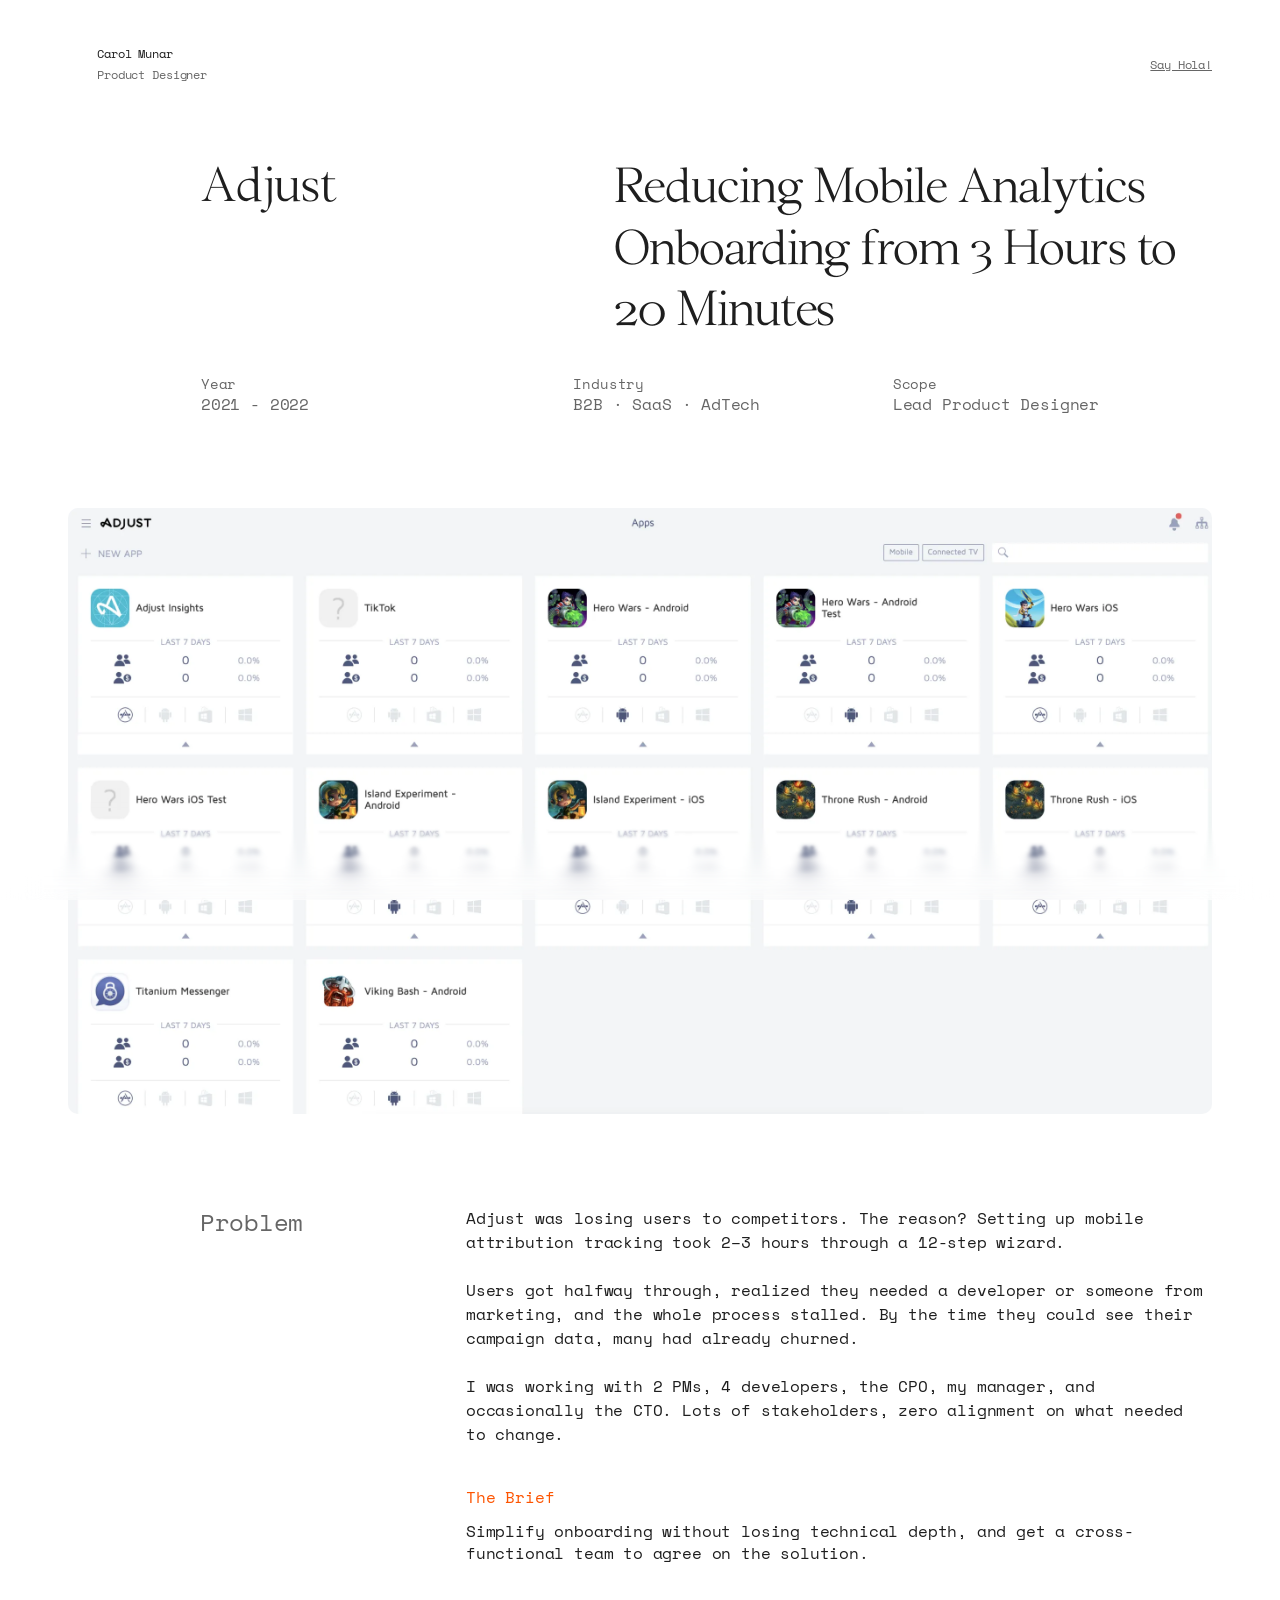
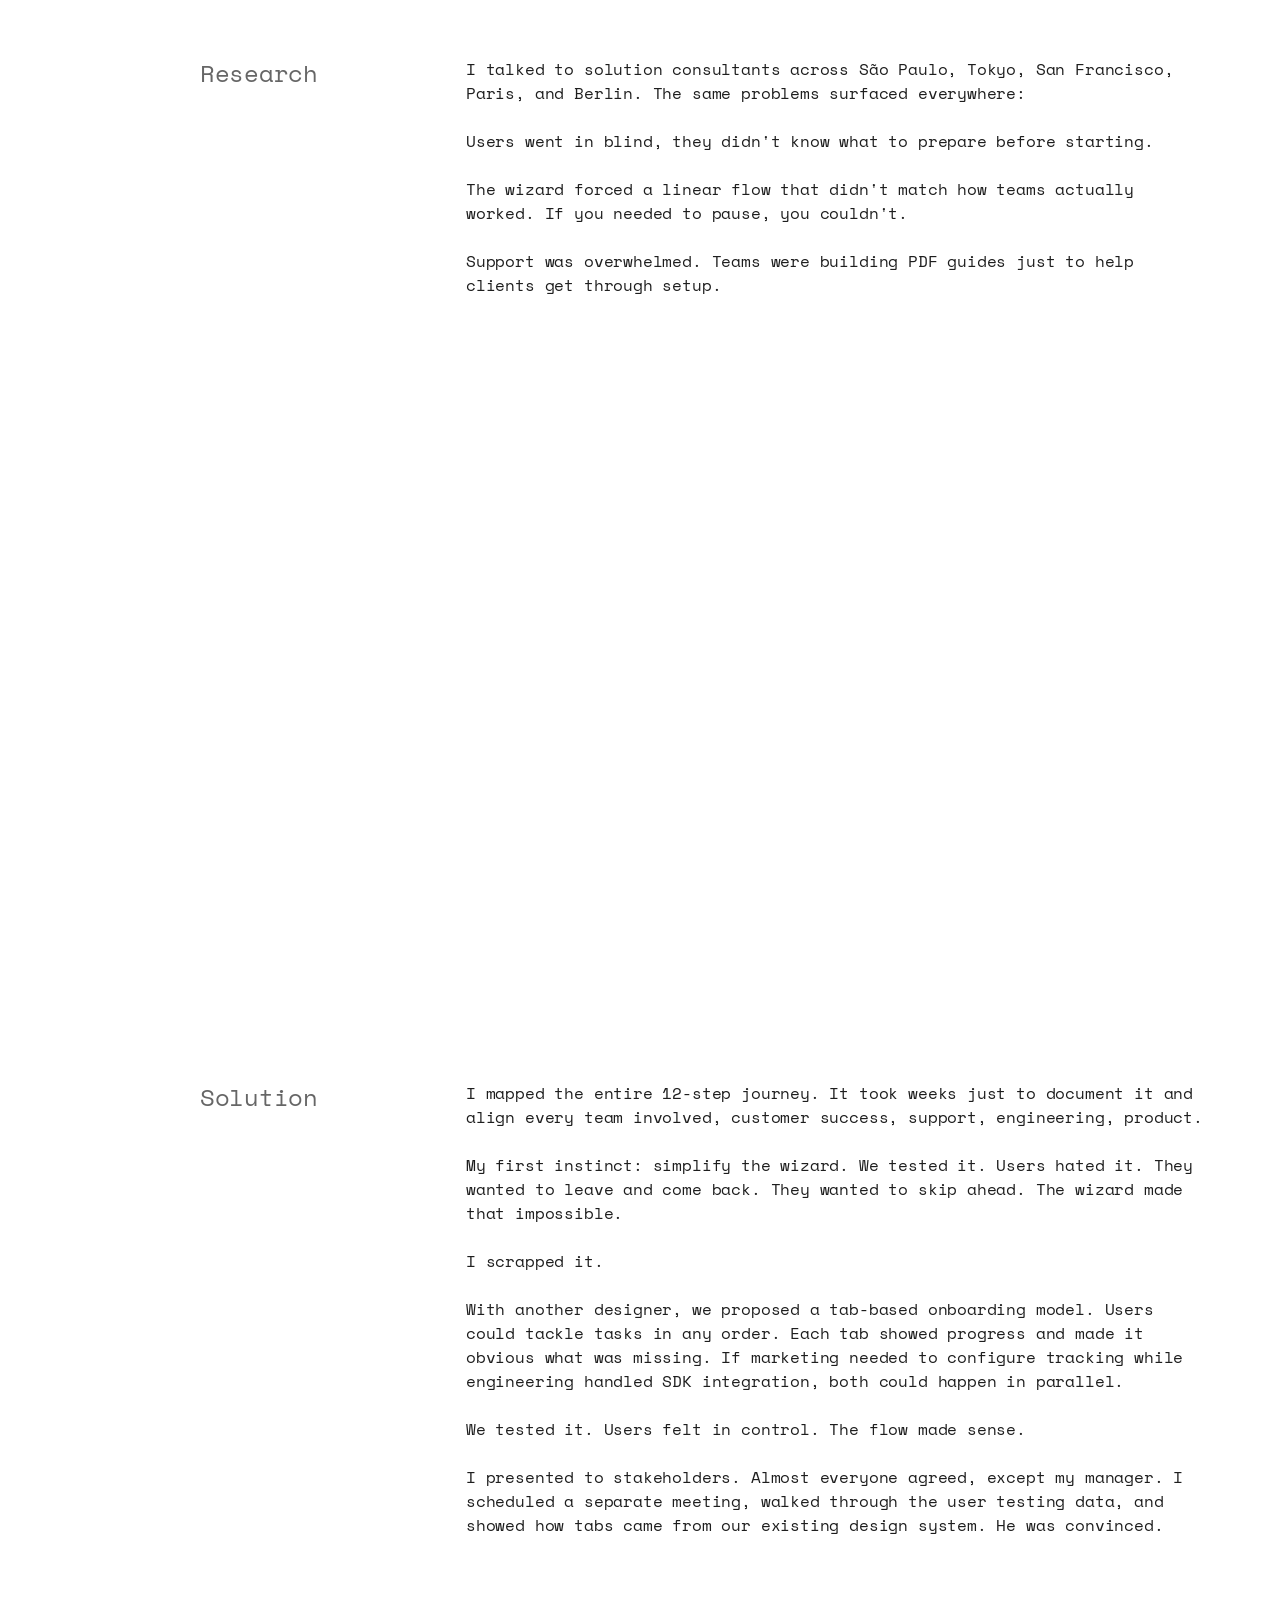
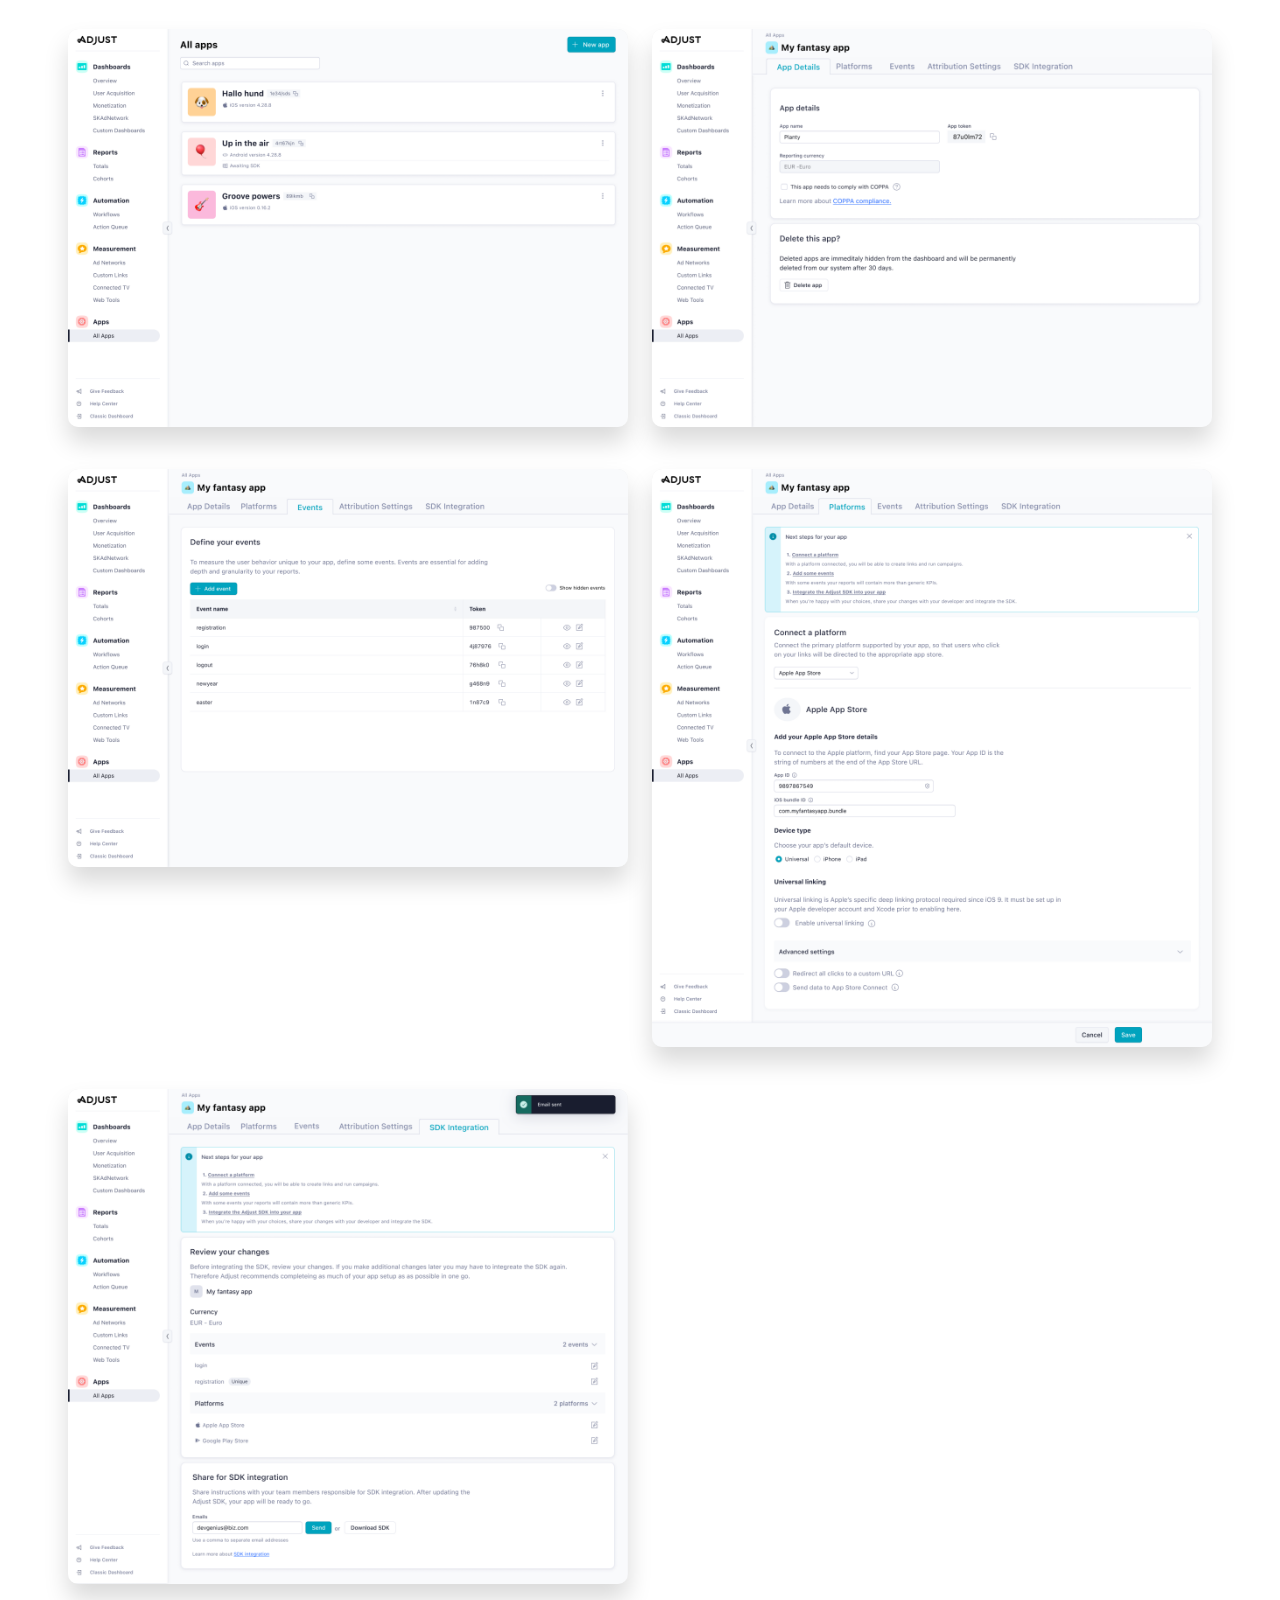
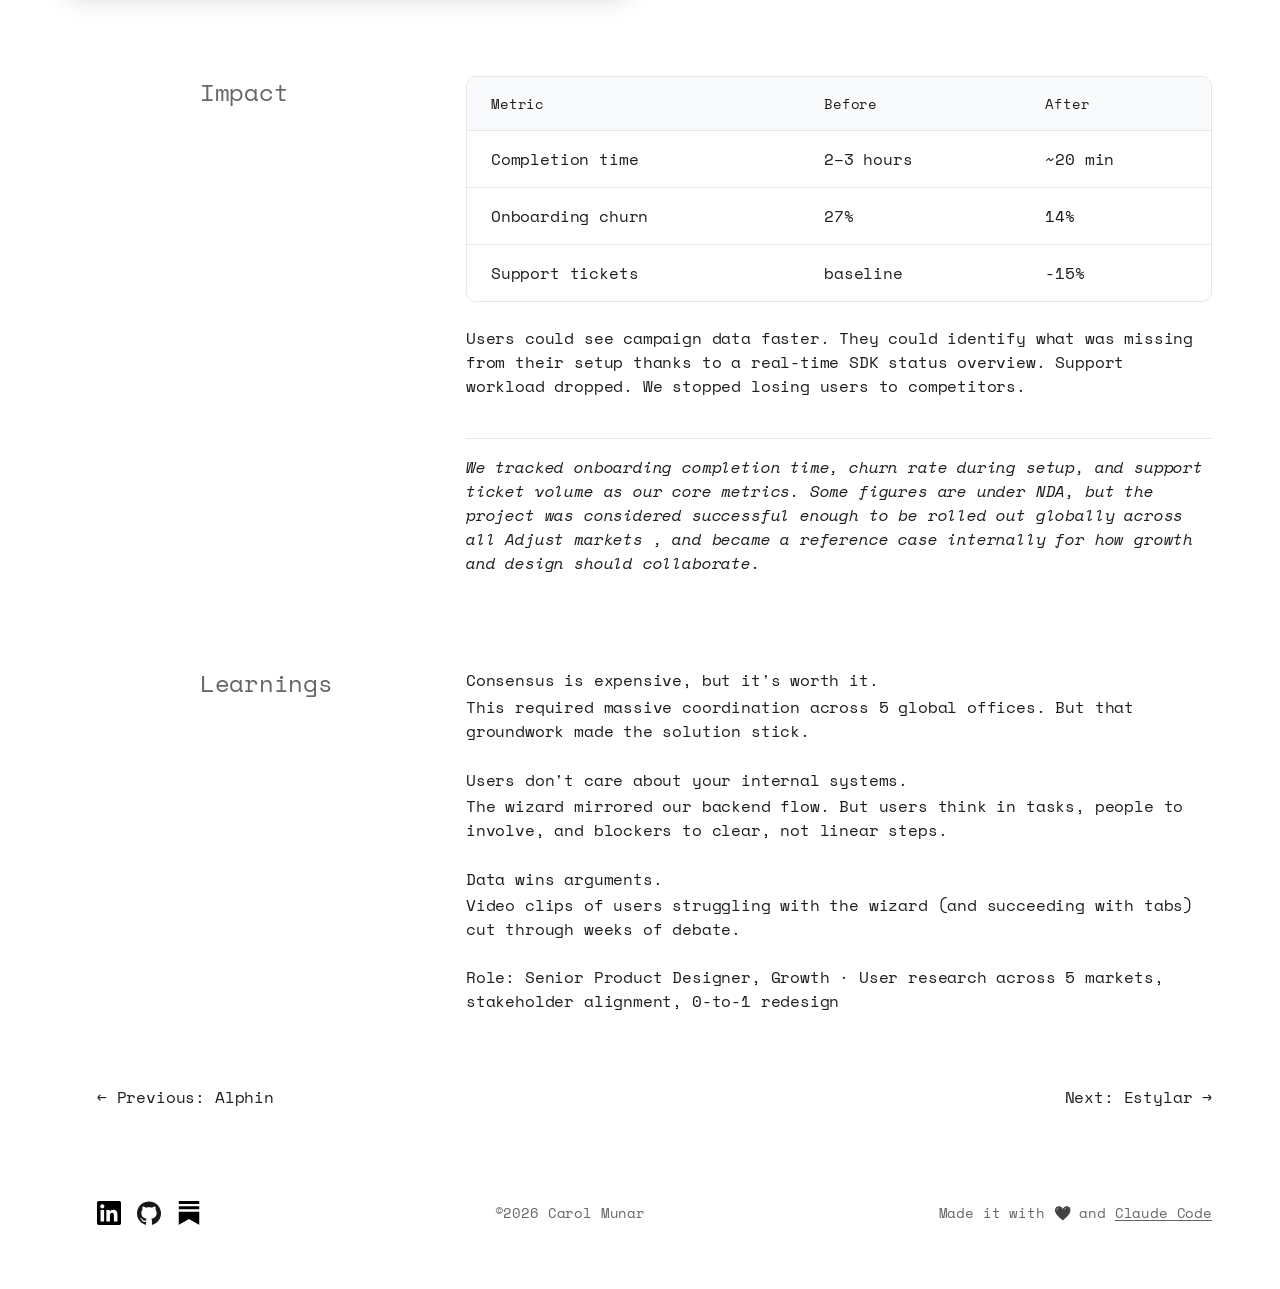
<file: projects/adjust.html>
<!DOCTYPE html>
<html lang="en">
<head>
    <meta charset="UTF-8">
    <meta name="viewport" content="width=device-width, initial-scale=1.0">
    <title>Adjust · Carol Munar</title>
    <link rel="icon" type="image/png" href="../favicon.png">

    <!-- SEO -->
    <meta name="description" content="How Carol Munar redesigned Adjust's mobile analytics onboarding, cutting setup time from 3 hours to 20 minutes and reducing churn by 48%.">
    <link rel="canonical" href="https://www.carolmunar.com/projects/adjust">

    <!-- Open Graph -->
    <meta property="og:type"        content="website">
    <meta property="og:url"         content="https://www.carolmunar.com/projects/adjust">
    <meta property="og:title"       content="Adjust · Mobile Analytics Onboarding · Carol Munar">
    <meta property="og:description" content="How Carol Munar redesigned Adjust's mobile analytics onboarding, cutting setup time from 3 hours to 20 minutes and reducing churn by 48%.">
    <meta property="og:image"       content="https://www.carolmunar.com/logos/og-image.png">

    <!-- Same fonts as main portfolio -->
    <link rel="preconnect" href="https://fonts.googleapis.com">
    <link rel="preconnect" href="https://fonts.gstatic.com" crossorigin>
    <link href="https://fonts.googleapis.com/css2?family=Space+Mono:wght@400;700&display=swap" rel="stylesheet">

    <!-- Shared case study styles (same CSS as alphin, all class names are generic) -->
    <link rel="stylesheet" href="alphin.css?v=3">
    <!-- PostHog Analytics -->
    <script>
        !function(t,e){var o,n,p,r;e.__SV||(window.posthog=e,e._i=[],e.init=function(i,s,a){function g(t,e){var o=e.split(".");2==o.length&&(t=t[o[0]],e=o[1]),t[e]=function(){t.push([e].concat(Array.prototype.slice.call(arguments,0)))}}(p=t.createElement("script")).type="text/javascript",p.async=!0,p.src=s.api_host.replace(".i.posthog.com","-assets.i.posthog.com")+"/static/array.js",(r=t.getElementsByTagName("script")[0]).parentNode.insertBefore(p,r);var u=e;for(void 0!==a?u=e[a]=[]:a="posthog",u.people=u.people||[],u.toString=function(t){var e="posthog";return"posthog"!==a&&(e+="."+a),t||(e+=" (stub)"),e},u.people.toString=function(){return u.toString(1)+".people (stub)"},o="init capture register register_once register_for_session unregister opt_out_capturing has_opted_out_capturing opt_in_capturing reset isFeatureEnabled getFeatureFlag getFeatureFlagPayload reloadFeatureFlags group identify setPersonProperties setPersonPropertiesForFlags resetPersonPropertiesForFlags setGroupPropertiesForFlags resetGroups onFeatureFlags addFeatureFlagsHandler onSessionId getSurveys getActiveMatchingSurveys renderSurvey canRenderSurvey getNextSurveyStep".split(" "),n=0;n<o.length;n++)g(u,o[n]);e._i.push([i,s,a])},e.__SV=1)}(document,window.posthog||[]);
        posthog.init('phc_B0JxLwVXjqtCLqUhzrqNUlNWBGZ2Au1851EdzqLn0kw', {
            api_host: 'https://eu.i.posthog.com',
            defaults: '2026-01-30'
        })
    </script>
</head>
<body>

    <!-- ============================================
         HEADER , same as all case studies
         ============================================ -->
    <header class="cs-header">
        <div>
            <a href="../index.html" class="cs-header-name">Carol Munar</a>
            <p class="cs-header-role">Product Designer</p>
        </div>
        <a href="mailto:caritomunar@gmail.com" class="cs-header-contact">Say Hola!</a>
    </header>


    <main class="cs-main">

        <!-- ============================================
             TITLE AREA
             "Adjust" left (Williwaw 56px),
             H1 + metadata right.
             Figma: "Adjust" at left:96.5px, H1 at left:614px
             → left column = 518px wide
             Using cs-title-area--adjust for the column split.
             ============================================ -->
        <div class="cs-title-area cs-title-area--adjust">
            <div>
                <span class="cs-company-name cs-company-name--adjust">Adjust</span>
            </div>
            <div>
                <h1 class="cs-h1 cs-h1--adjust">
                    Reducing Mobile Analytics Onboarding from 3 Hours to 20 Minutes
                </h1>
            </div>
            <!-- Meta spans both columns: Year aligns with company name, Industry with H1 -->
            <div class="cs-meta">
                <div class="cs-meta-item">
                    <span class="cs-meta-label">Year</span>
                    <span class="cs-meta-value">2021 - 2022</span>
                </div>
                <div class="cs-meta-item">
                    <span class="cs-meta-label">Industry</span>
                    <span class="cs-meta-value">B2B · SaaS · AdTech</span>
                </div>
                <div class="cs-meta-item">
                    <span class="cs-meta-label">Scope</span>
                    <span class="cs-meta-value">Lead Product Designer</span>
                </div>
            </div>
        </div>


        <!-- ── HERO IMAGE ── -->
        <div class="cs-image-wrap">
            <img
                src="img/ad1.webp"
                alt="Adjust onboarding dashboard">
        </div>


        <!-- ============================================
             SECTION: PROBLEM
             ============================================ -->
        <section class="cs-section">
            <div class="cs-section-label">
                <h2>Problem</h2>
            </div>
            <div class="cs-section-content">
                <p>
                    Adjust was losing users to competitors. The reason? Setting up mobile
                    attribution tracking took 2–3 hours through a 12-step wizard.
                </p>
                <p>
                    Users got halfway through, realized they needed a developer or someone from
                    marketing, and the whole process stalled. By the time they could see their
                    campaign data, many had already churned.
                </p>
                <p>
                    I was working with 2 PMs, 4 developers, the CPO, my manager, and occasionally
                    the CTO. Lots of stakeholders, zero alignment on what needed to change.
                </p>

                <div class="cs-brief">
                    <p class="cs-label-orange">The Brief</p>
                    <p class="cs-brief-text">
                        Simplify onboarding without losing technical depth, and get a
                        cross-functional team to agree on the solution.
                    </p>
                </div>
            </div>
        </section>


        <!-- ============================================
             SECTION: RESEARCH
             ============================================ -->
        <section class="cs-section">
            <div class="cs-section-label">
                <h2>Research</h2>
            </div>
            <div class="cs-section-content">
                <p>
                    I talked to solution consultants across São Paulo, Tokyo, San Francisco,
                    Paris, and Berlin. The same problems surfaced everywhere:
                </p>
                <p>
                    Users went in blind, they didn't know what to prepare before starting.
                </p>
                <p>
                    The wizard forced a linear flow that didn't match how teams actually worked.
                    If you needed to pause, you couldn't.
                </p>
                <p>
                    Support was overwhelmed. Teams were building PDF guides just to help clients
                    get through setup.
                </p>
            </div>
        </section>


        <!-- ── MIRO RESEARCH BOARD EMBED ──
             Interactive iframe , visitors can zoom and pan to read sticky notes.
             Requires the Miro board to be set to "Anyone with the link can view". -->
        <div class="cs-miro-embed">
            <iframe
                width="100%"
                height="500"
                src="https://miro.com/app/live-embed/uXjVJ1FmU5M=/?embedMode=view_only_without_ui&moveToViewport=-27056,-24796,43300,17605&embedId=36658607263"
                frameborder="0"
                scrolling="no"
                loading="lazy"
                allow="fullscreen; clipboard-read; clipboard-write"
                allowfullscreen
                title="Adjust , research Miro board">
            </iframe>
        </div>



        <!-- ============================================
             SECTION: SOLUTION
             ============================================ -->
        <section class="cs-section">
            <div class="cs-section-label">
                <h2>Solution</h2>
            </div>
            <div class="cs-section-content">
                <p>
                    I mapped the entire 12-step journey. It took weeks just to document it and
                    align every team involved, customer success, support, engineering, product.
                </p>
                <p>
                    My first instinct: simplify the wizard. We tested it. Users hated it. They
                    wanted to leave and come back. They wanted to skip ahead. The wizard made
                    that impossible.
                </p>
                <p>
                    I scrapped it.
                </p>
                <p>
                    With another designer, we proposed a tab-based onboarding model. Users could
                    tackle tasks in any order. Each tab showed progress and made it obvious what
                    was missing. If marketing needed to configure tracking while engineering
                    handled SDK integration, both could happen in parallel.
                </p>
                <p>
                    We tested it. Users felt in control. The flow made sense.
                </p>
                <p>
                    I presented to stakeholders. Almost everyone agreed, except my manager.
                    I scheduled a separate meeting, walked through the user testing data, and
                    showed how tabs came from our existing design system. He was convinced.
                </p>
            </div>
        </section>


        <!-- ── SOLUTION GALLERY ──
             White cards with drop shadows, showing the redesigned product.
             ad5–ad8: solution screens. ad9 available for a third row if needed. -->
        <div class="cs-solution-gallery">

            <!-- Row 1: two equal-width screens -->
            <div class="cs-solution-row">
                <div class="cs-solution-card">
                    <img src="img/ad5.webp"
                         alt="Adjust redesign , onboarding overview tab"
                         loading="lazy">
                </div>
                <div class="cs-solution-card">
                    <img src="img/ad6.webp"
                         alt="Adjust redesign , configure tracking tab"
                         loading="lazy">
                </div>
            </div>

            <!-- Row 2: two screens -->
            <div class="cs-solution-row">
                <div class="cs-solution-card">
                    <img src="img/ad7.webp"
                         alt="Adjust redesign , SDK integration step"
                         loading="lazy">
                </div>
                <div class="cs-solution-card">
                    <img src="img/ad8.webp"
                         alt="Adjust redesign , tracking links setup"
                         loading="lazy">
                </div>
            </div>

            <!-- Row 3: single half-width card, left-aligned (matches Figma , SDK Integration screen) -->
            <div class="cs-solution-row cs-solution-row--single">
                <div class="cs-solution-card">
                    <img src="img/ad9.webp"
                         alt="Adjust redesign , SDK integration review screen"
                         loading="lazy">
                </div>
            </div>

        </div><!-- end .cs-solution-gallery -->


        <!-- ============================================
             SECTION: IMPACT
             ============================================ -->
        <section class="cs-section">
            <div class="cs-section-label">
                <h2>Impact</h2>
            </div>
            <div class="cs-section-content">
                <div class="cs-table-wrap">
                    <table class="cs-table">
                        <thead>
                            <tr>
                                <th>Metric</th>
                                <th>Before</th>
                                <th>After</th>
                            </tr>
                        </thead>
                        <tbody>
                            <tr>
                                <td>Completion time</td>
                                <td data-label="Before">2–3 hours</td>
                                <td data-label="After">~20 min</td>
                            </tr>
                            <tr>
                                <td>Onboarding churn</td>
                                <td data-label="Before">27%</td>
                                <td data-label="After">14%</td>
                            </tr>
                            <tr>
                                <td>Support tickets</td>
                                <td data-label="Before">baseline</td>
                                <td data-label="After">-15%</td>
                            </tr>
                        </tbody>
                    </table>
                </div>

                <p>
                    Users could see campaign data faster. They could identify what was missing
                    from their setup thanks to a real-time SDK status overview. Support workload
                    dropped. We stopped losing users to competitors.
                </p>

                <p class="cs-nda-note">We tracked onboarding completion time,
churn rate during setup, and support ticket volume as our core
metrics. Some figures are under NDA, but the project was
considered successful enough to be rolled out globally across
all Adjust markets , and became a reference case internally
for how growth and design should collaborate.</p>
            </div>
        </section>


        <!-- ============================================
             SECTION: LEARNINGS
             ============================================ -->
        <section class="cs-section">
            <div class="cs-section-label">
                <h2>Learnings</h2>
            </div>
            <div class="cs-section-content">
                <div>
                    <p class="cs-decision-title">Consensus is expensive, but it's worth it.</p>
                    <p>
                        This required massive coordination across 5 global offices. But that
                        groundwork made the solution stick.
                    </p>
                </div>
                <div>
                    <p class="cs-decision-title">Users don't care about your internal systems.</p>
                    <p>
                        The wizard mirrored our backend flow. But users think in tasks, people
                        to involve, and blockers to clear, not linear steps.
                    </p>
                </div>
                <div>
                    <p class="cs-decision-title">Data wins arguments.</p>
                    <p>
                        Video clips of users struggling with the wizard (and succeeding with tabs)
                        cut through weeks of debate.
                    </p>
                </div>

                <p class="cs-footer-role">
                    Role: Senior Product Designer, Growth · User research across 5 markets,
                    stakeholder alignment, 0-to-1 redesign
                </p>
            </div>
        </section>


        <!-- ============================================
             FOOTER — prev/next nav only (role lives in Learnings above)
             ============================================ -->
        <footer class="cs-footer">
            <div class="cs-footer-nav">
                <a href="alphin.html" class="cs-next-link">← Previous: Alphin</a>
                <a href="estylar.html" class="cs-next-link">Next: Estylar →</a>
            </div>
        </footer>

    </main>

    <!-- ============================================
         SITE FOOTER , same as the index page
         ============================================ -->
    <footer class="site-footer">
        <div class="footer-logos">
            <a href="https://www.linkedin.com/in/carolmunar/" target="_blank" rel="noopener" aria-label="LinkedIn">
                <img src="../logos/linkedin.svg" alt="LinkedIn" width="24" height="24">
            </a>
            <a href="https://github.com/carolmunar" target="_blank" rel="noopener" aria-label="GitHub">
                <img src="../logos/github.svg" alt="GitHub" width="24" height="24">
            </a>
            <a href="https://substack.com/@carolmunar" target="_blank" rel="noopener" aria-label="Substack">
                <img src="../logos/substack.svg" alt="Substack" width="24" height="24">
            </a>
        </div>
        <p class="footer-copy">©2026 Carol Munar</p>
        <p class="footer-made">Made it with 🖤 and <a href="https://claude.ai/code" target="_blank" rel="noopener">Claude Code</a></p>
    </footer>

    <!-- Progressive blur overlay , blur.js fills this with 8 inner layers -->
    <div id="scroll-blur" aria-hidden="true"></div>
    <script src="blur.js"></script>

    <script>
        /* MIRO SCROLL-CAPTURE FIX
           Problem: when the mouse is over a Miro iframe, scrolling zooms the
           board instead of scrolling the page , because the iframe captures
           the scroll event before the page sees it.
           Fix: an overlay (::after pseudo-element from alphin.css) sits on top
           of the iframe by default, intercepting those events. The user clicks
           once to activate the board, then the overlay is removed. When the
           mouse leaves, the overlay comes back , ready for the next scroll. */
        document.querySelectorAll('.cs-miro-embed').forEach(function(embed) {
            // Click → activate: hide the overlay so the iframe is fully interactive
            embed.addEventListener('click', function() {
                embed.classList.add('is-active');
            });
            // Mouse leaves → deactivate: restore the overlay for the next scroll
            embed.addEventListener('mouseleave', function() {
                embed.classList.remove('is-active');
            });
        });
    </script>

</body>
</html>
</file>
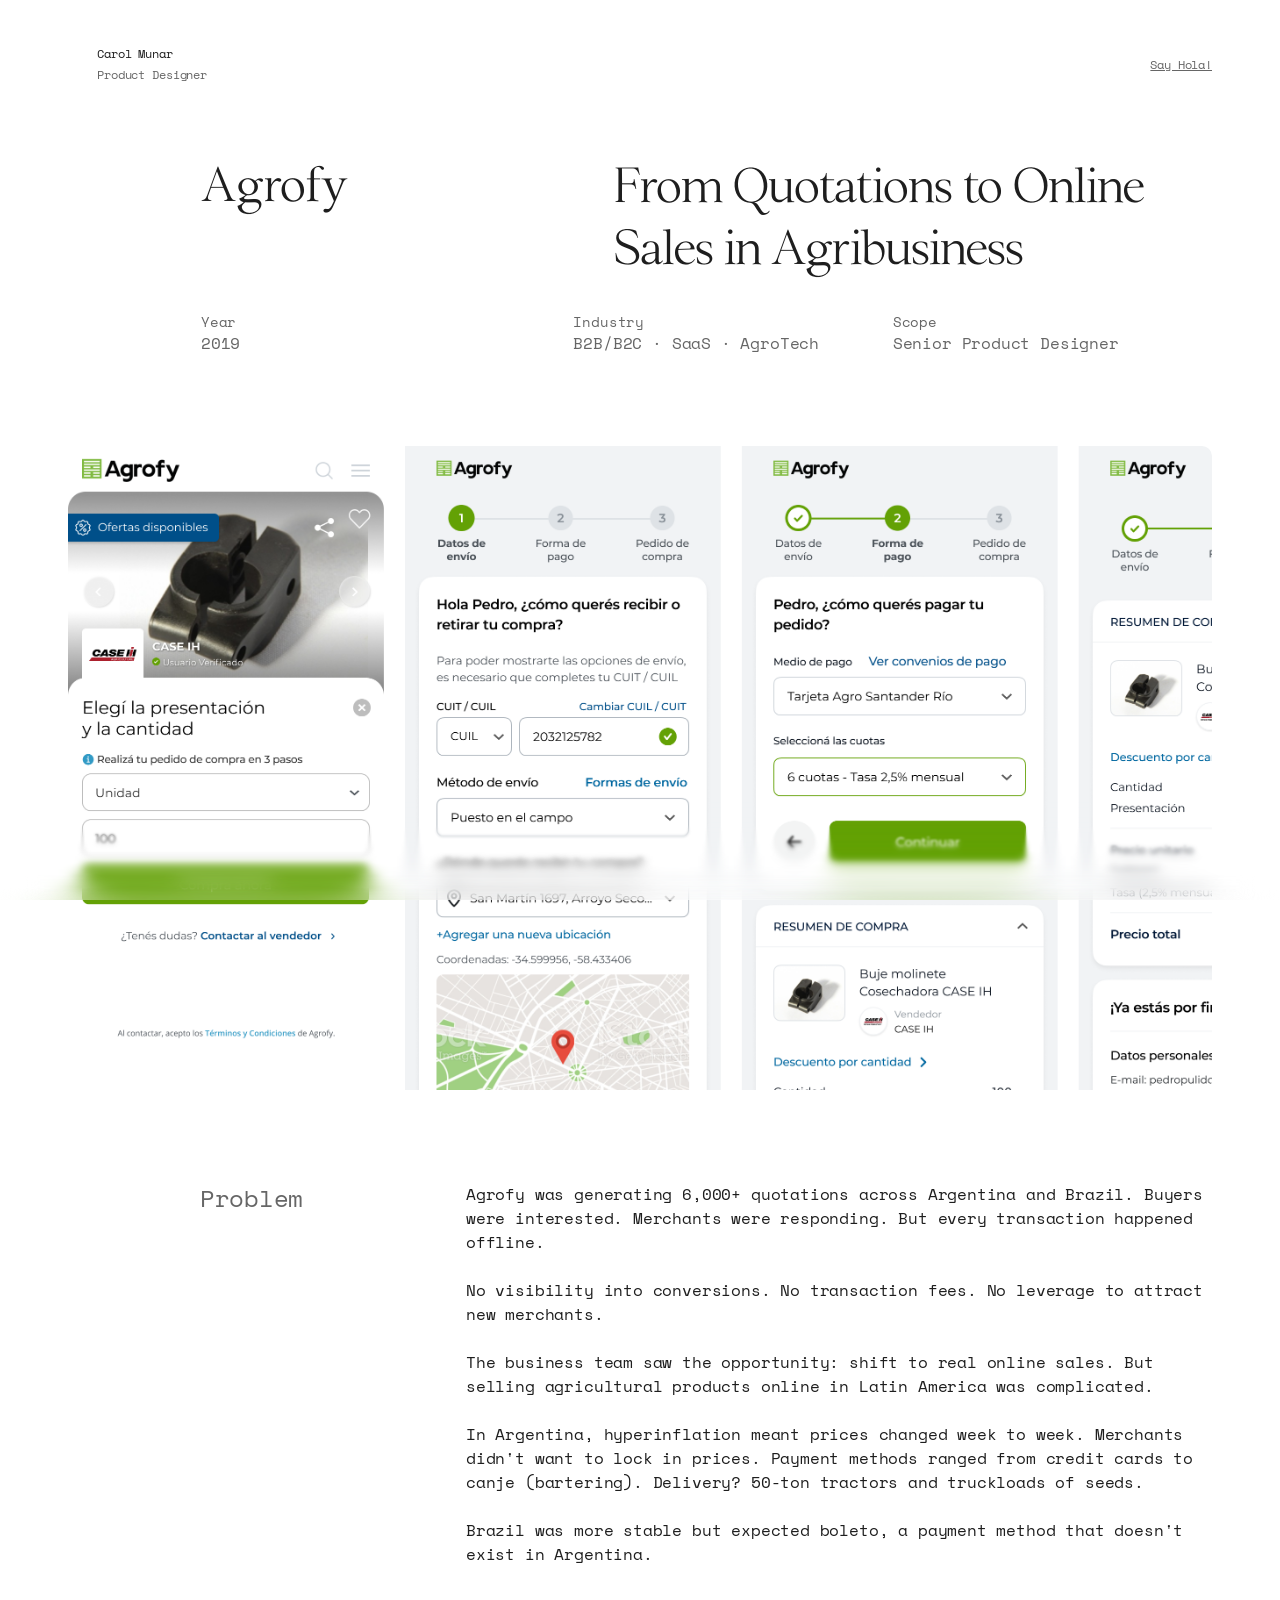
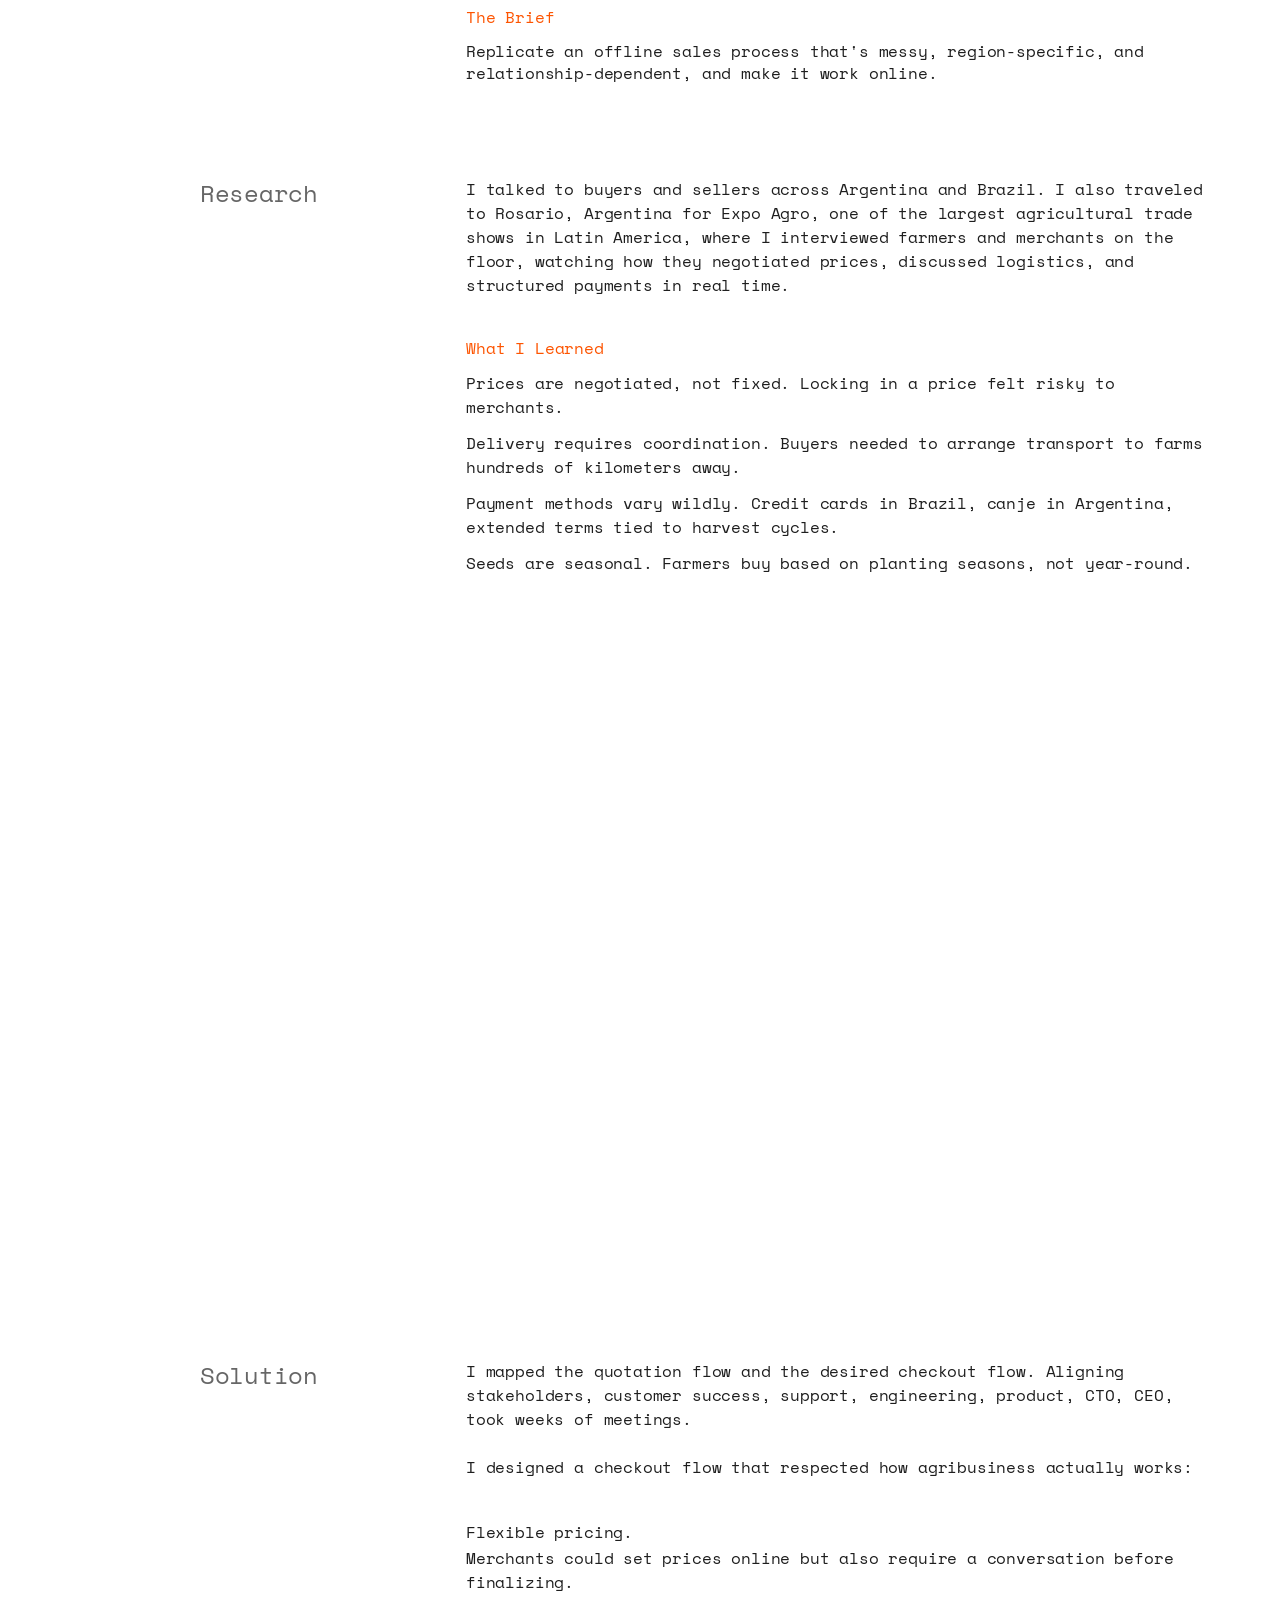
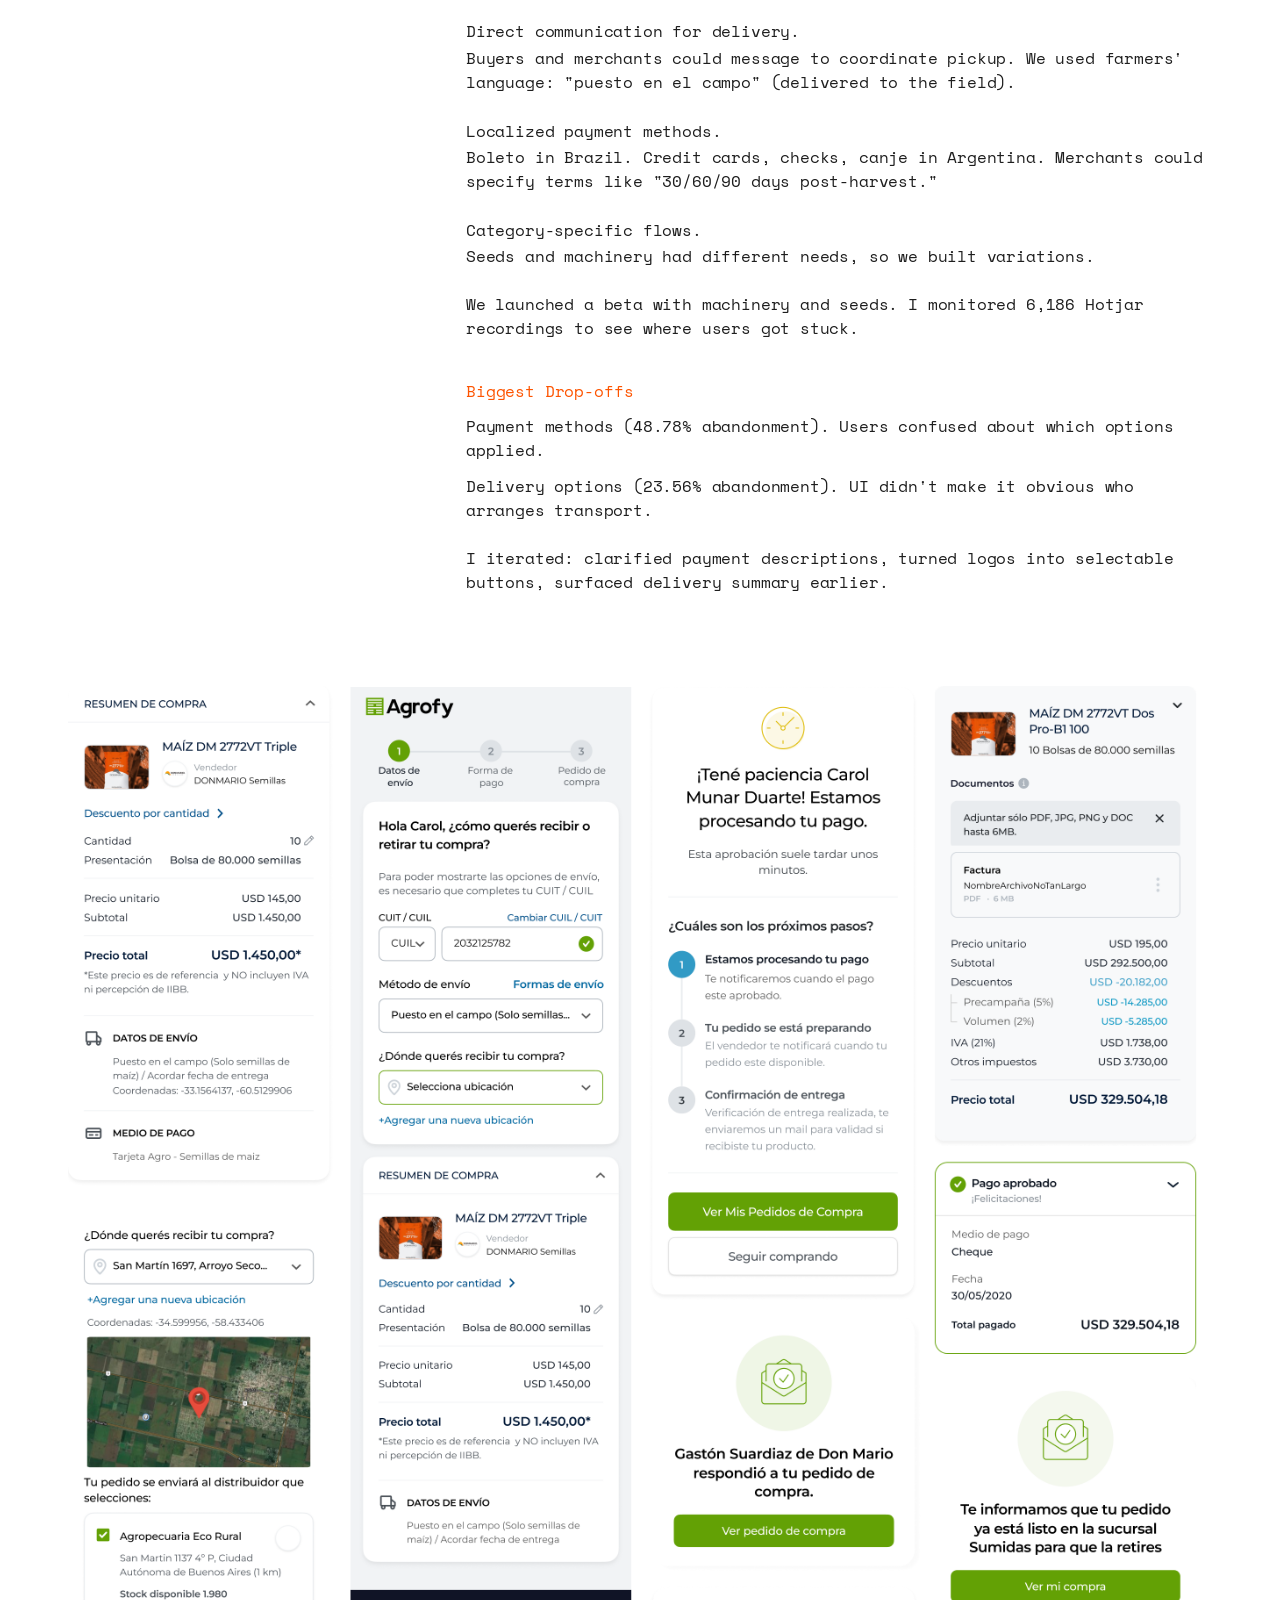
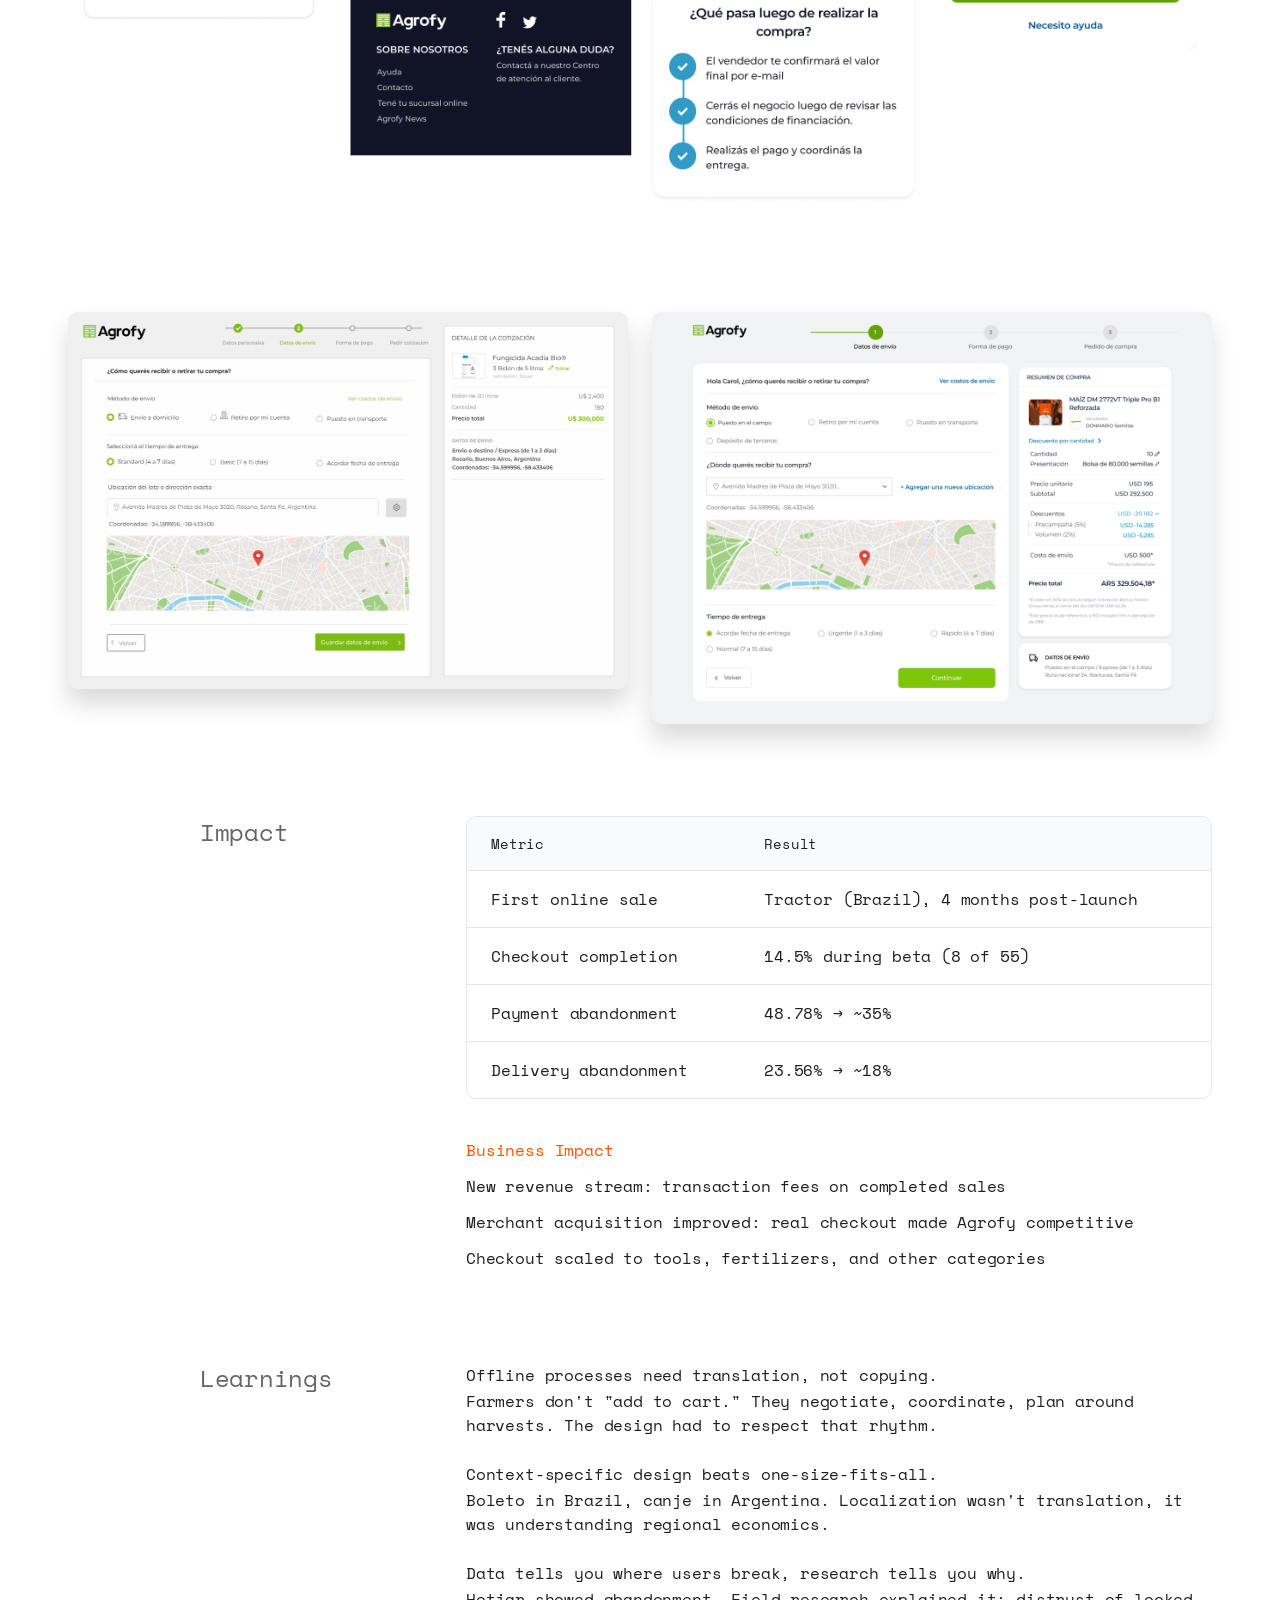
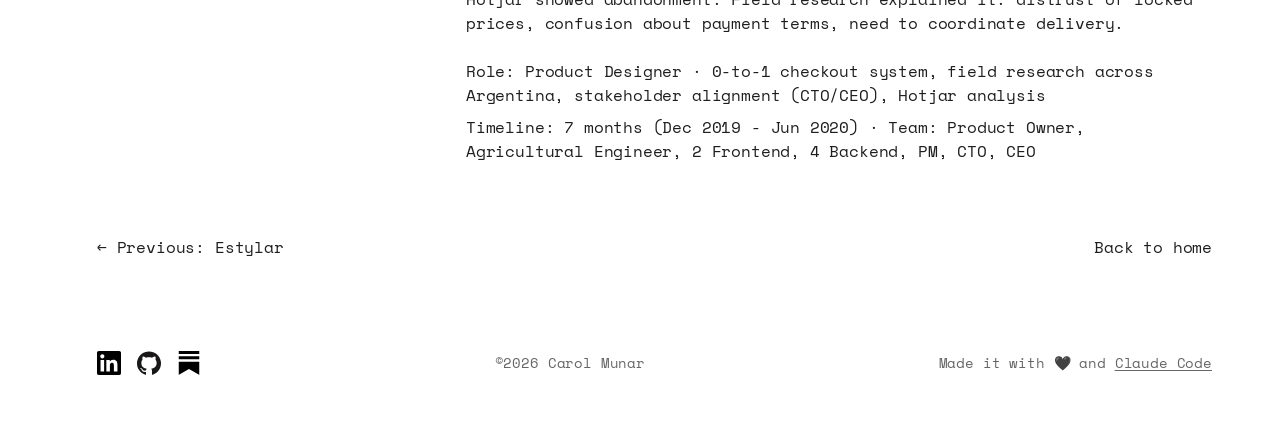
<file: projects/agrofy.html>
<!DOCTYPE html>
<html lang="en">
<head>
    <meta charset="UTF-8">
    <meta name="viewport" content="width=device-width, initial-scale=1.0">
    <title>Agrofy · Carol Munar</title>
    <link rel="icon" type="image/png" href="../favicon.png">

    <!-- SEO -->
    <meta name="description" content="How Carol Munar built Agrofy's first online checkout for agribusiness, enabling real transactions across Argentina and Brazil.">
    <link rel="canonical" href="https://www.carolmunar.com/projects/agrofy">

    <!-- Open Graph -->
    <meta property="og:type"        content="website">
    <meta property="og:url"         content="https://www.carolmunar.com/projects/agrofy">
    <meta property="og:title"       content="Agrofy · Agribusiness Checkout · Carol Munar">
    <meta property="og:description" content="How Carol Munar built Agrofy's first online checkout for agribusiness, enabling real transactions across Argentina and Brazil.">
    <meta property="og:image"       content="https://www.carolmunar.com/logos/og-image.png">

    <link rel="preconnect" href="https://fonts.googleapis.com">
    <link rel="preconnect" href="https://fonts.gstatic.com" crossorigin>
    <link href="https://fonts.googleapis.com/css2?family=Space+Mono:wght@400;700&display=swap" rel="stylesheet">

    <!-- Shared case study styles -->
    <link rel="stylesheet" href="alphin.css?v=3">
    <!-- PostHog Analytics -->
    <script>
        !function(t,e){var o,n,p,r;e.__SV||(window.posthog=e,e._i=[],e.init=function(i,s,a){function g(t,e){var o=e.split(".");2==o.length&&(t=t[o[0]],e=o[1]),t[e]=function(){t.push([e].concat(Array.prototype.slice.call(arguments,0)))}}(p=t.createElement("script")).type="text/javascript",p.async=!0,p.src=s.api_host.replace(".i.posthog.com","-assets.i.posthog.com")+"/static/array.js",(r=t.getElementsByTagName("script")[0]).parentNode.insertBefore(p,r);var u=e;for(void 0!==a?u=e[a]=[]:a="posthog",u.people=u.people||[],u.toString=function(t){var e="posthog";return"posthog"!==a&&(e+="."+a),t||(e+=" (stub)"),e},u.people.toString=function(){return u.toString(1)+".people (stub)"},o="init capture register register_once register_for_session unregister opt_out_capturing has_opted_out_capturing opt_in_capturing reset isFeatureEnabled getFeatureFlag getFeatureFlagPayload reloadFeatureFlags group identify setPersonProperties setPersonPropertiesForFlags resetPersonPropertiesForFlags setGroupPropertiesForFlags resetGroups onFeatureFlags addFeatureFlagsHandler onSessionId getSurveys getActiveMatchingSurveys renderSurvey canRenderSurvey getNextSurveyStep".split(" "),n=0;n<o.length;n++)g(u,o[n]);e._i.push([i,s,a])},e.__SV=1)}(document,window.posthog||[]);
        posthog.init('phc_B0JxLwVXjqtCLqUhzrqNUlNWBGZ2Au1851EdzqLn0kw', {
            api_host: 'https://eu.i.posthog.com',
            defaults: '2026-01-30'
        })
    </script>
</head>
<body>

    <header class="cs-header">
        <div>
            <a href="../index.html" class="cs-header-name">Carol Munar</a>
            <p class="cs-header-role">Product Designer</p>
        </div>
        <a href="mailto:caritomunar@gmail.com" class="cs-header-contact">Say Hola!</a>
    </header>


    <main class="cs-main">

        <!-- ============================================
             TITLE AREA
             Same column split as Adjust (518px left col).
             Figma: "Agrofy" at left:0.5px, H1 at left:518.5px
             ============================================ -->
        <div class="cs-title-area cs-title-area--adjust">
            <div>
                <span class="cs-company-name cs-company-name--adjust">Agrofy</span>
            </div>
            <div>
                <h1 class="cs-h1">From Quotations to Online Sales in Agribusiness</h1>
            </div>
            <!-- Meta spans both columns: Year aligns with company name, Industry with H1 -->
            <div class="cs-meta">
                <div class="cs-meta-item">
                    <span class="cs-meta-label">Year</span>
                    <span class="cs-meta-value">2019</span>
                </div>
                <div class="cs-meta-item">
                    <span class="cs-meta-label">Industry</span>
                    <span class="cs-meta-value">B2B/B2C · SaaS · AgroTech</span>
                </div>
                <div class="cs-meta-item">
                    <span class="cs-meta-label">Scope</span>
                    <span class="cs-meta-value">Senior Product Designer</span>
                </div>
            </div>
        </div>


        <!-- ── HERO IMAGE ── mobile checkout flow (4 screens) -->
        <div class="cs-image-wrap">
            <img src="img/agrofy1.webp" alt="Agrofy , mobile checkout flow: product page, shipping, payment, and order summary">
        </div>


        <!-- ============================================
             SECTION: PROBLEM
             ============================================ -->
        <section class="cs-section">
            <div class="cs-section-label">
                <h2>Problem</h2>
            </div>
            <div class="cs-section-content">
                <p>
                    Agrofy was generating 6,000+ quotations across Argentina and Brazil.
                    Buyers were interested. Merchants were responding. But every transaction
                    happened offline.
                </p>
                <p>
                    No visibility into conversions. No transaction fees. No leverage to
                    attract new merchants.
                </p>
                <p>
                    The business team saw the opportunity: shift to real online sales. But
                    selling agricultural products online in Latin America was complicated.
                </p>
                <p>
                    In Argentina, hyperinflation meant prices changed week to week. Merchants
                    didn't want to lock in prices. Payment methods ranged from credit cards to
                    canje (bartering). Delivery? 50-ton tractors and truckloads of seeds.
                </p>
                <p>
                    Brazil was more stable but expected boleto, a payment method that doesn't
                    exist in Argentina.
                </p>

                <div class="cs-brief">
                    <p class="cs-label-orange">The Brief</p>
                    <p class="cs-brief-text">
                        Replicate an offline sales process that's messy, region-specific,
                        and relationship-dependent, and make it work online.
                    </p>
                </div>
            </div>
        </section>




        <!-- ============================================
             SECTION: RESEARCH
             ============================================ -->
        <section class="cs-section">
            <div class="cs-section-label">
                <h2>Research</h2>
            </div>
            <div class="cs-section-content">
                <p>
                    I talked to buyers and sellers across Argentina and Brazil. I also traveled
                    to Rosario, Argentina for Expo Agro, one of the largest agricultural trade
                    shows in Latin America, where I interviewed farmers and merchants on the floor,
                    watching how they negotiated prices, discussed logistics, and structured
                    payments in real time.
                </p>

                <!-- What I Learned callout -->
                <div class="cs-brief">
                    <p class="cs-label-orange">What I Learned</p>
                    <p>
                        Prices are negotiated, not fixed. Locking in a price felt risky
                        to merchants.
                    </p>
                    <p>
                        Delivery requires coordination. Buyers needed to arrange transport
                        to farms hundreds of kilometers away.
                    </p>
                    <p>
                        Payment methods vary wildly. Credit cards in Brazil, canje in
                        Argentina, extended terms tied to harvest cycles.
                    </p>
                    <p>
                        Seeds are seasonal. Farmers buy based on planting seasons, not
                        year-round.
                    </p>
                </div>
            </div>
        </section>


        <!-- ── MIRO RESEARCH BOARD EMBED ──
             Interactive iframe , visitors can zoom and pan to explore the research.
             Requires the Miro board to be set to "Anyone with the link can view". -->
        <div class="cs-miro-embed">
            <iframe
                width="100%"
                height="500"
                src="https://miro.com/app/live-embed/uXjVIU2CTdI=/?embedMode=view_only_without_ui&moveToViewport=-41563%2C-3713%2C23385%2C43365&embedId=700073022943"
                frameborder="0"
                scrolling="no"
                loading="lazy"
                allow="fullscreen; clipboard-read; clipboard-write"
                allowfullscreen
                title="Agrofy , research Miro board">
            </iframe>
        </div>


        <!-- ============================================
             SECTION: SOLUTION
             ============================================ -->
        <section class="cs-section">
            <div class="cs-section-label">
                <h2>Solution</h2>
            </div>
            <div class="cs-section-content">
                <p>
                    I mapped the quotation flow and the desired checkout flow. Aligning
                    stakeholders, customer success, support, engineering, product, CTO,
                    CEO, took weeks of meetings.
                </p>
                <p>I designed a checkout flow that respected how agribusiness actually works:</p>

                <!-- Four key decisions -->
                <div class="cs-decisions">
                    <div>
                        <p class="cs-decision-title">Flexible pricing.</p>
                        <p>
                            Merchants could set prices online but also require a conversation
                            before finalizing.
                        </p>
                    </div>
                    <div>
                        <p class="cs-decision-title">Direct communication for delivery.</p>
                        <p>
                            Buyers and merchants could message to coordinate pickup. We used
                            farmers' language: "puesto en el campo" (delivered to the field).
                        </p>
                    </div>
                    <div>
                        <p class="cs-decision-title">Localized payment methods.</p>
                        <p>
                            Boleto in Brazil. Credit cards, checks, canje in Argentina.
                            Merchants could specify terms like "30/60/90 days post-harvest."
                        </p>
                    </div>
                    <div>
                        <p class="cs-decision-title">Category-specific flows.</p>
                        <p>
                            Seeds and machinery had different needs, so we built variations.
                        </p>
                    </div>
                </div>

                <p>
                    We launched a beta with machinery and seeds. I monitored 6,186 Hotjar
                    recordings to see where users got stuck.
                </p>

                <!-- Biggest Drop-offs callout -->
                <div class="cs-brief">
                    <p class="cs-label-orange">Biggest Drop-offs</p>
                    <p>
                        Payment methods (48.78% abandonment). Users confused about which
                        options applied.
                    </p>
                    <p>
                        Delivery options (23.56% abandonment). UI didn't make it obvious
                        who arranges transport.
                    </p>
                </div>

                <p>
                    I iterated: clarified payment descriptions, turned logos into selectable
                    buttons, surfaced delivery summary earlier.
                </p>
            </div>
        </section>


        <!-- ── FULL-WIDTH SOLUTION IMAGE ── -->
        <div class="cs-image-wrap">
            <img src="img/agrofy3.webp" alt="Agrofy , checkout flow overview" loading="lazy">
        </div>


        <!-- ── SOLUTION SCREENS ──
             agrofy2 = delivery step (Fungicida checkout)
             agrofy4 = delivery step (MAÍZ/seeds checkout) -->
        <div class="cs-solution-gallery">
            <div class="cs-solution-row">
                <div class="cs-solution-card">
                    <img src="img/agrofy2.webp"
                         alt="Agrofy , delivery step in the Fungicida checkout flow"
                         loading="lazy">
                </div>
                <div class="cs-solution-card">
                    <img src="img/agrofy4.webp"
                         alt="Agrofy , delivery step in the seeds (MAÍZ) checkout flow"
                         loading="lazy">
                </div>
            </div>
        </div><!-- end .cs-solution-gallery -->


        <!-- ============================================
             SECTION: IMPACT
             2-column table (Metric + Result) , no "Before" column.
             Plus a "Business Impact" sub-section below the table.
             ============================================ -->
        <section class="cs-section">
            <div class="cs-section-label">
                <h2>Impact</h2>
            </div>
            <div class="cs-section-content">

                <!-- 2-column table -->
                <div class="cs-table-wrap">
                    <table class="cs-table">
                        <thead>
                            <tr>
                                <th>Metric</th>
                                <th>Result</th>
                            </tr>
                        </thead>
                        <tbody>
                            <tr>
                                <td>First online sale</td>
                                <td data-label="Result">Tractor (Brazil), 4 months post-launch</td>
                            </tr>
                            <tr>
                                <td>Checkout completion</td>
                                <td data-label="Result">14.5% during beta (8 of 55)</td>
                            </tr>
                            <tr>
                                <td>Payment abandonment</td>
                                <td data-label="Result">48.78% → ~35%</td>
                            </tr>
                            <tr>
                                <td>Delivery abandonment</td>
                                <td data-label="Result">23.56% → ~18%</td>
                            </tr>
                        </tbody>
                    </table>
                </div>

                <!-- Business Impact sub-section -->
                <div class="cs-brief">
                    <p class="cs-label-orange">Business Impact</p>
                    <p>New revenue stream: transaction fees on completed sales</p>
                    <p>
                        Merchant acquisition improved: real checkout made Agrofy competitive
                    </p>
                    <p>Checkout scaled to tools, fertilizers, and other categories</p>
                </div>

            </div>
        </section>


        <!-- ============================================
             SECTION: LEARNINGS
             ============================================ -->
        <section class="cs-section">
            <div class="cs-section-label">
                <h2>Learnings</h2>
            </div>
            <div class="cs-section-content">
                <div>
                    <p class="cs-decision-title">Offline processes need translation, not copying.</p>
                    <p>
                        Farmers don't "add to cart." They negotiate, coordinate, plan around
                        harvests. The design had to respect that rhythm.
                    </p>
                </div>
                <div>
                    <p class="cs-decision-title">Context-specific design beats one-size-fits-all.</p>
                    <p>
                        Boleto in Brazil, canje in Argentina. Localization wasn't
                        translation, it was understanding regional economics.
                    </p>
                </div>
                <div>
                    <p class="cs-decision-title">Data tells you where users break, research tells you why.</p>
                    <p>
                        Hotjar showed abandonment. Field research explained it: distrust of
                        locked prices, confusion about payment terms, need to coordinate
                        delivery.
                    </p>
                </div>

                <div class="cs-footer-role-group">
                    <p class="cs-footer-role">
                        Role: Product Designer · 0-to-1 checkout system, field research across
                        Argentina, stakeholder alignment (CTO/CEO), Hotjar analysis
                    </p>
                    <p class="cs-footer-role">
                        Timeline: 7 months (Dec 2019 - Jun 2020) · Team: Product Owner,
                        Agricultural Engineer, 2 Frontend, 4 Backend, PM, CTO, CEO
                    </p>
                </div>
            </div>
        </section>


        <!-- ============================================
             FOOTER — prev/next nav only (role lives in Learnings above)
             ============================================ -->
        <footer class="cs-footer">
            <div class="cs-footer-nav">
                <a href="estylar.html" class="cs-next-link">← Previous: Estylar</a>
                <a href="../index.html" class="cs-next-link">Back to home</a>
            </div>
        </footer>

    </main>

    <!-- ============================================
         SITE FOOTER , same as the index page
         ============================================ -->
    <footer class="site-footer">
        <div class="footer-logos">
            <a href="https://www.linkedin.com/in/carolmunar/" target="_blank" rel="noopener" aria-label="LinkedIn">
                <img src="../logos/linkedin.svg" alt="LinkedIn" width="24" height="24">
            </a>
            <a href="https://github.com/carolmunar" target="_blank" rel="noopener" aria-label="GitHub">
                <img src="../logos/github.svg" alt="GitHub" width="24" height="24">
            </a>
            <a href="https://substack.com/@carolmunar" target="_blank" rel="noopener" aria-label="Substack">
                <img src="../logos/substack.svg" alt="Substack" width="24" height="24">
            </a>
        </div>
        <p class="footer-copy">©2026 Carol Munar</p>
        <p class="footer-made">Made it with 🖤 and <a href="https://claude.ai/code" target="_blank" rel="noopener">Claude Code</a></p>
    </footer>

    <!-- Progressive blur overlay , blur.js fills this with 8 inner layers -->
    <div id="scroll-blur" aria-hidden="true"></div>
    <script src="blur.js"></script>

    <script>
        /* MIRO SCROLL-CAPTURE FIX , same pattern as adjust.html */
        document.querySelectorAll('.cs-miro-embed').forEach(function(embed) {
            embed.addEventListener('click', function() {
                embed.classList.add('is-active');
            });
            embed.addEventListener('mouseleave', function() {
                embed.classList.remove('is-active');
            });
        });
    </script>

</body>
</html>
</file>
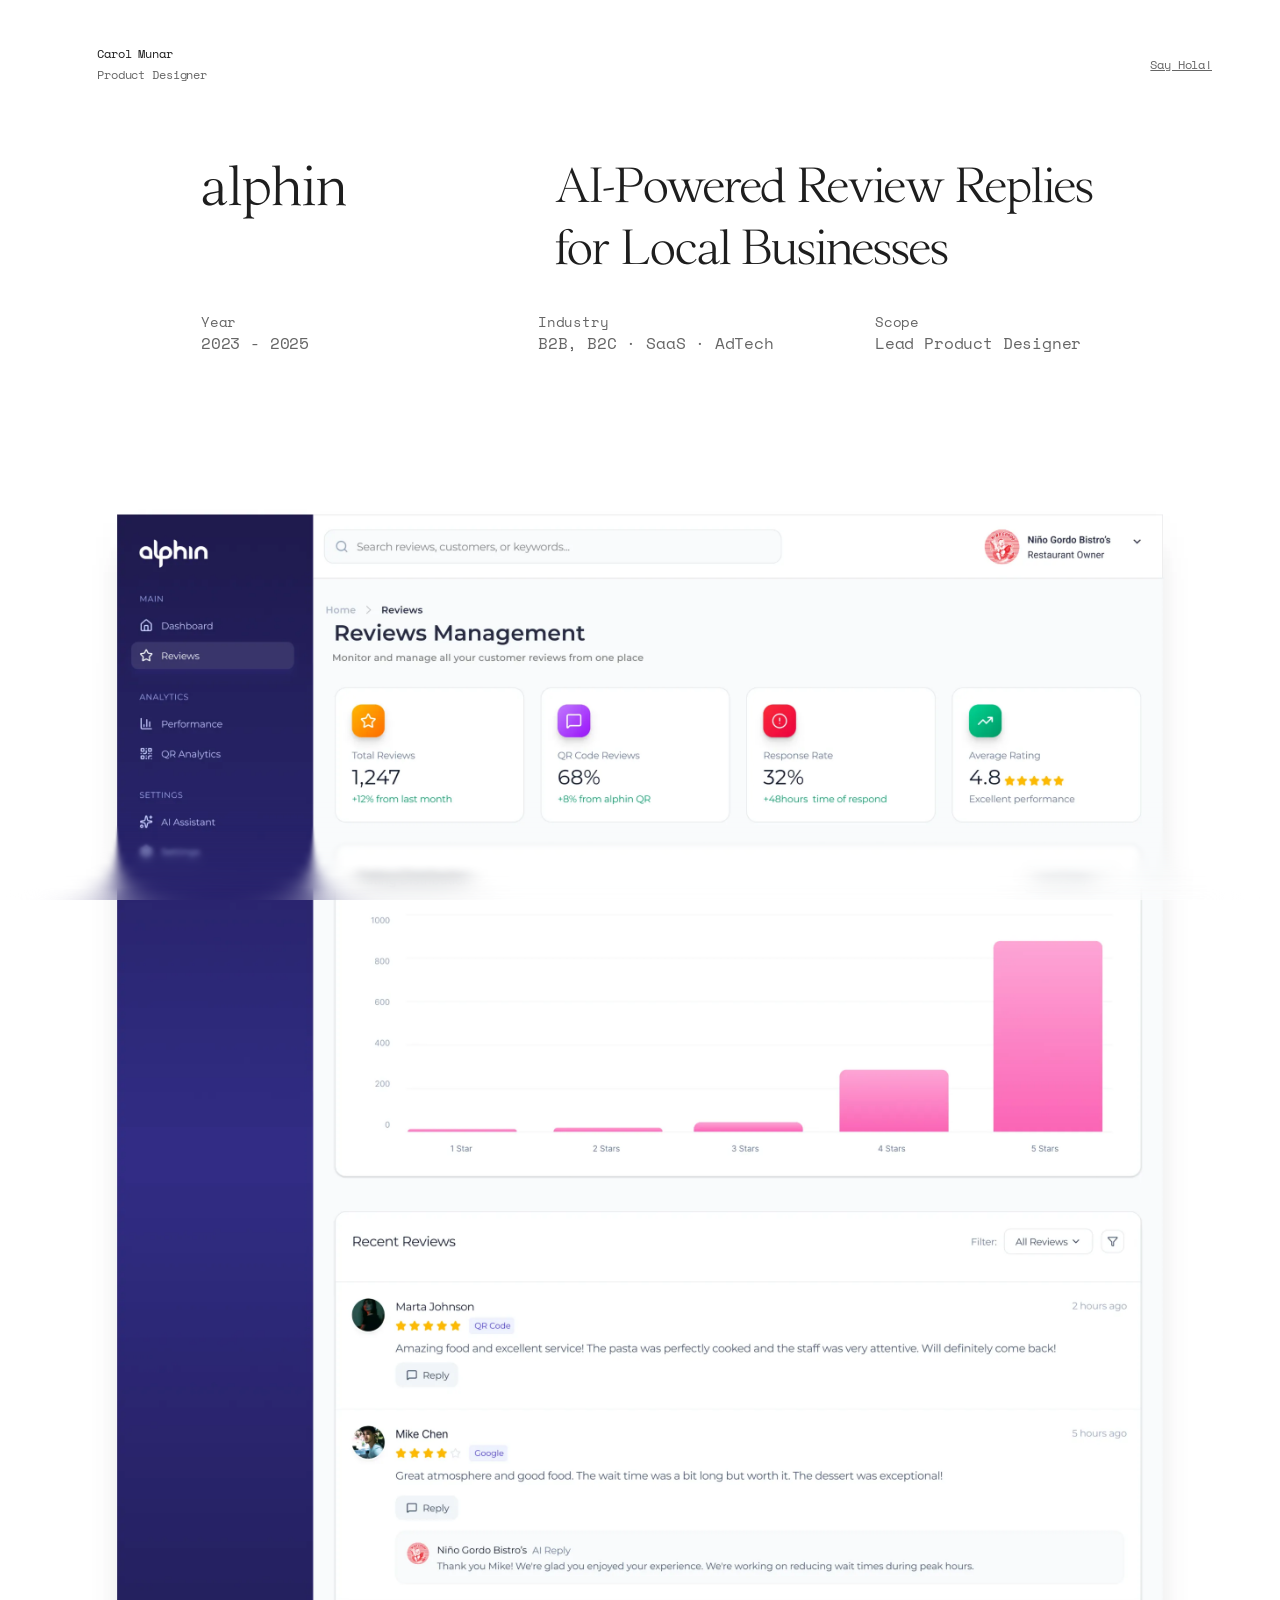
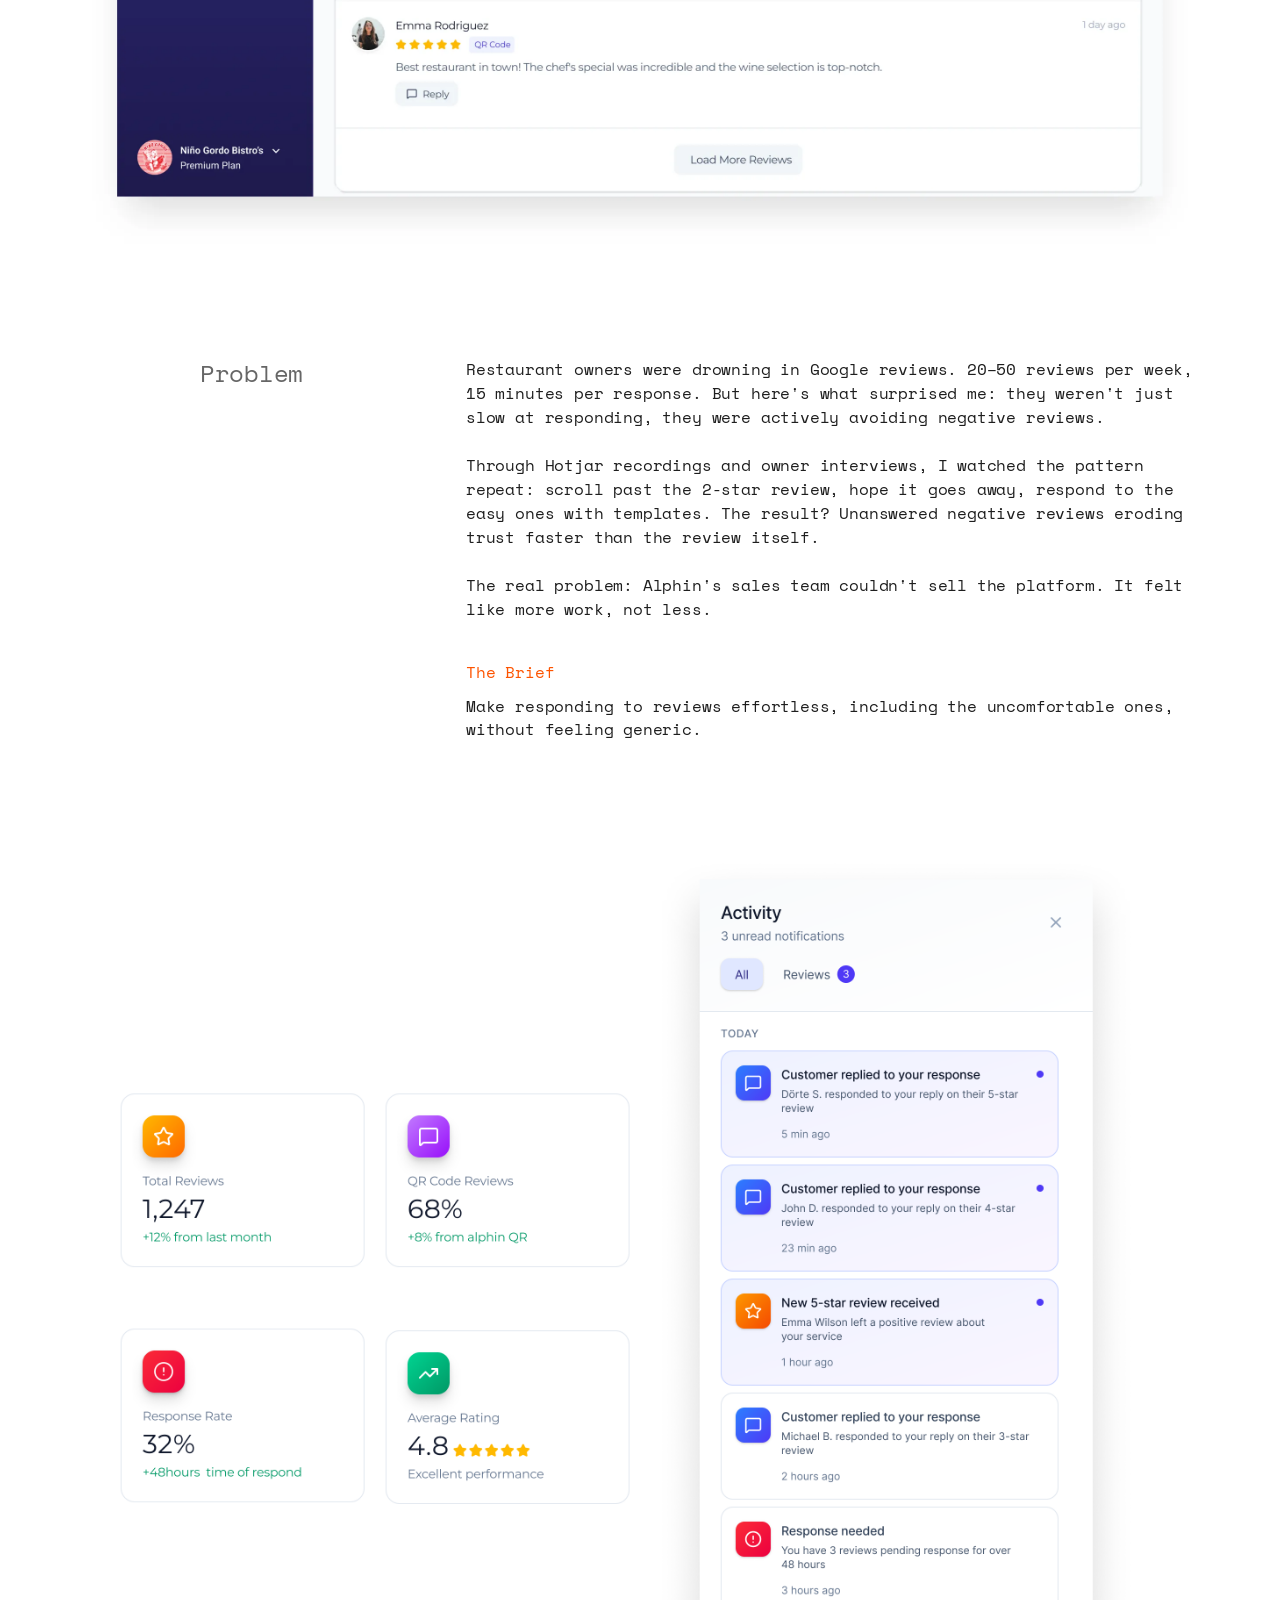
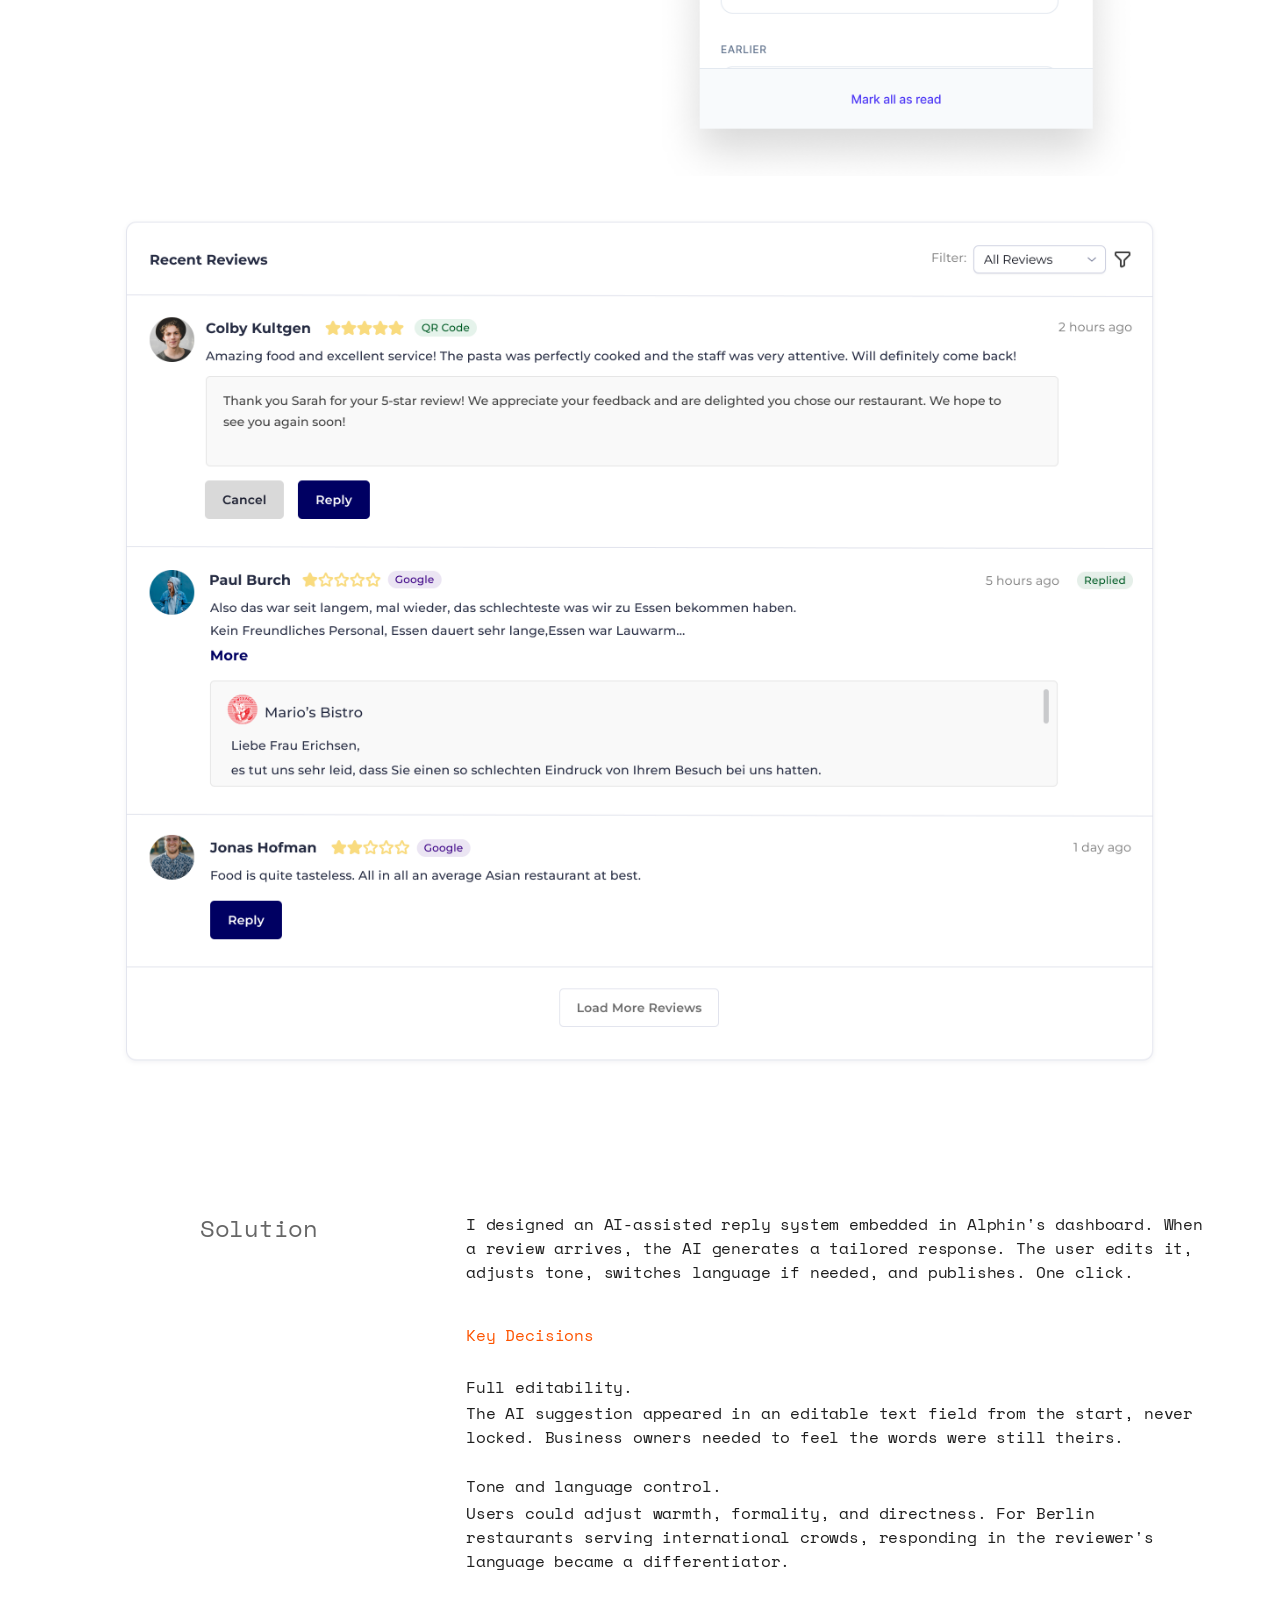
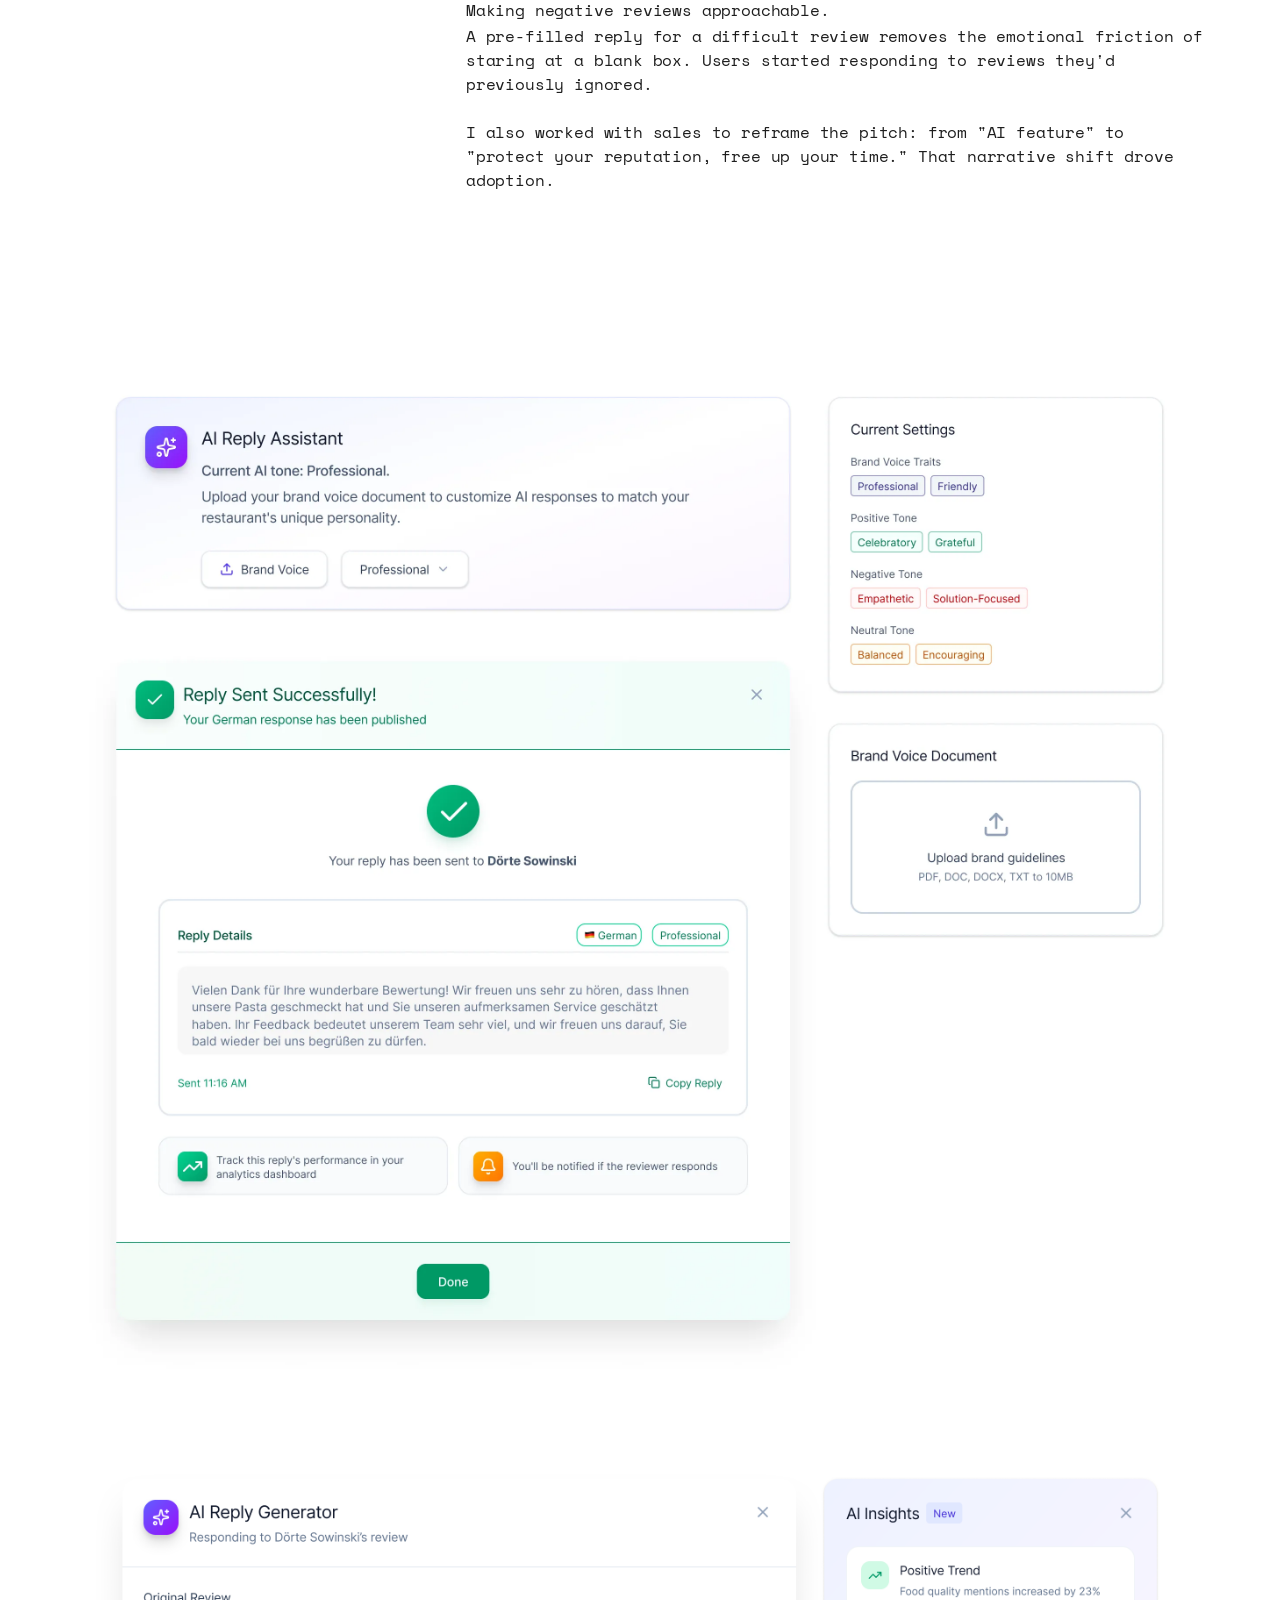
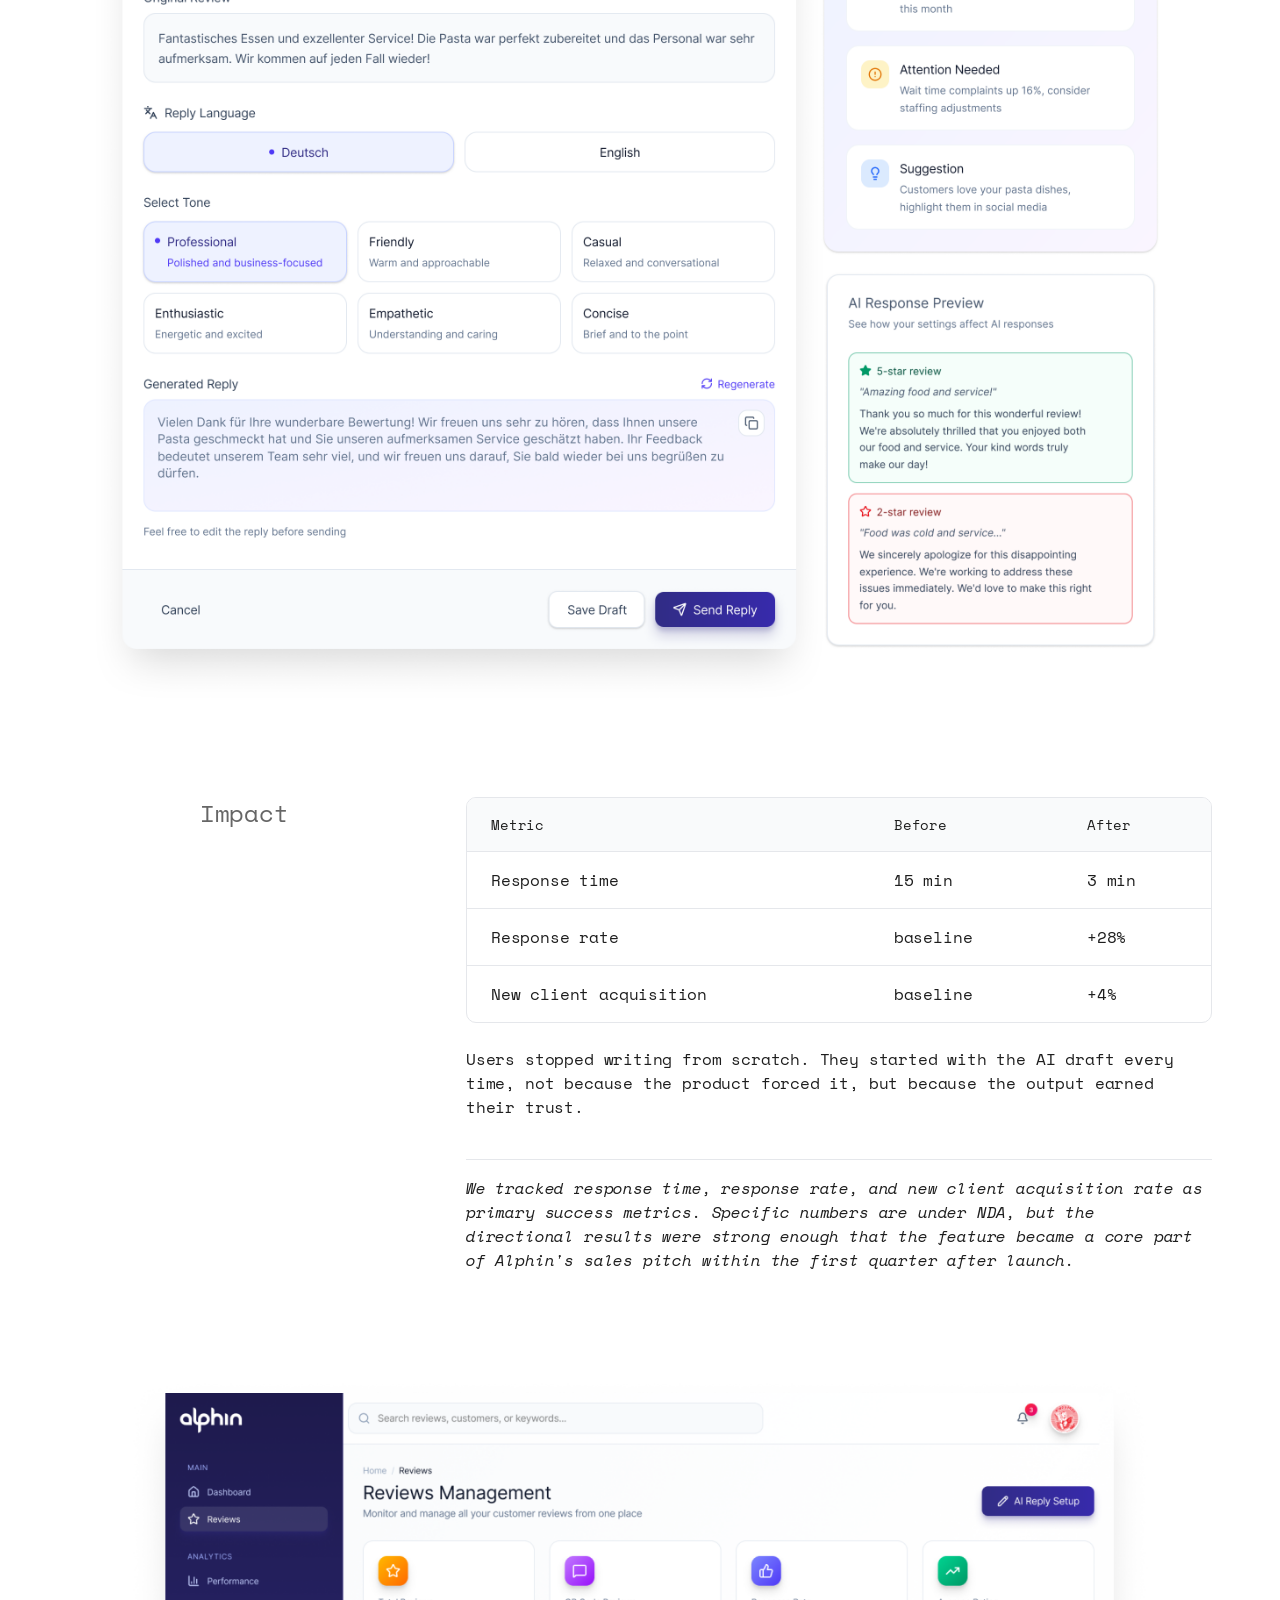
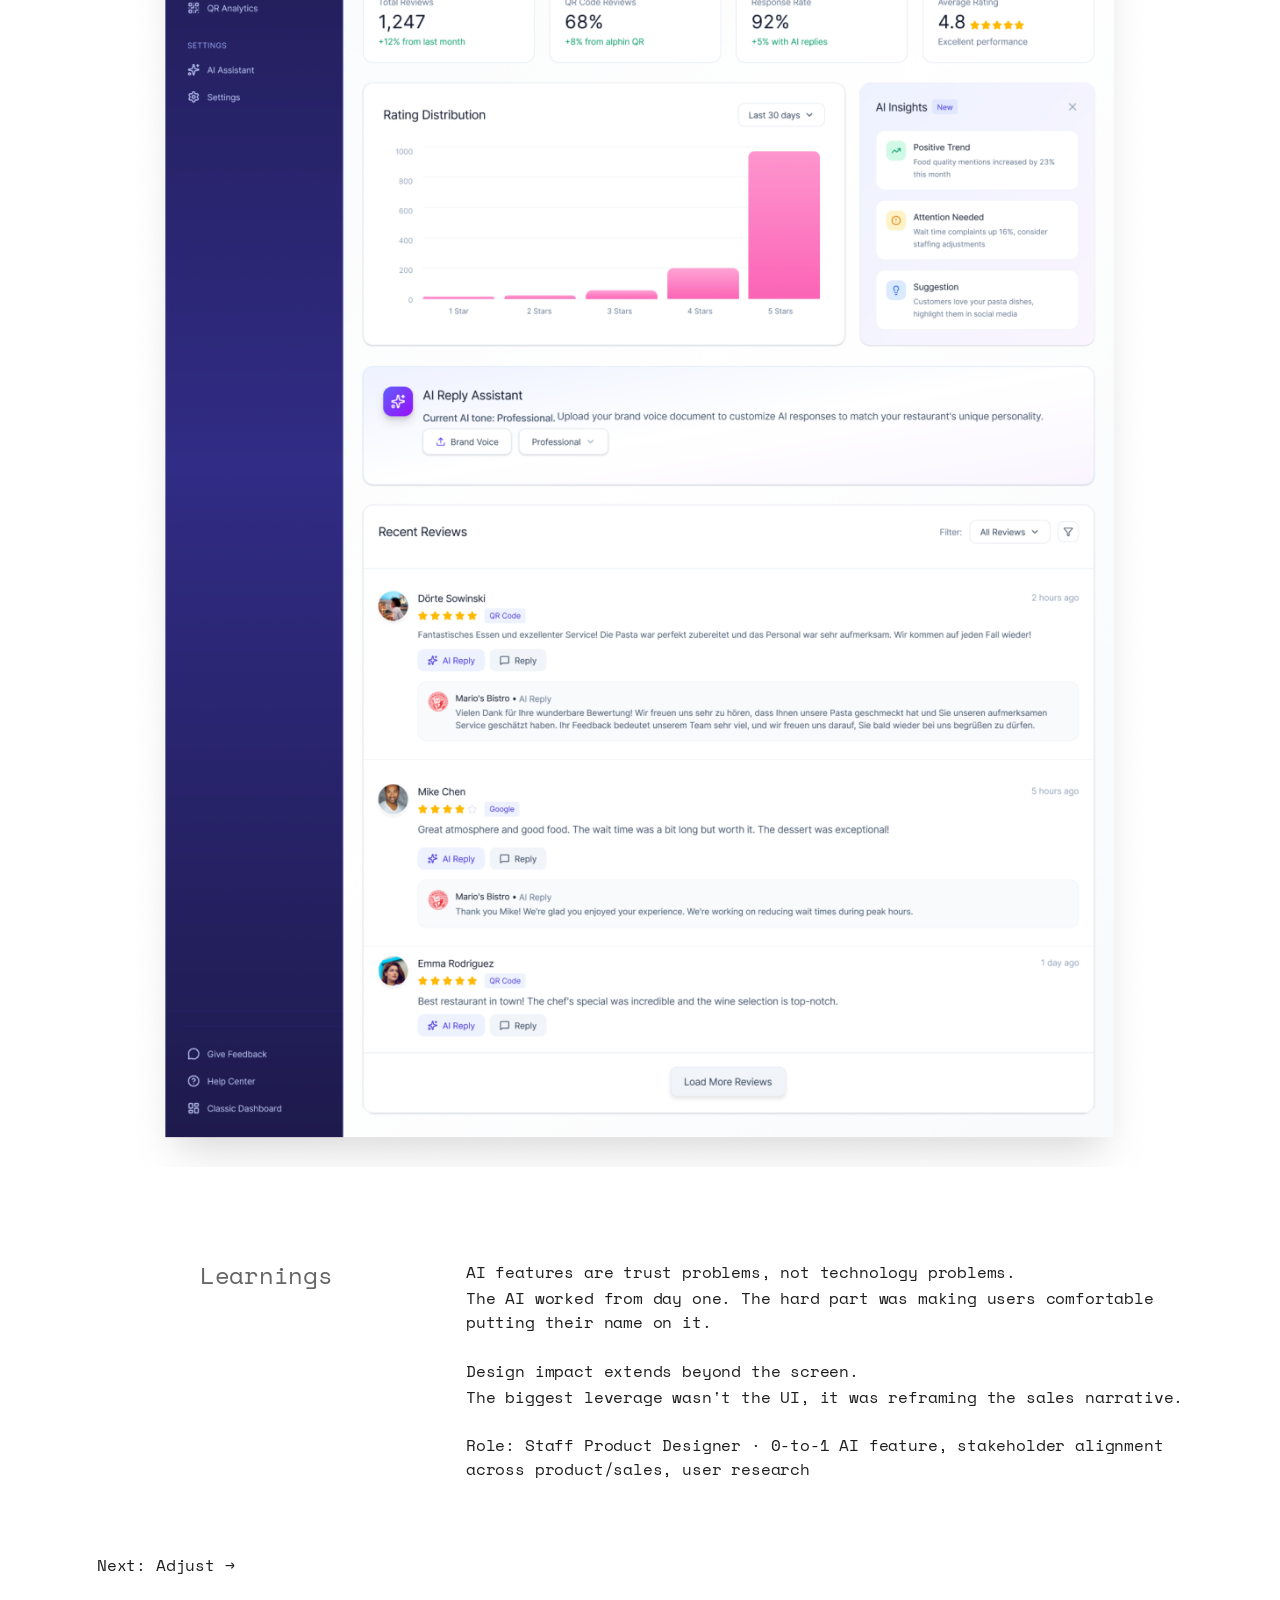
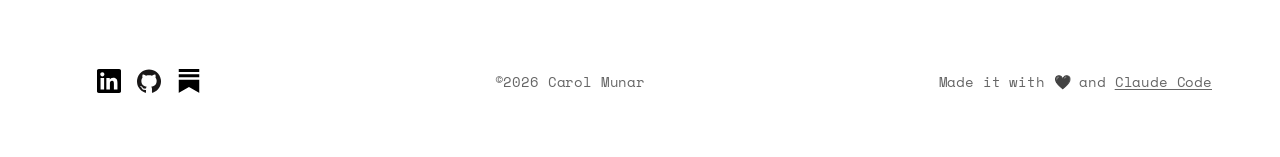
<file: projects/alphin.html>
<!DOCTYPE html>
<html lang="en">
<head>
    <meta charset="UTF-8">
    <meta name="viewport" content="width=device-width, initial-scale=1.0">
    <title>Alphin · Carol Munar</title>
    <link rel="icon" type="image/png" href="../favicon.png">

    <!-- SEO -->
    <meta name="description" content="How Carol Munar designed an AI-powered review reply system that reduced response time from 15 minutes to 3 minutes for local businesses.">
    <link rel="canonical" href="https://www.carolmunar.com/projects/alphin">

    <!-- Open Graph -->
    <meta property="og:type"        content="website">
    <meta property="og:url"         content="https://www.carolmunar.com/projects/alphin">
    <meta property="og:title"       content="Alphin · AI-Powered Review Replies · Carol Munar">
    <meta property="og:description" content="How Carol Munar designed an AI-powered review reply system that reduced response time from 15 minutes to 3 minutes for local businesses.">
    <meta property="og:image"       content="https://www.carolmunar.com/logos/og-image.png">

    <!-- Same fonts as main portfolio -->
    <link rel="preconnect" href="https://fonts.googleapis.com">
    <link rel="preconnect" href="https://fonts.gstatic.com" crossorigin>
    <link href="https://fonts.googleapis.com/css2?family=Space+Mono:wght@400;700&display=swap" rel="stylesheet">

    <!-- Case study styles -->
    <link rel="stylesheet" href="alphin.css?v=3">
    <!-- PostHog Analytics -->
    <script>
        !function(t,e){var o,n,p,r;e.__SV||(window.posthog=e,e._i=[],e.init=function(i,s,a){function g(t,e){var o=e.split(".");2==o.length&&(t=t[o[0]],e=o[1]),t[e]=function(){t.push([e].concat(Array.prototype.slice.call(arguments,0)))}}(p=t.createElement("script")).type="text/javascript",p.async=!0,p.src=s.api_host.replace(".i.posthog.com","-assets.i.posthog.com")+"/static/array.js",(r=t.getElementsByTagName("script")[0]).parentNode.insertBefore(p,r);var u=e;for(void 0!==a?u=e[a]=[]:a="posthog",u.people=u.people||[],u.toString=function(t){var e="posthog";return"posthog"!==a&&(e+="."+a),t||(e+=" (stub)"),e},u.people.toString=function(){return u.toString(1)+".people (stub)"},o="init capture register register_once register_for_session unregister opt_out_capturing has_opted_out_capturing opt_in_capturing reset isFeatureEnabled getFeatureFlag getFeatureFlagPayload reloadFeatureFlags group identify setPersonProperties setPersonPropertiesForFlags resetPersonPropertiesForFlags setGroupPropertiesForFlags resetGroups onFeatureFlags addFeatureFlagsHandler onSessionId getSurveys getActiveMatchingSurveys renderSurvey canRenderSurvey getNextSurveyStep".split(" "),n=0;n<o.length;n++)g(u,o[n]);e._i.push([i,s,a])},e.__SV=1)}(document,window.posthog||[]);
        posthog.init('phc_B0JxLwVXjqtCLqUhzrqNUlNWBGZ2Au1851EdzqLn0kw', {
            api_host: 'https://eu.i.posthog.com',
            defaults: '2026-01-30'
        })
    </script>
</head>
<body>

    <!-- ============================================
         HEADER
         Fixed at the top. Same identity as index.
         "Carol Munar / Product Designer" left,
         "Start a project" right.
         ============================================ -->
    <header class="cs-header">
        <div>
            <!-- Clicking the name goes back to the portfolio -->
            <a href="../index.html" class="cs-header-name">Carol Munar</a>
            <p class="cs-header-role">Product Designer</p>
        </div>
        <a href="mailto:caritomunar@gmail.com" class="cs-header-contact">Say Hola!</a>
    </header>


    <main class="cs-main">

        <!-- ============================================
             TITLE AREA
             Left: company name "alphin" (Williwaw, big)
             Right: H1 title + metadata row
             ============================================ -->
        <div class="cs-title-area">
            <div>
                <span class="cs-company-name">alphin</span>
            </div>
            <div>
                <h1 class="cs-h1">AI-Powered Review Replies for Local Businesses</h1>
            </div>
            <!-- Meta spans both columns: Year aligns with company name, Industry with H1 -->
            <div class="cs-meta">
                <div class="cs-meta-item">
                    <span class="cs-meta-label">Year</span>
                    <span class="cs-meta-value">2023 - 2025</span>
                </div>
                <div class="cs-meta-item">
                    <span class="cs-meta-label">Industry</span>
                    <span class="cs-meta-value">B2B, B2C · SaaS · AdTech</span>
                </div>
                <div class="cs-meta-item">
                    <span class="cs-meta-label">Scope</span>
                    <span class="cs-meta-value">Lead Product Designer</span>
                </div>
            </div>
        </div>


        <!-- ============================================
             IMAGE 1 , Hero placeholder
             Replace src with your actual image when ready.
             ============================================ -->
        <div class="cs-image-wrap">
            <img
                src="img/alphin0.webp"
                alt="Alphin dashboard , review reply interface">
        </div>


        <!-- ============================================
             SECTION: PROBLEM
             Left column: "Problem" label (gray)
             Right column: paragraphs + The Brief
             ============================================ -->
        <section class="cs-section">
            <div class="cs-section-label">
                <h2>Problem</h2>
            </div>
            <div class="cs-section-content">
                <p>
                    Restaurant owners were drowning in Google reviews. 20–50 reviews per week,
                    15 minutes per response. But here's what surprised me: they weren't just slow
                    at responding, they were actively avoiding negative reviews.
                </p>
                <p>
                    Through Hotjar recordings and owner interviews, I watched the pattern repeat:
                    scroll past the 2-star review, hope it goes away, respond to the easy ones
                    with templates. The result? Unanswered negative reviews eroding trust faster
                    than the review itself.
                </p>
                <p>
                    The real problem: Alphin's sales team couldn't sell the platform.
                    It felt like more work, not less.
                </p>

                <!-- The Brief sub-section -->
                <div class="cs-brief">
                    <p class="cs-label-orange">The Brief</p>
                    <p class="cs-brief-text">
                        Make responding to reviews effortless, including the uncomfortable
                        ones, without feeling generic.
                    </p>
                </div>
            </div>
        </section>


        <!-- ── IMAGE 2 , two images stacked ── -->
        <div class="cs-image-wrap">
            <img src="img/alphin1.webp" alt="Alphin , review list with negative reviews" loading="lazy">
            <img src="img/alphin2.webp" alt="Alphin , dashboard stats and activity panel" loading="lazy">
        </div>


        <!-- ============================================
             SECTION: SOLUTION
             ============================================ -->
        <section class="cs-section">
            <div class="cs-section-label">
                <h2>Solution</h2>
            </div>
            <div class="cs-section-content">
                <p>
                    I designed an AI-assisted reply system embedded in Alphin's dashboard.
                    When a review arrives, the AI generates a tailored response. The user edits
                    it, adjusts tone, switches language if needed, and publishes. One click.
                </p>

                <!-- Key Decisions sub-section -->
                <div class="cs-brief">
                    <p class="cs-label-orange">Key Decisions</p>
                    <div class="cs-decisions">
                        <div>
                            <p class="cs-decision-title">Full editability.</p>
                            <p>
                                The AI suggestion appeared in an editable text field from the
                                start, never locked. Business owners needed to feel the words
                                were still theirs.
                            </p>
                        </div>
                        <div>
                            <p class="cs-decision-title">Tone and language control.</p>
                            <p>
                                Users could adjust warmth, formality, and directness. For Berlin
                                restaurants serving international crowds, responding in the
                                reviewer's language became a differentiator.
                            </p>
                        </div>
                        <div>
                            <p class="cs-decision-title">Making negative reviews approachable.</p>
                            <p>
                                A pre-filled reply for a difficult review removes the emotional
                                friction of staring at a blank box. Users started responding to
                                reviews they'd previously ignored.
                            </p>
                        </div>
                    </div>
                </div>

                <p>
                    I also worked with sales to reframe the pitch: from "AI feature" to "protect
                    your reputation, free up your time." That narrative shift drove adoption.
                </p>
            </div>
        </section>


        <!-- ── IMAGE 3 , two images stacked ── -->
        <div class="cs-image-wrap">
            <img src="img/alphin4.webp" alt="Alphin , analytics and impact" loading="lazy">
            <img src="img/alphin3.webp" alt="Alphin , tone control feature" loading="lazy">
        </div>


        <!-- ============================================
             SECTION: IMPACT
             Includes the results table
             ============================================ -->
        <section class="cs-section">
            <div class="cs-section-label">
                <h2>Impact</h2>
            </div>
            <div class="cs-section-content">

                <!-- Results table -->
                <div class="cs-table-wrap">
                    <table class="cs-table">
                        <thead>
                            <tr>
                                <th>Metric</th>
                                <th>Before</th>
                                <th>After</th>
                            </tr>
                        </thead>
                        <tbody>
                            <tr>
                                <td>Response time</td>
                                <td data-label="Before">15 min</td>
                                <td data-label="After">3 min</td>
                            </tr>
                            <tr>
                                <td>Response rate</td>
                                <td data-label="Before">baseline</td>
                                <td data-label="After">+28%</td>
                            </tr>
                            <tr>
                                <td>New client acquisition</td>
                                <td data-label="Before">baseline</td>
                                <td data-label="After">+4%</td>
                            </tr>
                        </tbody>
                    </table>
                </div>

                <p>
                    Users stopped writing from scratch. They started with the AI draft every
                    time, not because the product forced it, but because the output earned
                    their trust.
                </p>

                <p class="cs-nda-note">We tracked response time, response
rate, and new client acquisition rate as primary success
metrics. Specific numbers are under NDA, but the directional
results were strong enough that the feature became a core
part of Alphin's sales pitch within the first quarter after
launch.</p>
            </div>
        </section>


        <!-- ── IMAGE 4 , two images stacked (alphin3 top, alphin5 bottom) ── -->
        <div class="cs-image-wrap">
            <img src="img/alphin5.webp" alt="Alphin , language and tone controls" loading="lazy">
        </div>


        <!-- ============================================
             SECTION: LEARNINGS
             ============================================ -->
        <section class="cs-section">
            <div class="cs-section-label">
                <h2>Learnings</h2>
            </div>
            <div class="cs-section-content">
                <div>
                    <p class="cs-decision-title">AI features are trust problems, not technology problems.</p>
                    <p>The AI worked from day one. The hard part was making users comfortable putting their name on it.</p>
                </div>
                <div>
                    <p class="cs-decision-title">Design impact extends beyond the screen.</p>
                    <p>The biggest leverage wasn't the UI, it was reframing the sales narrative.</p>
                </div>

                <p class="cs-footer-role">
                    Role: Staff Product Designer · 0-to-1 AI feature, stakeholder alignment
                    across product/sales, user research
                </p>
            </div>
        </section>


        <!-- ============================================
             FOOTER — prev/next nav only (role lives in Learnings above)
             ============================================ -->
        <footer class="cs-footer">
            <a href="adjust.html" class="cs-next-link">Next: Adjust →</a>
        </footer>

    </main>

    <!-- ============================================
         SITE FOOTER , same as the index page
         LinkedIn, GitHub, Substack / copyright / credits
         ============================================ -->
    <footer class="site-footer">
        <div class="footer-logos">
            <a href="https://www.linkedin.com/in/carolmunar/" target="_blank" rel="noopener" aria-label="LinkedIn">
                <img src="../logos/linkedin.svg" alt="LinkedIn" width="24" height="24">
            </a>
            <a href="https://github.com/carolmunar" target="_blank" rel="noopener" aria-label="GitHub">
                <img src="../logos/github.svg" alt="GitHub" width="24" height="24">
            </a>
            <a href="https://substack.com/@carolmunar" target="_blank" rel="noopener" aria-label="Substack">
                <img src="../logos/substack.svg" alt="Substack" width="24" height="24">
            </a>
        </div>
        <p class="footer-copy">©2026 Carol Munar</p>
        <p class="footer-made">Made it with 🖤 and <a href="https://claude.ai/code" target="_blank" rel="noopener">Claude Code</a></p>
    </footer>

    <!-- Progressive blur overlay , blur.js fills this with 8 inner layers -->
    <div id="scroll-blur" aria-hidden="true"></div>
    <script src="blur.js"></script>

</body>
</html>
</file>
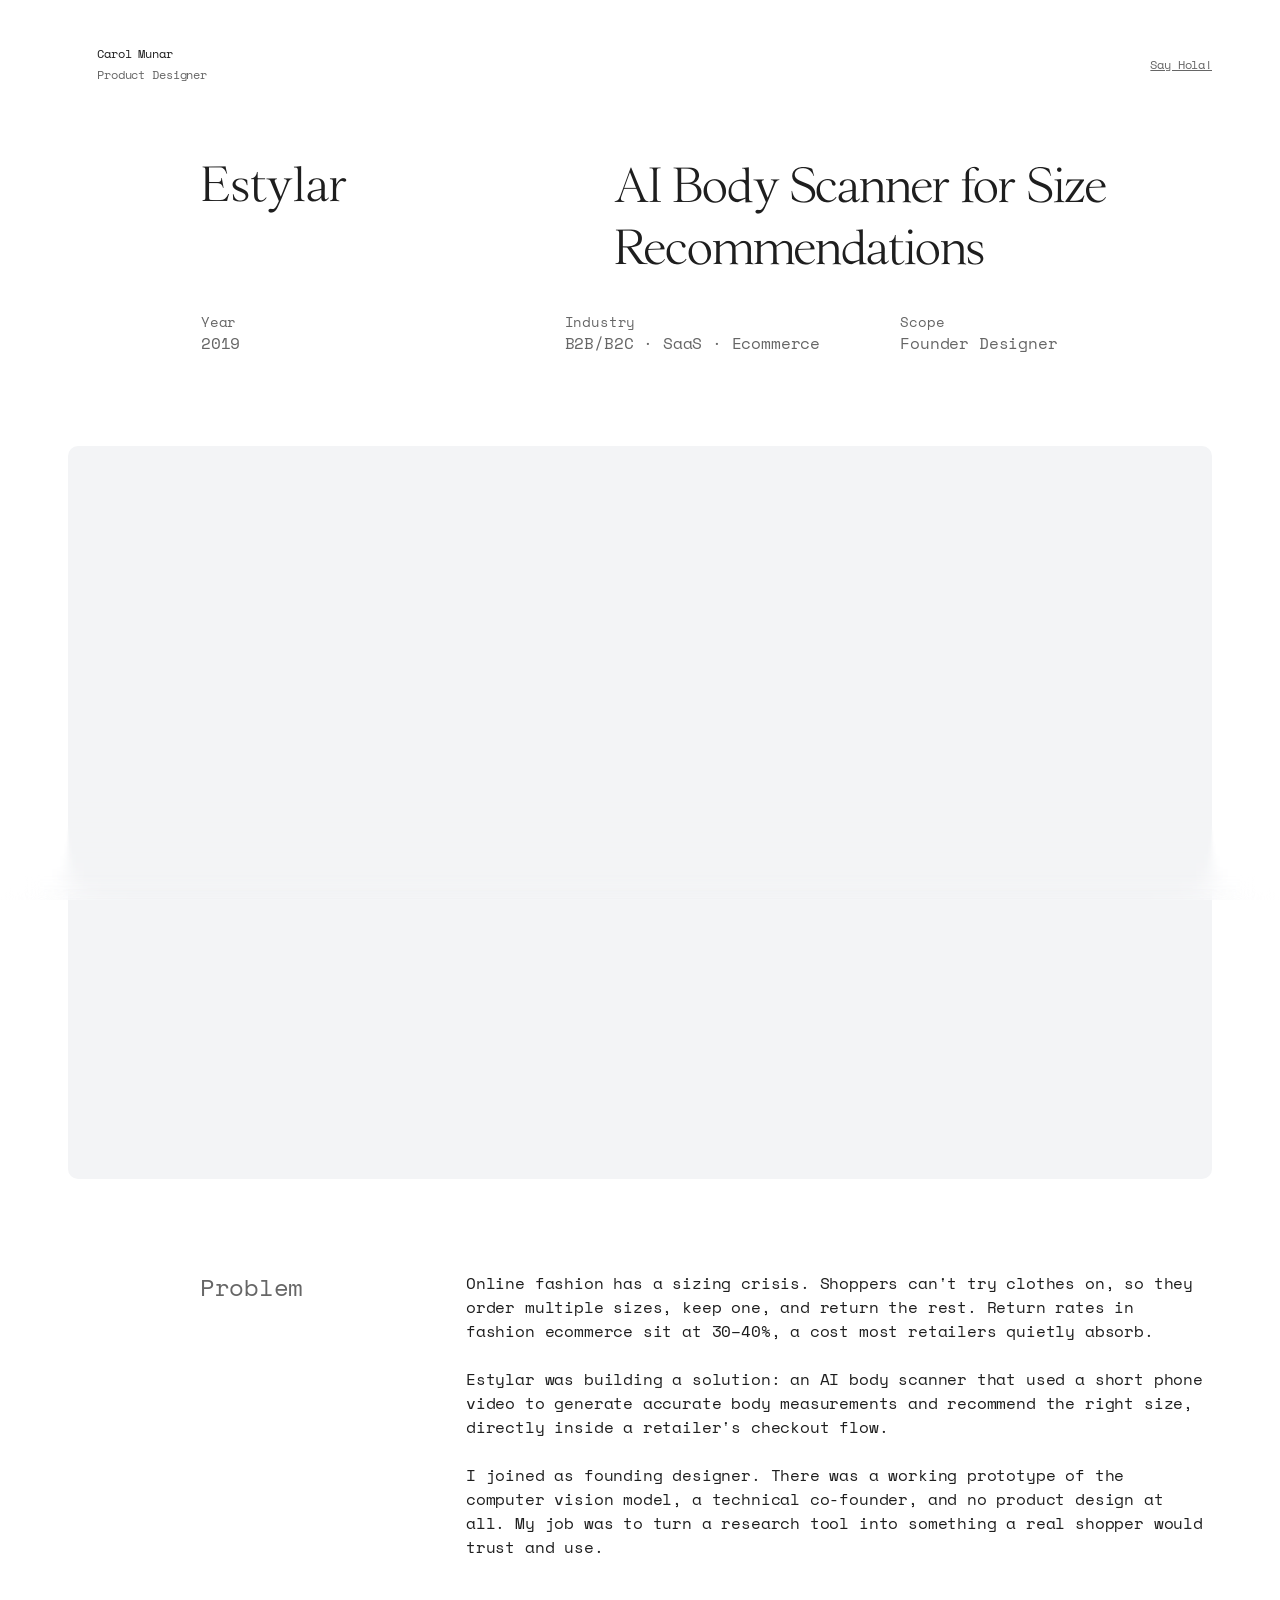
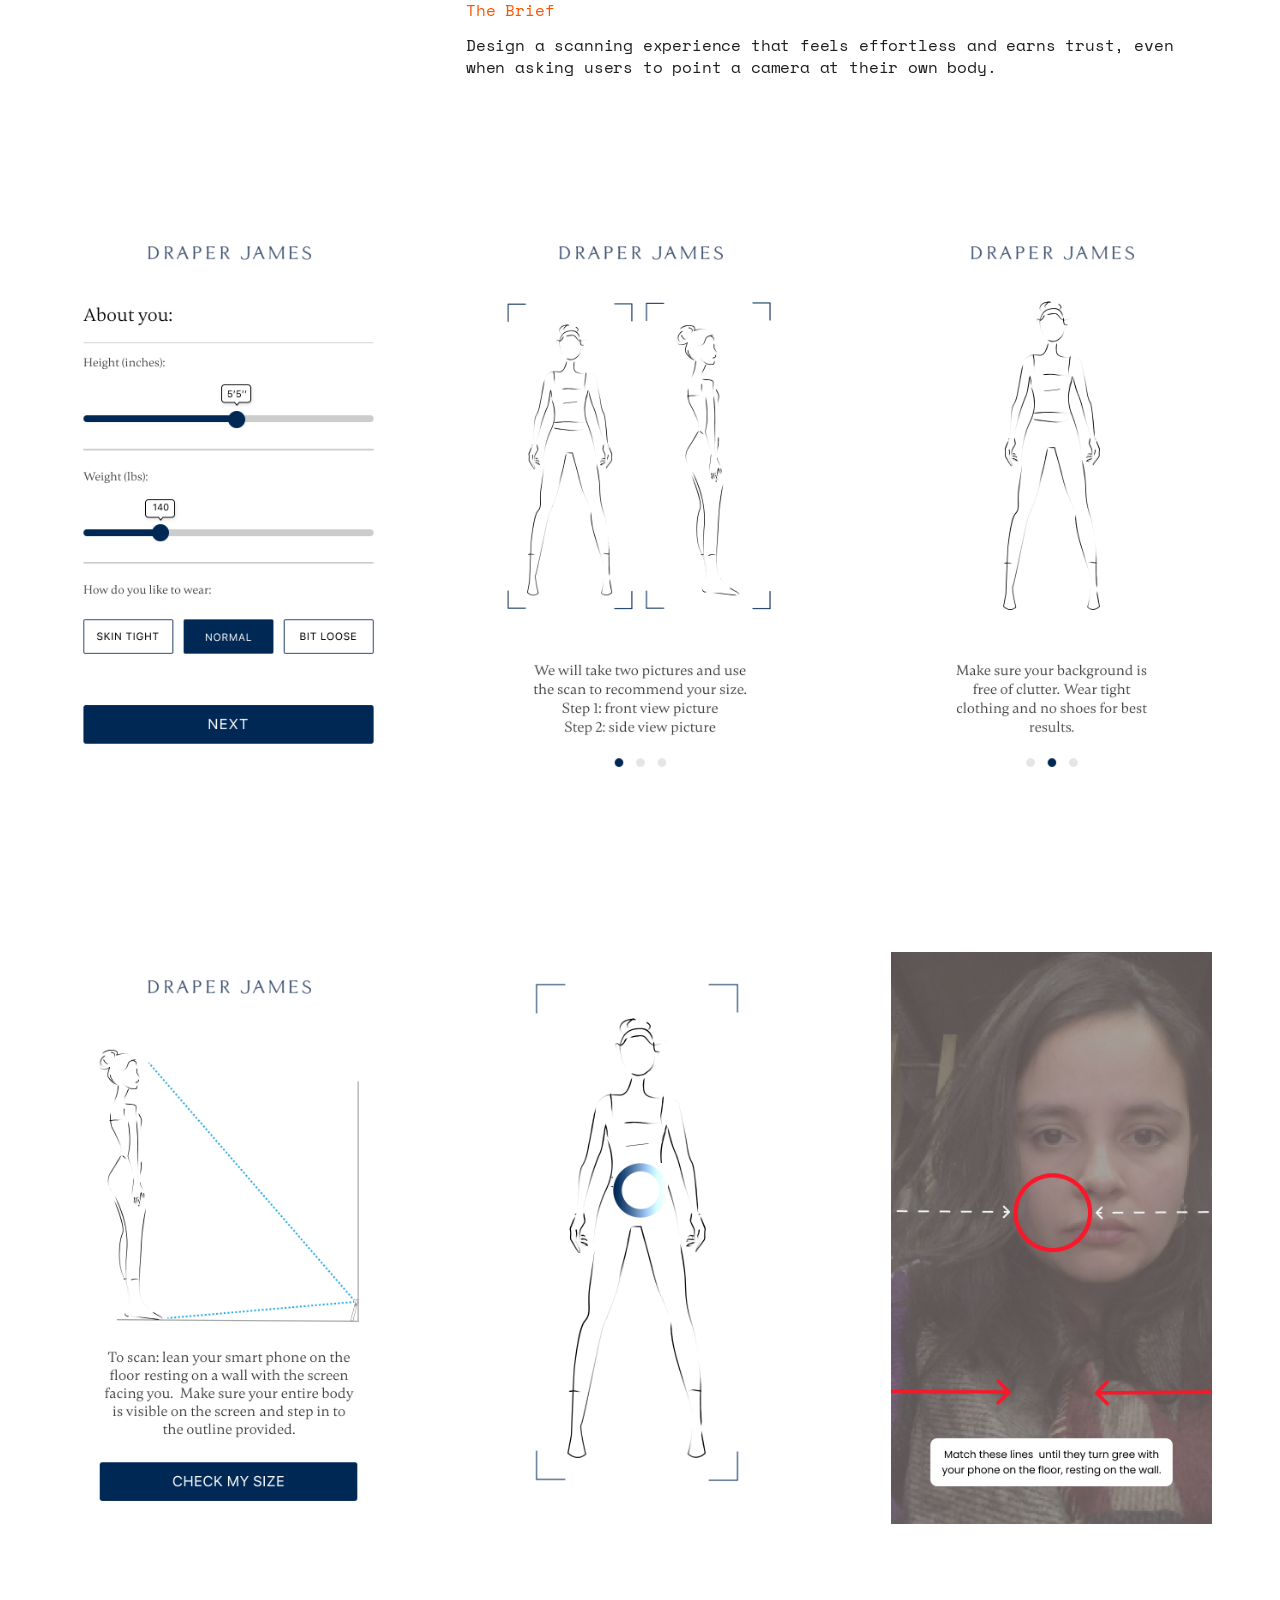
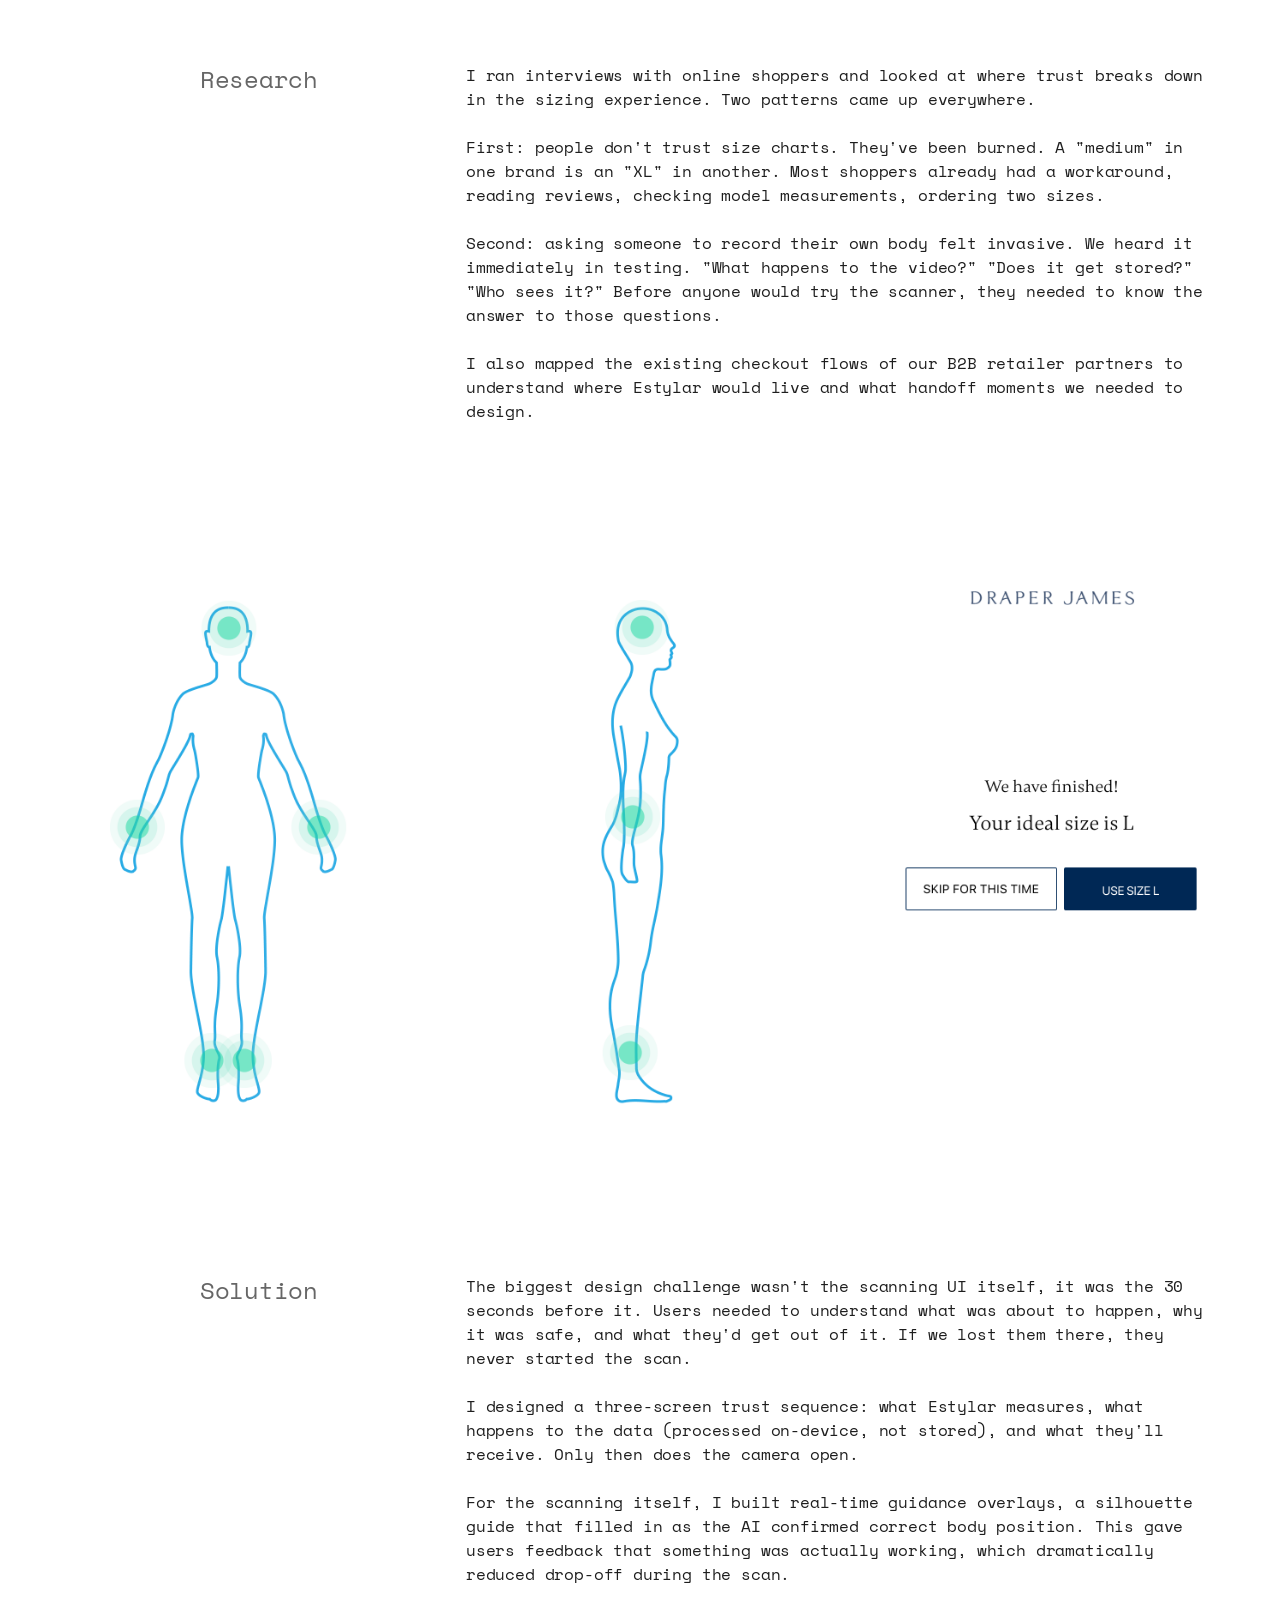
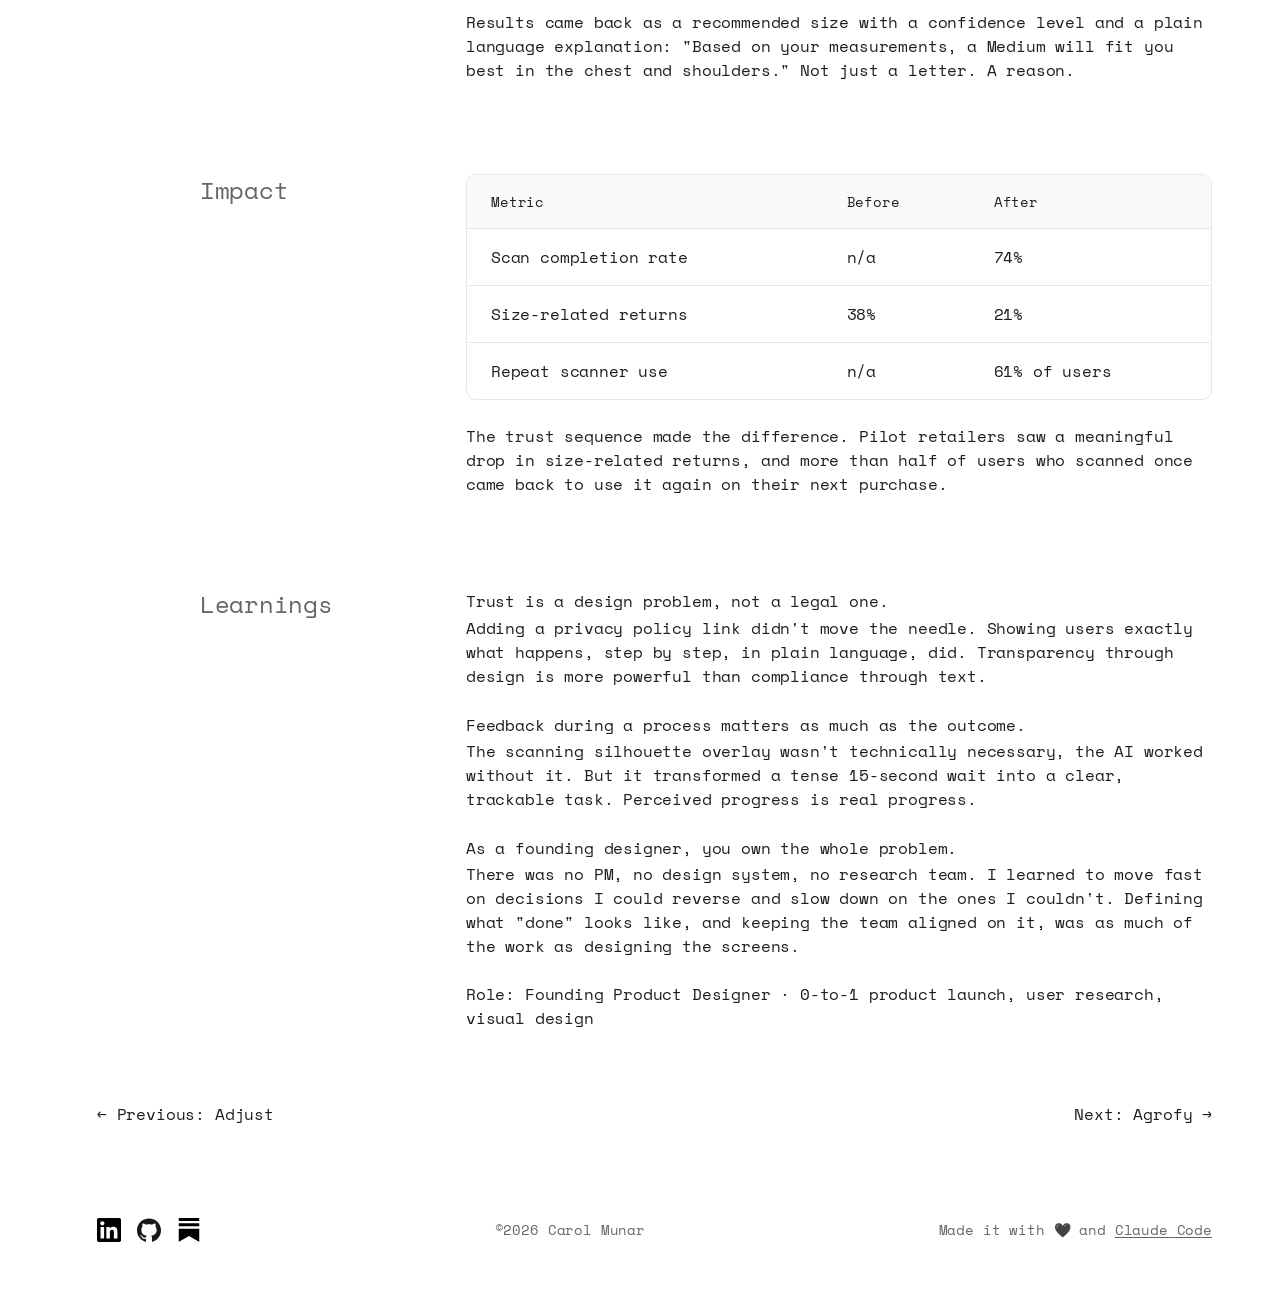
<file: projects/estylar.html>
<!DOCTYPE html>
<html lang="en">
<head>
    <meta charset="UTF-8">
    <meta name="viewport" content="width=device-width, initial-scale=1.0">
    <title>Estylar · Carol Munar</title>
    <link rel="icon" type="image/png" href="../favicon.png">

    <!-- SEO -->
    <meta name="description" content="How Carol Munar designed the end-to-end AI body scanning experience for Estylar, helping online shoppers find their perfect size and reducing return rates.">
    <link rel="canonical" href="https://www.carolmunar.com/projects/estylar">

    <!-- Open Graph -->
    <meta property="og:type"        content="website">
    <meta property="og:url"         content="https://www.carolmunar.com/projects/estylar">
    <meta property="og:title"       content="Estylar · AI Body Scanner for Size Recommendations · Carol Munar">
    <meta property="og:description" content="How Carol Munar designed the end-to-end AI body scanning experience for Estylar, helping online shoppers find their perfect size and reducing return rates.">
    <meta property="og:image"       content="https://www.carolmunar.com/logos/og-image.png">

    <!-- Same fonts as main portfolio -->
    <link rel="preconnect" href="https://fonts.googleapis.com">
    <link rel="preconnect" href="https://fonts.gstatic.com" crossorigin>
    <link href="https://fonts.googleapis.com/css2?family=Space+Mono:wght@400;700&display=swap" rel="stylesheet">

    <!-- Shared case study styles -->
    <link rel="stylesheet" href="alphin.css?v=3">

    <!-- ============================================
         ESTYLAR-SPECIFIC STYLES
         These styles are unique to this case study.
         Generic/shared styles live in alphin.css.
         ============================================ -->
    <style>

        /* ── TITLE AREA: Estylar column split ──
           Same grid as adjust but tuned for the "Estylar" name size */
        .cs-title-area--estylar {
            grid-template-columns: 518px 1fr;
        }

        /* Company name slightly smaller to balance the longer H1 */
        .cs-company-name--estylar {
            font-size: 56px;
            padding-top: 11.5px;
        }

        /* ── META ROW ALIGNMENT ──
           H1 starts at: 96px (grid padding-left) + 518px (col 1) = 614px from content edge.
           Year meta starts at: 96px + 105px (meta padding-left) = 201px.
           For Industry to sit under H1: first-item width = 614 - 201 = 413px. */
        .cs-title-area--estylar .cs-meta-item:first-child {
            width: 413px;
        }

        /* 24px breathing room between Industry and Scope */
        .cs-title-area--estylar .cs-meta-item:nth-child(3) {
            margin-left: 24px;
        }

        /* H1 wider to fit the long title comfortably */
        .cs-h1--estylar {
            width: 786px;
        }

        /* ── HERO VIDEO CONTAINER ──
           Full-width image at 733px , taller than the default cs-image-wrap (398px).
           Uses the same gray background and border-radius as the rest of the case study. */
        .cs-hero-video {
            height: 733px;
            background: #f3f4f6;
            border-radius: 10px;
            overflow: hidden;
            margin: 92px 68px 0;  /* 68px = content container margin */
        }

        .cs-hero-video iframe {
            width: 100%;
            height: 100%;
            display: block;
            border: none;
        }

        /* ── MOBILE SCREENS CONTAINER ──
           CSS grid: 3 equal columns, no gap.
           Images flow automatically , 6 images fill 2 rows, 3 images fill 1 row.
           overflow: hidden clips border bleed at the rounded corners. */
        .cs-mobile-grid {
            display: grid;
            grid-template-columns: repeat(3, 1fr);
            column-gap: 90px;   /* Figma: ~90px between the 3 phone columns */
            row-gap: 67px;      /* Figma: ~67px between the 2 rows */
            /* No width: 100% , lets the block auto-size to parent minus margins:
               1440px − 68px − 68px = 1304px (the content column width) */
            margin: 92px 68px 0;
        }

        /* Every mobile screenshot fills its grid cell */
        .cs-mobile-grid img {
            width: 100%;
            height: 667px;
            object-fit: contain;  /* shows the full image , cover was cropping/zooming */
            display: block;       /* removes the default inline gap below images */
            border-radius: 10px;  /* round corners on each phone since container no longer clips */
        }

        /* ── TABLET BREAKPOINT (769px – 1200px) ─────────────────────
           At tablet sizes the fixed 518px column and 90px grid gap
           create badly distorted layouts. Scale them down gracefully. */
        @media (max-width: 1200px) {

            /* Replace the fixed 518px first column with a flexible 50/50 split */
            .cs-title-area--estylar {
                grid-template-columns: 1fr 1fr;
            }

            /* Year column no longer needs a fixed width , let flex size it */
            .cs-title-area--estylar .cs-meta-item:first-child {
                width: auto;
            }

            /* H1: let it fill the second column naturally */
            .cs-h1--estylar {
                width: 100%;
                max-width: none;
            }

            /* Reduce phone grid gaps so images stay readable */
            .cs-mobile-grid {
                column-gap: 32px;
                row-gap: 32px;
            }

            /* Phone images: let height scale with the narrower columns */
            .cs-mobile-grid img {
                height: auto;
                aspect-ratio: 375 / 667; /* preserve phone proportions */
            }
        }

        /* ── MOBILE BREAKPOINT (≤768px) ─────────────────────────────
           The generic rules in alphin.css handle the shared classes,
           but Estylar's custom modifier classes need their own mobile
           rules here , otherwise the desktop pixel values win. */
        @media (max-width: 768px) {

            /* Title area: drop both columns, go single-column */
            .cs-title-area--estylar {
                grid-template-columns: 1fr;
            }

            /* Reset desktop alignment fixes , not needed when stacked */
            .cs-title-area--estylar .cs-meta-item:first-child {
                width: auto;
            }

            .cs-title-area--estylar .cs-meta-item:nth-child(3) {
                margin-left: 0;
            }

            /* Company name: match the generic mobile size */
            .cs-company-name--estylar {
                font-size: 40px;
                padding-top: 0;
            }

            /* H1: fill the screen width */
            .cs-h1--estylar {
                width: 100%;
                max-width: none;
            }

            /* Hero video: compact height, 20px side margins */
            .cs-hero-video {
                height: 220px;
                margin: 48px 20px 0;
            }

            /* Phone grids: 2 columns, tight gaps, 20px side margins */
            .cs-mobile-grid {
                grid-template-columns: repeat(2, 1fr);
                column-gap: 12px;
                row-gap: 12px;
                margin: 48px 20px 0;
            }

            /* Images: let height scale naturally */
            .cs-mobile-grid img {
                height: auto;
                aspect-ratio: 375 / 667;
            }
        }

    </style>
    <!-- PostHog Analytics -->
    <script>
        !function(t,e){var o,n,p,r;e.__SV||(window.posthog=e,e._i=[],e.init=function(i,s,a){function g(t,e){var o=e.split(".");2==o.length&&(t=t[o[0]],e=o[1]),t[e]=function(){t.push([e].concat(Array.prototype.slice.call(arguments,0)))}}(p=t.createElement("script")).type="text/javascript",p.async=!0,p.src=s.api_host.replace(".i.posthog.com","-assets.i.posthog.com")+"/static/array.js",(r=t.getElementsByTagName("script")[0]).parentNode.insertBefore(p,r);var u=e;for(void 0!==a?u=e[a]=[]:a="posthog",u.people=u.people||[],u.toString=function(t){var e="posthog";return"posthog"!==a&&(e+="."+a),t||(e+=" (stub)"),e},u.people.toString=function(){return u.toString(1)+".people (stub)"},o="init capture register register_once register_for_session unregister opt_out_capturing has_opted_out_capturing opt_in_capturing reset isFeatureEnabled getFeatureFlag getFeatureFlagPayload reloadFeatureFlags group identify setPersonProperties setPersonPropertiesForFlags resetPersonPropertiesForFlags setGroupPropertiesForFlags resetGroups onFeatureFlags addFeatureFlagsHandler onSessionId getSurveys getActiveMatchingSurveys renderSurvey canRenderSurvey getNextSurveyStep".split(" "),n=0;n<o.length;n++)g(u,o[n]);e._i.push([i,s,a])},e.__SV=1)}(document,window.posthog||[]);
        posthog.init('phc_B0JxLwVXjqtCLqUhzrqNUlNWBGZ2Au1851EdzqLn0kw', {
            api_host: 'https://eu.i.posthog.com',
            defaults: '2026-01-30'
        })
    </script>

</head>
<body>

    <!-- ============================================
         HEADER , same as all case studies
         ============================================ -->
    <header class="cs-header">
        <div>
            <a href="../index.html" class="cs-header-name">Carol Munar</a>
            <p class="cs-header-role">Product Designer</p>
        </div>
        <a href="mailto:caritomunar@gmail.com" class="cs-header-contact">Say Hola!</a>
    </header>


    <main class="cs-main">

        <!-- ============================================
             TITLE AREA
             "Estylar" left (Williwaw 56px),
             H1 + metadata right.
             ============================================ -->
        <div class="cs-title-area cs-title-area--estylar">
            <div>
                <span class="cs-company-name cs-company-name--estylar">Estylar</span>
            </div>
            <div>
                <h1 class="cs-h1 cs-h1--estylar">
                    AI Body Scanner for Size Recommendations
                </h1>
            </div>
            <!-- Meta spans both columns: Year aligns with company name, Industry with H1 -->
            <div class="cs-meta">
                <div class="cs-meta-item">
                    <span class="cs-meta-label">Year</span>
                    <span class="cs-meta-value">2019</span>
                </div>
                <div class="cs-meta-item">
                    <span class="cs-meta-label">Industry</span>
                    <span class="cs-meta-value">B2B/B2C · SaaS · Ecommerce</span>
                </div>
                <div class="cs-meta-item">
                    <span class="cs-meta-label">Scope</span>
                    <span class="cs-meta-value">Founder Designer</span>
                </div>
            </div>
        </div>


        <!-- ── HERO VIDEO ──
             YouTube embed replacing the static hero image.
             /embed/ URL is required for iframes , the /watch?v= URL doesn't work in embeds. -->
        <div class="cs-hero-video">
            <iframe
                src="https://www.youtube.com/embed/n3LanjGXWTE"
                width="100%"
                height="100%"
                frameborder="0"
                allow="accelerometer; autoplay; clipboard-write; encrypted-media; gyroscope; picture-in-picture"
                allowfullscreen
                title="Estylar , AI body scanner product overview">
            </iframe>
        </div>


        <!-- ============================================
             SECTION: PROBLEM
             ============================================ -->
        <section class="cs-section">
            <div class="cs-section-label">
                <h2>Problem</h2>
            </div>
            <div class="cs-section-content">
                <p>
                    Online fashion has a sizing crisis. Shoppers can't try clothes on, so they
                    order multiple sizes, keep one, and return the rest. Return rates in fashion
                    ecommerce sit at 30–40%, a cost most retailers quietly absorb.
                </p>
                <p>
                    Estylar was building a solution: an AI body scanner that used a short phone
                    video to generate accurate body measurements and recommend the right size,
                    directly inside a retailer's checkout flow.
                </p>
                <p>
                    I joined as founding designer. There was a working prototype of the computer
                    vision model, a technical co-founder, and no product design at all. My job
                    was to turn a research tool into something a real shopper would trust and use.
                </p>

                <div class="cs-brief">
                    <p class="cs-label-orange">The Brief</p>
                    <p class="cs-brief-text">
                        Design a scanning experience that feels effortless and earns trust, even
                        when asking users to point a camera at their own body.
                    </p>
                </div>
            </div>
        </section>


        <!-- ── MOBILE SCREENS: Container 1 ──
             6 images as direct grid children → auto-wraps into 2 rows of 3.
             Row 1: dp1 (no border) | dp2 (border) | dp3 (border)
             Row 2: dp4 (border) | dp5 (border) | dp6 (no border) -->
        <div class="cs-mobile-grid">
            <img src="../projects/img/dp1.webp"
                 alt="Estylar , welcome and scanning introduction"
                 loading="lazy">
            <img src="../projects/img/dp2.webp"
                 alt="Estylar , body position guidance"
                 loading="lazy">
            <img src="../projects/img/dp3.webp"
                 alt="Estylar , scanning in progress"
                 loading="lazy">
            <img src="../projects/img/dp4.webp"
                 alt="Estylar , body measurements results"
                 loading="lazy">
            <img src="../projects/img/dp5.webp"
                 alt="Estylar , size recommendation"
                 loading="lazy">
            <img src="../projects/img/dp6.webp"
                 alt="Estylar , add to cart with recommended size"
                 loading="lazy">
        </div><!-- end mobile grid container 1 -->


        <!-- ============================================
             SECTION: RESEARCH
             ============================================ -->
        <section class="cs-section">
            <div class="cs-section-label">
                <h2>Research</h2>
            </div>
            <div class="cs-section-content">
                <p>
                    I ran interviews with online shoppers and looked at where trust breaks down
                    in the sizing experience. Two patterns came up everywhere.
                </p>
                <p>
                    First: people don't trust size charts. They've been burned. A "medium" in
                    one brand is an "XL" in another. Most shoppers already had a workaround, 
                    reading reviews, checking model measurements, ordering two sizes.
                </p>
                <p>
                    Second: asking someone to record their own body felt invasive. We heard it
                    immediately in testing. "What happens to the video?" "Does it get stored?"
                    "Who sees it?" Before anyone would try the scanner, they needed to know the
                    answer to those questions.
                </p>
                <p>
                    I also mapped the existing checkout flows of our B2B retailer partners to
                    understand where Estylar would live and what handoff moments we needed to design.
                </p>
            </div>
        </section>


        <!-- ── MOBILE SCREENS: Container 2 ──
             3 images as direct grid children → 1 row of 3.
             All three have the #002855 border. -->
        <div class="cs-mobile-grid">
            <img src="../projects/img/dp7.webp"
                 alt="Estylar , privacy explanation screen"
                 loading="lazy">
            <img src="../projects/img/dp8.webp"
                 alt="Estylar , alternative measurement flow"
                 loading="lazy">
            <img src="../projects/img/dp9.webp"
                 alt="Estylar , size history and profile"
                 loading="lazy">
        </div><!-- end mobile grid container 2 -->


        <!-- ============================================
             SECTION: SOLUTION
             ============================================ -->
        <section class="cs-section">
            <div class="cs-section-label">
                <h2>Solution</h2>
            </div>
            <div class="cs-section-content">
                <p>
                    The biggest design challenge wasn't the scanning UI itself, it was the 30
                    seconds before it. Users needed to understand what was about to happen, why
                    it was safe, and what they'd get out of it. If we lost them there, they
                    never started the scan.
                </p>
                <p>
                    I designed a three-screen trust sequence: what Estylar measures, what
                    happens to the data (processed on-device, not stored), and what they'll
                    receive. Only then does the camera open.
                </p>
                <p>
                    For the scanning itself, I built real-time guidance overlays, a silhouette
                    guide that filled in as the AI confirmed correct body position. This gave
                    users feedback that something was actually working, which dramatically
                    reduced drop-off during the scan.
                </p>
                <p>
                    Results came back as a recommended size with a confidence level and a plain
                    language explanation: "Based on your measurements, a Medium will fit you
                    best in the chest and shoulders." Not just a letter. A reason.
                </p>
            </div>
        </section>


        <!-- ============================================
             SECTION: IMPACT
             ============================================ -->
        <section class="cs-section">
            <div class="cs-section-label">
                <h2>Impact</h2>
            </div>
            <div class="cs-section-content">
                <div class="cs-table-wrap">
                    <table class="cs-table">
                        <thead>
                            <tr>
                                <th>Metric</th>
                                <th>Before</th>
                                <th>After</th>
                            </tr>
                        </thead>
                        <tbody>
                            <tr>
                                <td>Scan completion rate</td>
                                <td data-label="Before">n/a</td>
                                <td data-label="After">74%</td>
                            </tr>
                            <tr>
                                <td>Size-related returns</td>
                                <td data-label="Before">38%</td>
                                <td data-label="After">21%</td>
                            </tr>
                            <tr>
                                <td>Repeat scanner use</td>
                                <td data-label="Before">n/a</td>
                                <td data-label="After">61% of users</td>
                            </tr>
                        </tbody>
                    </table>
                </div>

                <p>
                    The trust sequence made the difference. Pilot retailers saw a meaningful
                    drop in size-related returns, and more than half of users who scanned once
                    came back to use it again on their next purchase.
                </p>
            </div>
        </section>


        <!-- ============================================
             SECTION: LEARNINGS
             ============================================ -->
        <section class="cs-section">
            <div class="cs-section-label">
                <h2>Learnings</h2>
            </div>
            <div class="cs-section-content">
                <div>
                    <p class="cs-decision-title">Trust is a design problem, not a legal one.</p>
                    <p>
                        Adding a privacy policy link didn't move the needle. Showing users exactly
                        what happens, step by step, in plain language, did. Transparency through
                        design is more powerful than compliance through text.
                    </p>
                </div>
                <div>
                    <p class="cs-decision-title">Feedback during a process matters as much as the outcome.</p>
                    <p>
                        The scanning silhouette overlay wasn't technically necessary, the AI worked
                        without it. But it transformed a tense 15-second wait into a clear,
                        trackable task. Perceived progress is real progress.
                    </p>
                </div>
                <div>
                    <p class="cs-decision-title">As a founding designer, you own the whole problem.</p>
                    <p>
                        There was no PM, no design system, no research team. I learned to move
                        fast on decisions I could reverse and slow down on the ones I couldn't.
                        Defining what "done" looks like, and keeping the team aligned on it, was
                        as much of the work as designing the screens.
                    </p>
                </div>

                <p class="cs-footer-role">
                    Role: Founding Product Designer · 0-to-1 product launch, user research, visual design
                </p>
            </div>
        </section>


        <!-- ============================================
             FOOTER — prev/next nav only (role lives in Learnings above)
             ============================================ -->
        <footer class="cs-footer">
            <div class="cs-footer-nav">
                <a href="adjust.html" class="cs-next-link">← Previous: Adjust</a>
                <a href="agrofy.html" class="cs-next-link">Next: Agrofy →</a>
            </div>
        </footer>

    </main>

    <!-- ============================================
         SITE FOOTER , same as the index page
         ============================================ -->
    <footer class="site-footer">
        <div class="footer-logos">
            <a href="https://www.linkedin.com/in/carolmunar/" target="_blank" rel="noopener" aria-label="LinkedIn">
                <img src="../logos/linkedin.svg" alt="LinkedIn" width="24" height="24">
            </a>
            <a href="https://github.com/carolmunar" target="_blank" rel="noopener" aria-label="GitHub">
                <img src="../logos/github.svg" alt="GitHub" width="24" height="24">
            </a>
            <a href="https://substack.com/@carolmunar" target="_blank" rel="noopener" aria-label="Substack">
                <img src="../logos/substack.svg" alt="Substack" width="24" height="24">
            </a>
        </div>
        <p class="footer-copy">©2026 Carol Munar</p>
        <p class="footer-made">Made it with 🖤 and <a href="https://claude.ai/code" target="_blank" rel="noopener">Claude Code</a></p>
    </footer>

    <!-- Progressive blur overlay , blur.js fills this with 8 inner layers -->
    <div id="scroll-blur" aria-hidden="true"></div>
    <script src="blur.js"></script>

</body>
</html>
</file>
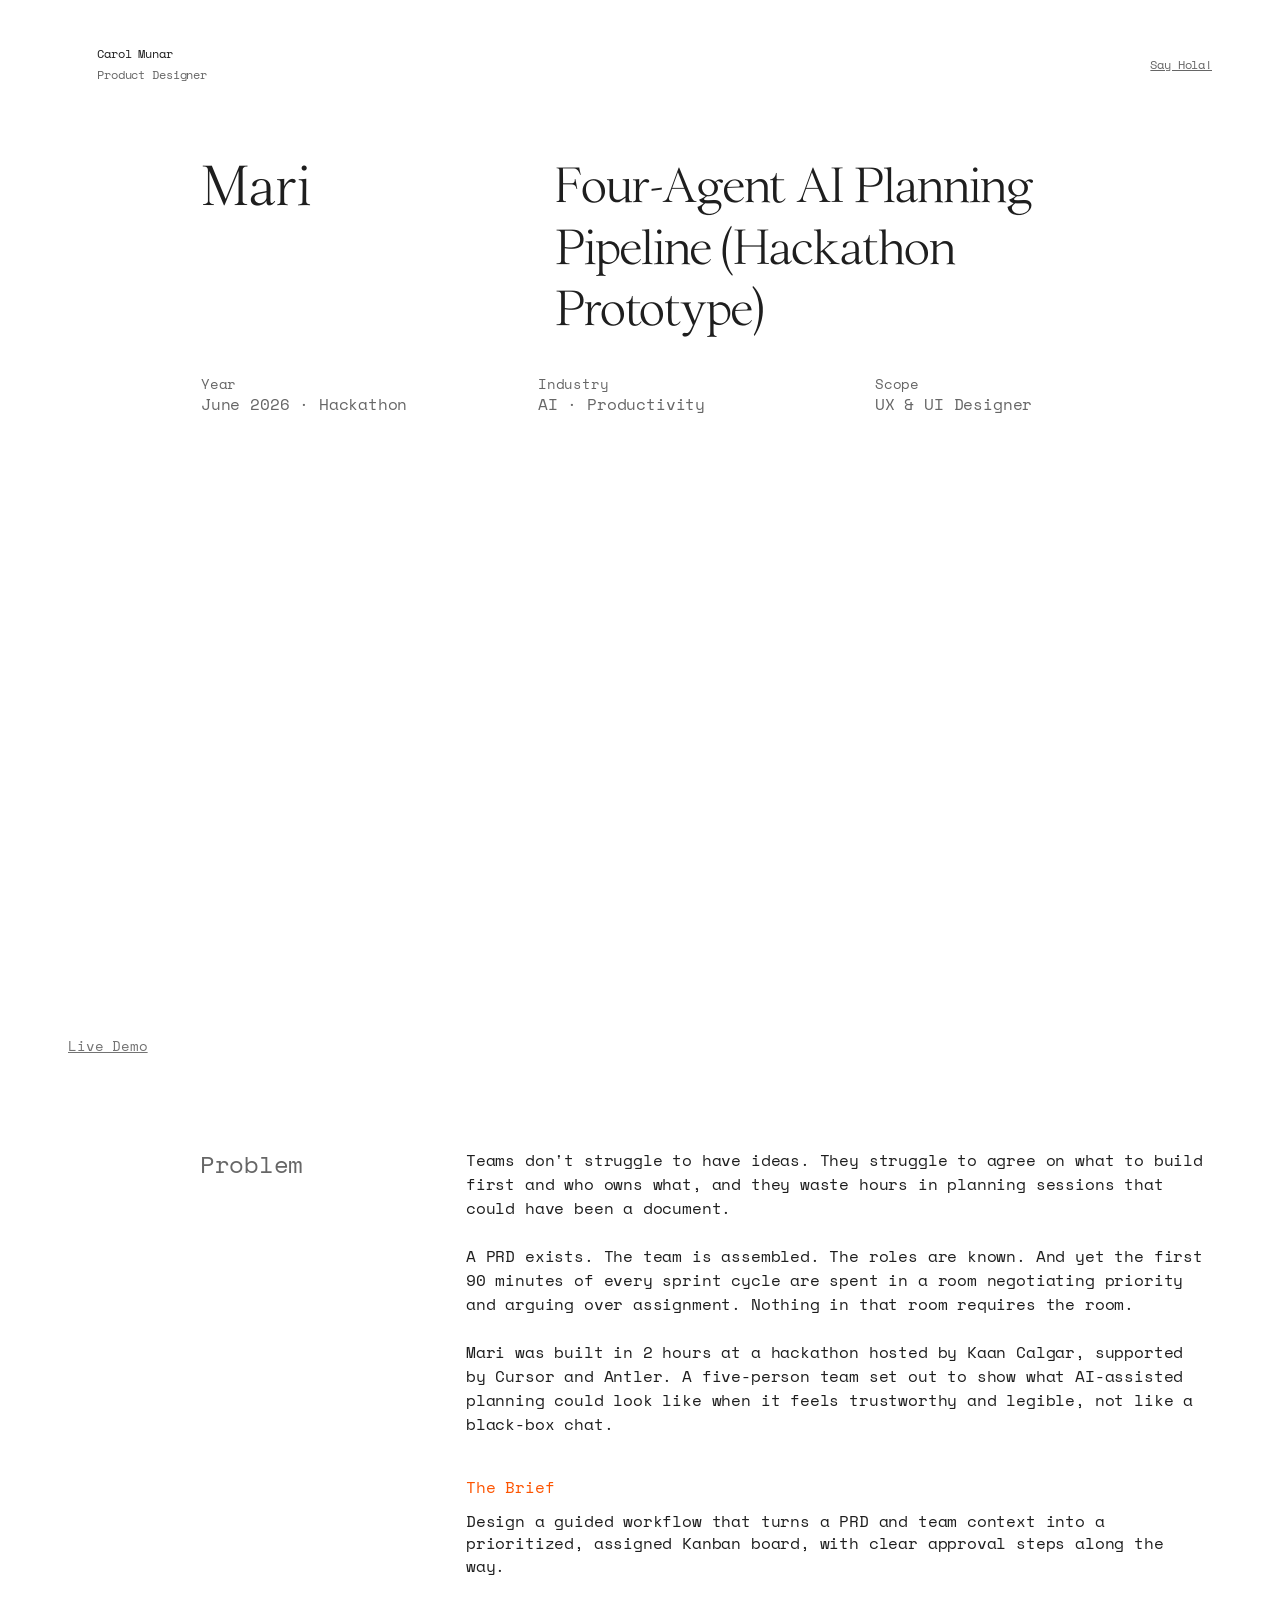
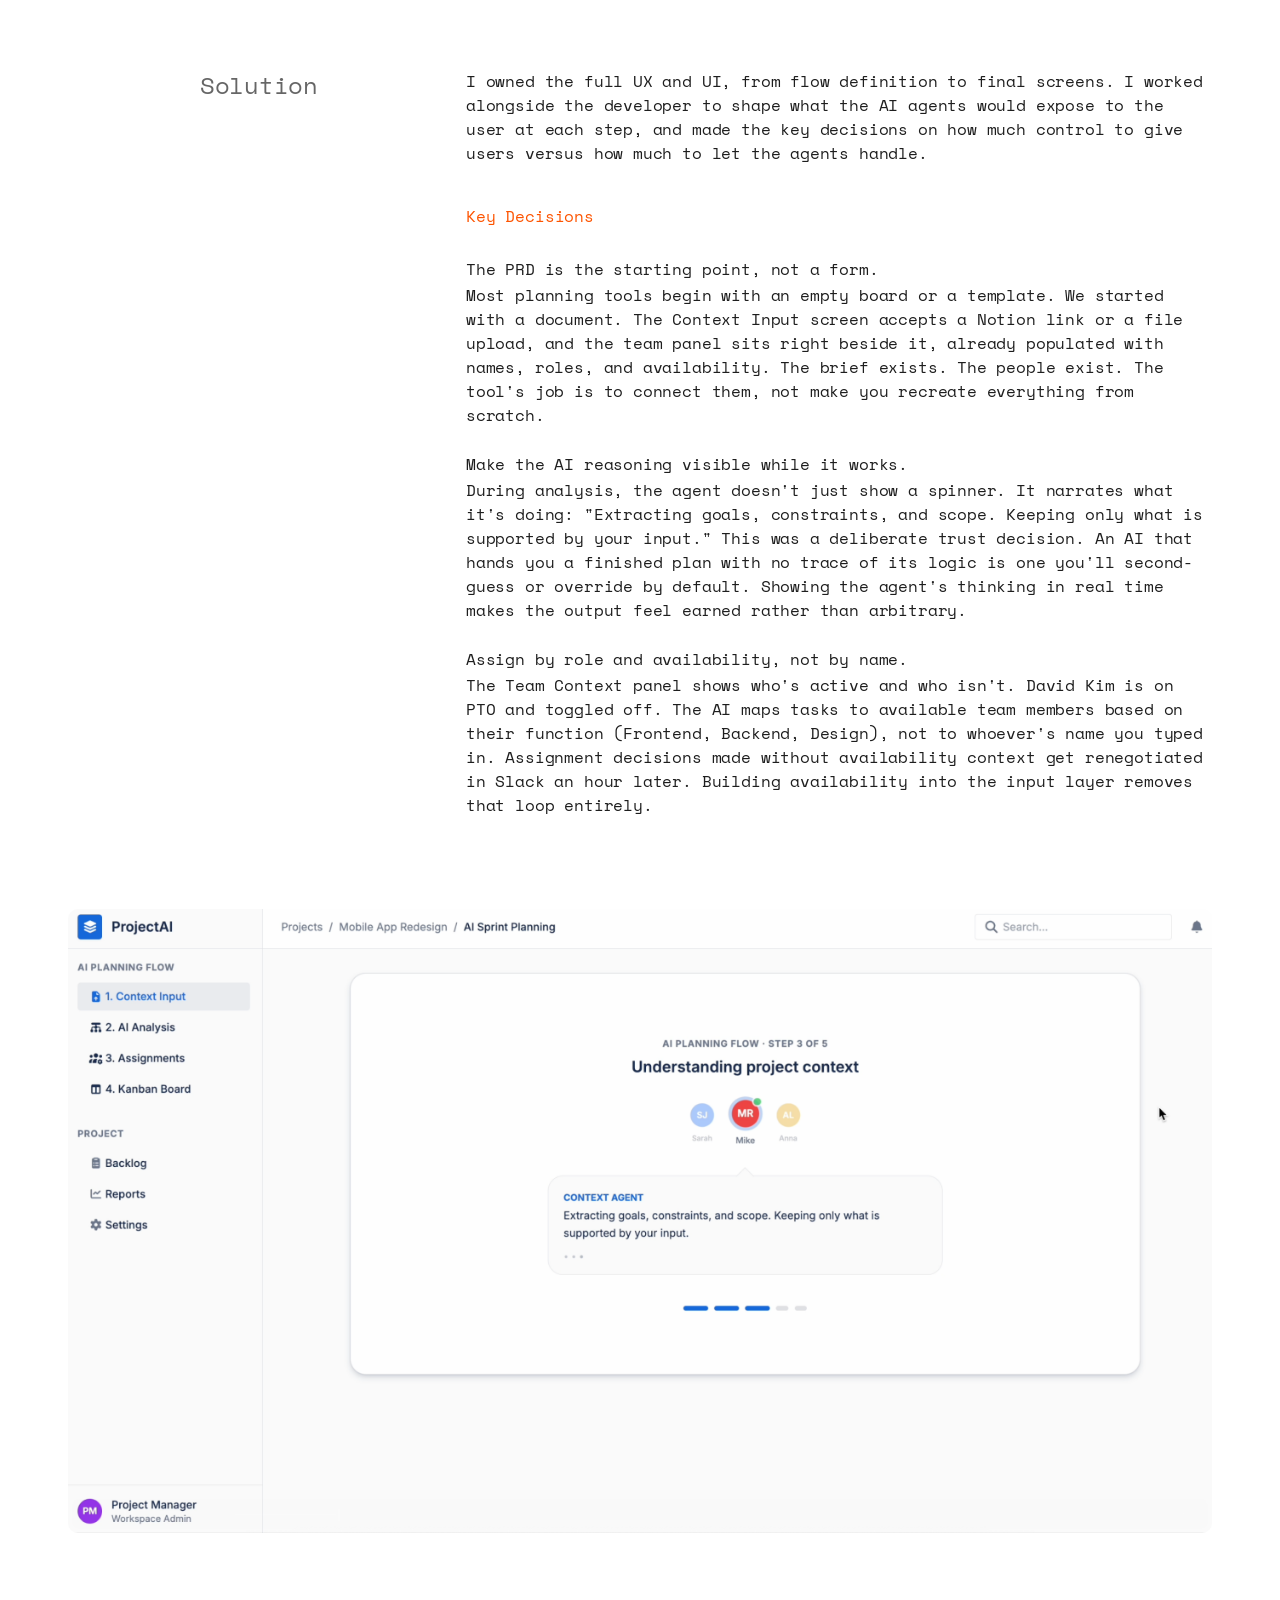
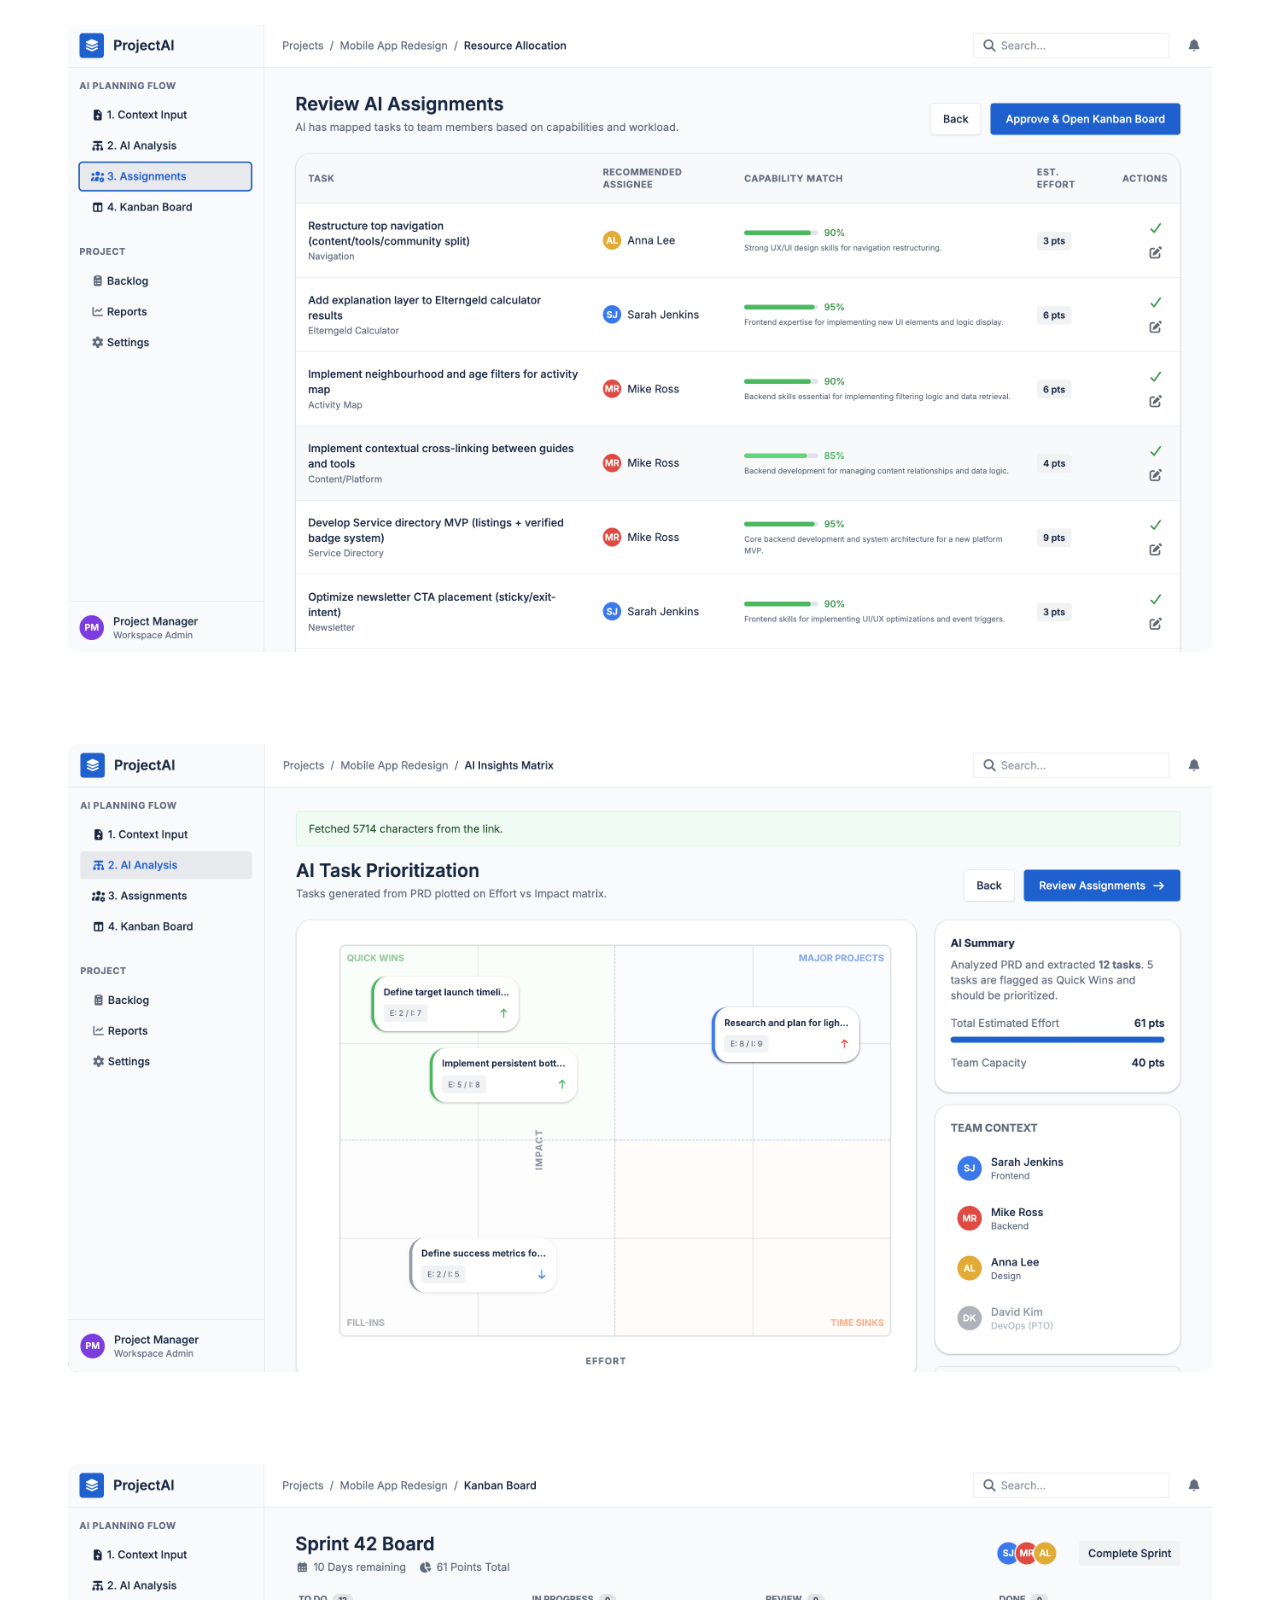
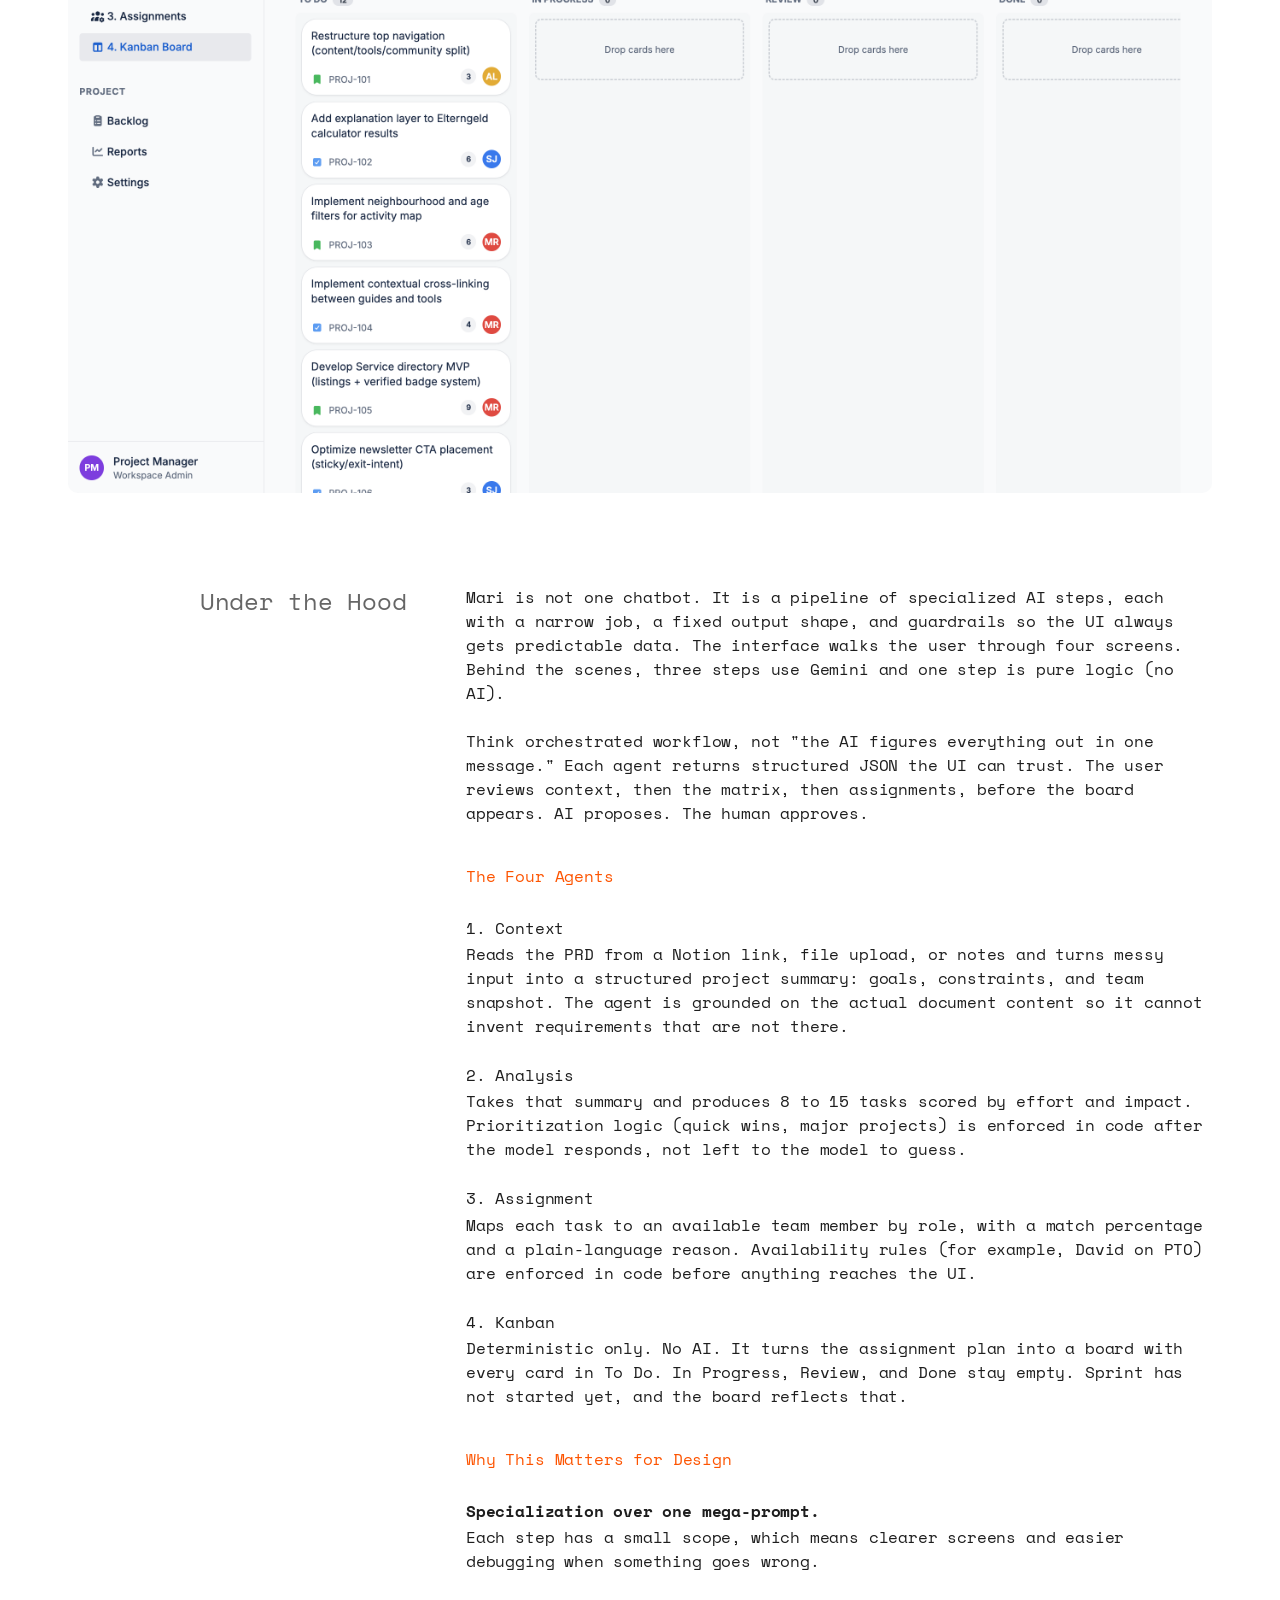
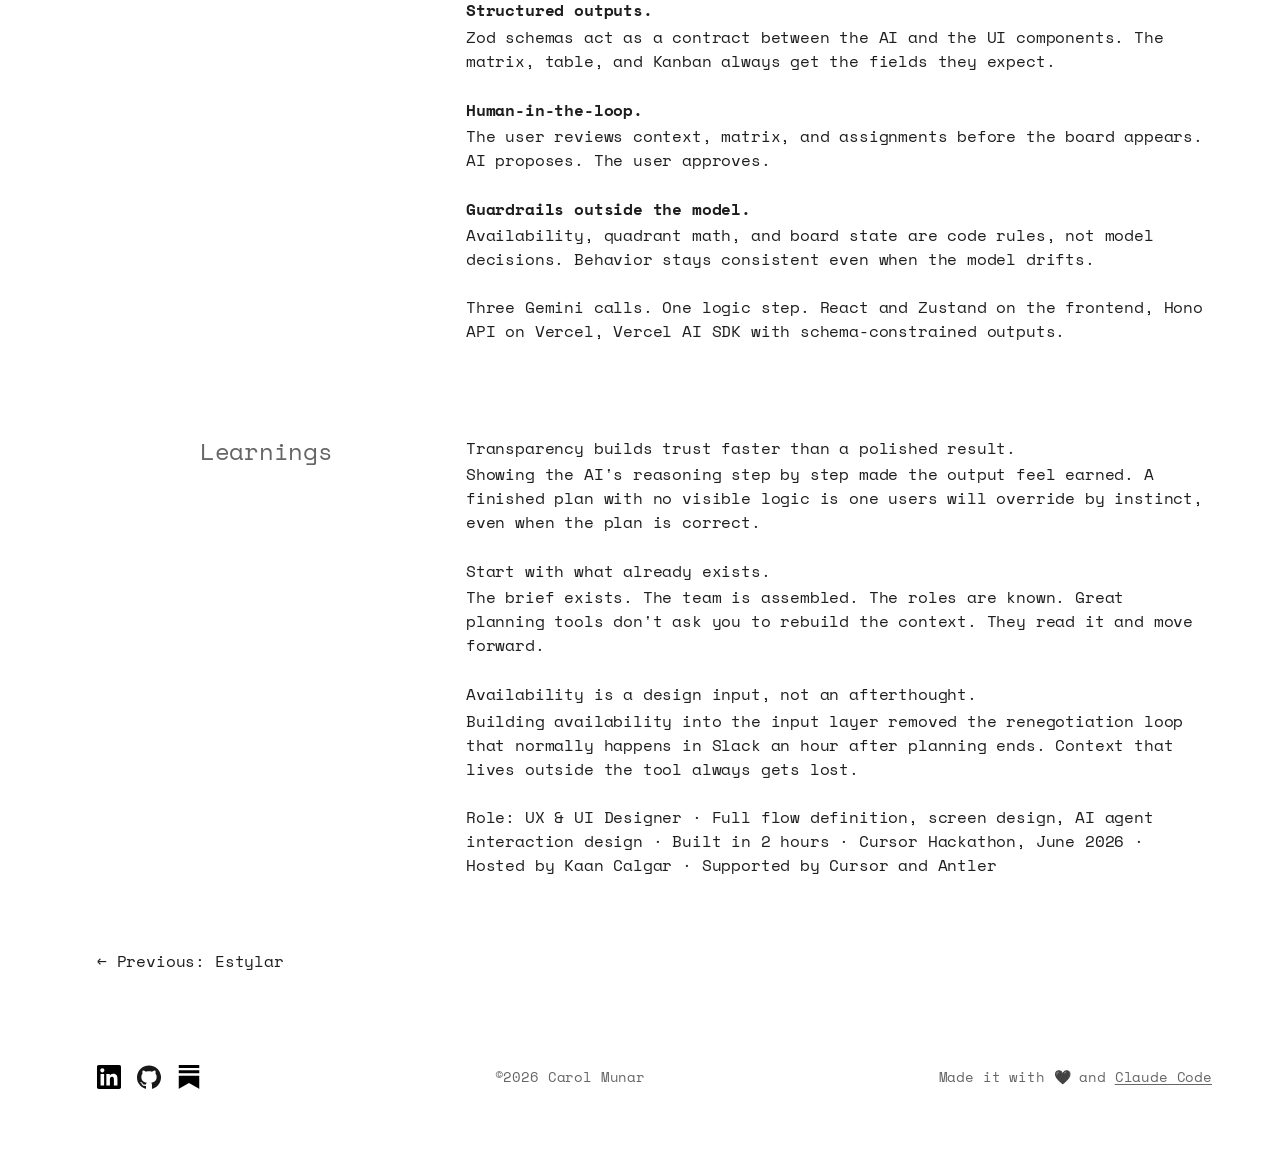
<file: projects/mari.html>
<!DOCTYPE html>
<html lang="en">
<head>
    <meta charset="UTF-8">
    <meta name="viewport" content="width=device-width, initial-scale=1.0">
    <title>Mari · Carol Munar</title>
    <link rel="icon" type="image/png" href="../favicon.png">

    <!-- SEO -->
    <meta name="description" content="How Carol Munar designed Mari, a four-step AI agent pipeline prototype built in 2 hours at a Cursor hackathon.">
    <link rel="canonical" href="https://www.carolmunar.com/projects/mari">

    <!-- Open Graph -->
    <meta property="og:type"        content="website">
    <meta property="og:url"         content="https://www.carolmunar.com/projects/mari">
    <meta property="og:title"       content="Mari · AI Planning Prototype · Carol Munar">
    <meta property="og:description" content="How Carol Munar designed Mari, a four-step AI agent pipeline prototype built in 2 hours at a Cursor hackathon.">
    <meta property="og:image"       content="https://www.carolmunar.com/logos/og-image.png">

    <!-- Same fonts as main portfolio -->
    <link rel="preconnect" href="https://fonts.googleapis.com">
    <link rel="preconnect" href="https://fonts.gstatic.com" crossorigin>
    <link href="https://fonts.googleapis.com/css2?family=Space+Mono:wght@400;700&display=swap" rel="stylesheet">

    <!-- Shared case study styles -->
    <link rel="stylesheet" href="alphin.css?v=3">

    <!-- PostHog Analytics -->
    <script>
        !function(t,e){var o,n,p,r;e.__SV||(window.posthog=e,e._i=[],e.init=function(i,s,a){function g(t,e){var o=e.split(".");2==o.length&&(t=t[o[0]],e=o[1]),t[e]=function(){t.push([e].concat(Array.prototype.slice.call(arguments,0)))}}(p=t.createElement("script")).type="text/javascript",p.async=!0,p.src=s.api_host.replace(".i.posthog.com","-assets.i.posthog.com")+"/static/array.js",(r=t.getElementsByTagName("script")[0]).parentNode.insertBefore(p,r);var u=e;for(void 0!==a?u=e[a]=[]:a="posthog",u.people=u.people||[],u.toString=function(t){var e="posthog";return"posthog"!==a&&(e+="."+a),t||(e+=" (stub)"),e},u.people.toString=function(){return u.toString(1)+".people (stub)"},o="init capture register register_once register_for_session unregister opt_out_capturing has_opted_out_capturing opt_in_capturing reset isFeatureEnabled getFeatureFlag getFeatureFlagPayload reloadFeatureFlags group identify setPersonProperties setPersonPropertiesForFlags resetPersonPropertiesForFlags setGroupPropertiesForFlags resetGroups onFeatureFlags addFeatureFlagsHandler onSessionId getSurveys getActiveMatchingSurveys renderSurvey canRenderSurvey getNextSurveyStep".split(" "),n=0;n<o.length;n++)g(u,o[n]);e._i.push([i,s,a])},e.__SV=1)}(document,window.posthog||[]);
        posthog.init('phc_B0JxLwVXjqtCLqUhzrqNUlNWBGZ2Au1851EdzqLn0kw', {
            api_host: 'https://eu.i.posthog.com',
            defaults: '2026-01-30'
        })
    </script>
</head>
<body>

    <header class="cs-header">
        <div>
            <a href="../index.html" class="cs-header-name">Carol Munar</a>
            <p class="cs-header-role">Product Designer</p>
        </div>
        <a href="mailto:caritomunar@gmail.com" class="cs-header-contact">Say Hola!</a>
    </header>


    <main class="cs-main">

        <div class="cs-title-area">
            <div>
                <span class="cs-company-name">Mari</span>
            </div>
            <div>
                <h1 class="cs-h1">Four-Agent AI Planning Pipeline (Hackathon Prototype)</h1>
            </div>
            <div class="cs-meta">
                <div class="cs-meta-item">
                    <span class="cs-meta-label">Year</span>
                    <span class="cs-meta-value">June 2026 · Hackathon</span>
                </div>
                <div class="cs-meta-item">
                    <span class="cs-meta-label">Industry</span>
                    <span class="cs-meta-value">AI · Productivity</span>
                </div>
                <div class="cs-meta-item">
                    <span class="cs-meta-label">Scope</span>
                    <span class="cs-meta-value">UX & UI Designer</span>
                </div>
            </div>
        </div>


        <div class="cs-image-wrap cs-hero-video">
            <video
                id="mari-demo-video"
                src="img/mariDemo.mp4"
                autoplay
                muted
                loop
                playsinline
                preload="none"
                aria-label="Mari product demo walkthrough">
            </video>
        </div>
        <a href="https://mari-eight-liart.vercel.app/planning/context"
           class="cs-live-demo-link"
           target="_blank"
           rel="noopener">Live Demo</a>


        <section class="cs-section">
            <div class="cs-section-label">
                <h2>Problem</h2>
            </div>
            <div class="cs-section-content">
                <p>
                    Teams don't struggle to have ideas. They struggle to agree on what to
                    build first and who owns what, and they waste hours in planning sessions
                    that could have been a document.
                </p>
                <p>
                    A PRD exists. The team is assembled. The roles are known. And yet the
                    first 90 minutes of every sprint cycle are spent in a room negotiating
                    priority and arguing over assignment. Nothing in that room requires the
                    room.
                </p>
                <p>
                    Mari was built in 2 hours at a hackathon hosted by Kaan Calgar, supported
                    by Cursor and Antler. A five-person team set out to show what AI-assisted
                    planning could look like when it feels trustworthy and legible, not like
                    a black-box chat.
                </p>

                <div class="cs-brief">
                    <p class="cs-label-orange">The Brief</p>
                    <p class="cs-brief-text">
                        Design a guided workflow that turns a PRD and team context into a
                        prioritized, assigned Kanban board, with clear approval steps along
                        the way.
                    </p>
                </div>
            </div>
        </section>


        <section class="cs-section">
            <div class="cs-section-label">
                <h2>Solution</h2>
            </div>
            <div class="cs-section-content">
                <p>
                    I owned the full UX and UI, from flow definition to final screens.
                    I worked alongside the developer to shape what the AI agents would
                    expose to the user at each step, and made the key decisions on how
                    much control to give users versus how much to let the agents handle.
                </p>

                <div class="cs-brief">
                    <p class="cs-label-orange">Key Decisions</p>
                    <div class="cs-decisions">
                        <div>
                            <p class="cs-decision-title">The PRD is the starting point, not a form.</p>
                            <p>
                                Most planning tools begin with an empty board or a template.
                                We started with a document. The Context Input screen accepts
                                a Notion link or a file upload, and the team panel sits right
                                beside it, already populated with names, roles, and availability.
                                The brief exists. The people exist. The tool's job is to connect
                                them, not make you recreate everything from scratch.
                            </p>
                        </div>
                        <div>
                            <p class="cs-decision-title">Make the AI reasoning visible while it works.</p>
                            <p>
                                During analysis, the agent doesn't just show a spinner. It
                                narrates what it's doing: "Extracting goals, constraints, and
                                scope. Keeping only what is supported by your input." This was
                                a deliberate trust decision. An AI that hands you a finished
                                plan with no trace of its logic is one you'll second-guess or
                                override by default. Showing the agent's thinking in real time
                                makes the output feel earned rather than arbitrary.
                            </p>
                        </div>
                        <div>
                            <p class="cs-decision-title">Assign by role and availability, not by name.</p>
                            <p>
                                The Team Context panel shows who's active and who isn't.
                                David Kim is on PTO and toggled off. The AI maps tasks to
                                available team members based on their function (Frontend,
                                Backend, Design), not to whoever's name you typed in. Assignment
                                decisions made without availability context get renegotiated in
                                Slack an hour later. Building availability into the input layer
                                removes that loop entirely.
                            </p>
                        </div>
                    </div>
                </div>
            </div>
        </section>


        <div class="cs-image-wrap">
            <img src="img/iteration1.webp?v=2" alt="Mari, design iterations" loading="lazy">
        </div>

        <div class="cs-image-wrap">
            <img src="img/asissmentMari.webp?v=2" alt="Mari, assignment view" loading="lazy">
        </div>

        <div class="cs-image-wrap">
            <img src="img/matrixMari.webp?v=2" alt="Mari, priority matrix" loading="lazy">
        </div>

        <div class="cs-image-wrap">
            <img src="img/kanbanMari.webp?v=2" alt="Mari, Kanban board output" loading="lazy">
        </div>


        <section class="cs-section">
            <div class="cs-section-label">
                <h2>Under the Hood</h2>
            </div>
            <div class="cs-section-content">
                <p>
                    Mari is not one chatbot. It is a pipeline of specialized AI steps, each
                    with a narrow job, a fixed output shape, and guardrails so the UI always
                    gets predictable data. The interface walks the user through four screens.
                    Behind the scenes, three steps use Gemini and one step is pure logic
                    (no AI).
                </p>
                <p>
                    Think orchestrated workflow, not "the AI figures everything out in one
                    message." Each agent returns structured JSON the UI can trust. The user
                    reviews context, then the matrix, then assignments, before the board
                    appears. AI proposes. The human approves.
                </p>

                <div class="cs-brief">
                    <p class="cs-label-orange">The Four Agents</p>
                    <div class="cs-decisions">
                        <div>
                            <p class="cs-decision-title">1. Context</p>
                            <p>
                                Reads the PRD from a Notion link, file upload, or notes and
                                turns messy input into a structured project summary: goals,
                                constraints, and team snapshot. The agent is grounded on the
                                actual document content so it cannot invent requirements that
                                are not there.
                            </p>
                        </div>
                        <div>
                            <p class="cs-decision-title">2. Analysis</p>
                            <p>
                                Takes that summary and produces 8 to 15 tasks scored by effort
                                and impact. Prioritization logic (quick wins, major projects)
                                is enforced in code after the model responds, not left to the
                                model to guess.
                            </p>
                        </div>
                        <div>
                            <p class="cs-decision-title">3. Assignment</p>
                            <p>
                                Maps each task to an available team member by role, with a match
                                percentage and a plain-language reason. Availability rules
                                (for example, David on PTO) are enforced in code before anything
                                reaches the UI.
                            </p>
                        </div>
                        <div>
                            <p class="cs-decision-title">4. Kanban</p>
                            <p>
                                Deterministic only. No AI. It turns the assignment plan into a
                                board with every card in To Do. In Progress, Review, and Done stay
                                empty. Sprint has not started yet, and the board reflects that.
                            </p>
                        </div>
                    </div>
                </div>

                <div class="cs-brief">
                    <p class="cs-label-orange">Why This Matters for Design</p>
                    <div class="cs-decisions">
                        <div>
                            <p class="cs-decision-title cs-decision-title--medium">Specialization over one mega-prompt.</p>
                            <p>
                                Each step has a small scope, which means clearer screens and
                                easier debugging when something goes wrong.
                            </p>
                        </div>
                        <div>
                            <p class="cs-decision-title cs-decision-title--medium">Structured outputs.</p>
                            <p>
                                Zod schemas act as a contract between the AI and the UI
                                components. The matrix, table, and Kanban always get the fields
                                they expect.
                            </p>
                        </div>
                        <div>
                            <p class="cs-decision-title cs-decision-title--medium">Human-in-the-loop.</p>
                            <p>
                                The user reviews context, matrix, and assignments before the
                                board appears. AI proposes. The user approves.
                            </p>
                        </div>
                        <div>
                            <p class="cs-decision-title cs-decision-title--medium">Guardrails outside the model.</p>
                            <p>
                                Availability, quadrant math, and board state are code rules,
                                not model decisions. Behavior stays consistent even when the
                                model drifts.
                            </p>
                        </div>
                    </div>
                </div>

                <p>
                    Three Gemini calls. One logic step. React and Zustand on the frontend,
                    Hono API on Vercel, Vercel AI SDK with schema-constrained outputs.
                </p>
            </div>
        </section>


        <section class="cs-section">
            <div class="cs-section-label">
                <h2>Learnings</h2>
            </div>
            <div class="cs-section-content">
                <div>
                    <p class="cs-decision-title">Transparency builds trust faster than a polished result.</p>
                    <p>
                        Showing the AI's reasoning step by step made the output feel earned.
                        A finished plan with no visible logic is one users will override by
                        instinct, even when the plan is correct.
                    </p>
                </div>
                <div>
                    <p class="cs-decision-title">Start with what already exists.</p>
                    <p>
                        The brief exists. The team is assembled. The roles are known.
                        Great planning tools don't ask you to rebuild the context. They
                        read it and move forward.
                    </p>
                </div>
                <div>
                    <p class="cs-decision-title">Availability is a design input, not an afterthought.</p>
                    <p>
                        Building availability into the input layer removed the renegotiation
                        loop that normally happens in Slack an hour after planning ends.
                        Context that lives outside the tool always gets lost.
                    </p>
                </div>

                <!-- Role: 24px below last learning (via .cs-section-content gap) -->
                <p class="cs-footer-role">
                    Role: UX & UI Designer · Full flow definition, screen design,
                    AI agent interaction design · Built in 2 hours · Cursor Hackathon,
                    June 2026 · Hosted by Kaan Calgar · Supported by Cursor and Antler
                </p>
            </div>
        </section>


        <footer class="cs-footer">
            <a href="estylar.html" class="cs-next-link">← Previous: Estylar</a>
        </footer>

    </main>


    <footer class="site-footer">
        <div class="footer-logos">
            <a href="https://www.linkedin.com/in/carolmunar/" target="_blank" rel="noopener" aria-label="LinkedIn">
                <img src="../logos/linkedin.svg" alt="LinkedIn" width="24" height="24">
            </a>
            <a href="https://github.com/carolmunar" target="_blank" rel="noopener" aria-label="GitHub">
                <img src="../logos/github.svg" alt="GitHub" width="24" height="24">
            </a>
            <a href="https://substack.com/@carolmunar" target="_blank" rel="noopener" aria-label="Substack">
                <img src="../logos/substack.svg" alt="Substack" width="24" height="24">
            </a>
        </div>
        <p class="footer-copy">©2026 Carol Munar</p>
        <p class="footer-made">Made it with 🖤 and <a href="https://claude.ai/code" target="_blank" rel="noopener">Claude Code</a></p>
    </footer>

    <div id="scroll-blur" aria-hidden="true"></div>
    <script src="blur.js"></script>

    <script>
        /* Mari hero demo: 2x speed, lazy-load when near viewport */
        (function () {
            var video = document.getElementById('mari-demo-video');
            if (!video) return;

            video.playbackRate = 2;

            function startPlayback() {
                video.play().catch(function () {});
            }

            if ('IntersectionObserver' in window) {
                var observer = new IntersectionObserver(function (entries) {
                    if (entries[0].isIntersecting) {
                        video.preload = 'auto';
                        startPlayback();
                        observer.disconnect();
                    }
                }, { rootMargin: '120px' });
                observer.observe(video);
            } else {
                startPlayback();
            }
        }());
    </script>

</body>
</html>
</file>
<file: projects/alphin.css>
/* ============================================================
   ALPHIN CASE STUDY — alphin.css
   ─────────────────────────────────────────────────────────────
   Styles specific to the Alphin case study page.
   Uses the same font stack as the main portfolio.
   All values derived from Figma node 68:43 (1440px artboard).
   ============================================================ */

/* ── RESET & BASE ── */
*, *::before, *::after {
    box-sizing: border-box;
    margin: 0;
    padding: 0;
}

body {
    background-color: #ffffff;
    color: #1e1e1e;
    font-family: 'TestSohneMono', 'Space Mono', monospace;
    font-size: 16px;
    line-height: 1.5;
    -webkit-font-smoothing: antialiased;
}

/* Load Williwaw font (same as main portfolio) */
@font-face {
    font-family: 'Williwaw';
    src: url('../fonts/Williwaw-Book.otf') format('opentype');
    font-weight: 400;
    font-style: normal;
}

/* ── HEADER ──
   Matches the Figma header: name + role on left, contact on right.
   Figma: name at top:40px left:97px, role at top:57px, contact at top:54px right */
.cs-header {
    position: fixed;         /* stays at top while scrolling */
    top: 0;
    left: 0;
    right: 0;
    z-index: 100;
    background: #ffffff;
    display: flex;
    align-items: flex-start;
    justify-content: space-between;
    padding: 40px 68px 20px 97px;
}

.cs-header-name {
    font-family: 'TestSohneMono', 'Space Mono', monospace;
    font-size: 12px;
    font-weight: 400;
    color: #1e1e1e;
    letter-spacing: -0.12px;
    line-height: 1.5;
    text-decoration: none;
}

.cs-header-role {
    font-family: 'TestSohneMono', 'Space Mono', monospace;
    font-size: 12px;
    font-weight: 400;
    color: #666;
    letter-spacing: -0.12px;
    line-height: 1.5;
    margin-top: 2px;
}

.cs-header-contact {
    font-family: 'TestSohneMono', 'Space Mono', monospace;
    font-size: 12px;
    font-weight: 400;
    color: #666;
    letter-spacing: -0.154px;
    line-height: 1.75;
    text-decoration: underline;
    margin-top: 14px;  /* aligns with Figma top:54px */
}

/* ── MAIN WRAPPER ──
   Starts below the fixed header (73px in Figma) */
.cs-main {
    padding-top: 73px;  /* header height */
    max-width: 1440px;
    margin: 0 auto;
}

/* ── BACK LINK ──
   Figma: "Link" node at top:66.5px left:96.5px within the main div */
.cs-back {
    display: inline-block;
    padding: 24px 0 0 96px;
    font-family: 'TestSohneMono', 'Space Mono', monospace;
    font-size: 14px;
    color: #666;
    text-decoration: none;
    letter-spacing: -0.154px;
}

.cs-back:hover {
    color: #1e1e1e;
}

/* ── KEYBOARD FOCUS STYLES ──
   Visible focus ring for keyboard and screen reader users.
   :focus-visible only shows when navigating by keyboard (not on mouse click),
   so it doesn't interfere with the mouse experience. */
a:focus-visible,
button:focus-visible {
    outline: 2px solid #1e1e1e;
    outline-offset: 3px;
    border-radius: 2px;
}

/* ── HEADER NAME: hint it's a link ──
   The name in the top-left navigates back to the homepage.
   An underline on hover signals this to users who explore. */
.cs-header-name:hover {
    text-decoration: underline;
}

/* ── TITLE AREA ──
   Row 1: company name | H1 title
   Row 2: meta row (Year / Industry / Scope) spanning both columns
   Figma: company name at 201px, H1 at 555px → left col = 555-96 = 459px */
.cs-title-area {
    display: grid;
    grid-template-columns: 459px 1fr;
    grid-template-rows: auto auto;
    padding: 92px 68px 0 96px;
    align-items: start;
    gap: 24px 0;
}

.cs-company-name {
    font-family: 'Williwaw', serif;
    font-size: 64px;
    font-weight: 400;
    color: #1e1e1e;
    letter-spacing: -0.176px;
    line-height: 1;
    padding-top: 26px;
    padding-left: 105px;  /* 96px grid + 105px = 201px from page (matches Figma) */
}

.cs-h1 {
    font-family: 'Williwaw', serif;
    font-size: 56px;
    font-weight: 400;
    color: #1e1e1e;
    letter-spacing: -1.056px;
    line-height: 1.1;
    max-width: 586px;  /* flexible: won't overflow on narrower viewports */
}

/* ── METADATA ROW ──
   Spans both grid columns so Year aligns under the company name.
   padding-left: 105px → Year starts at 96+105=201px from page (= company name x)
   min-width: 354px per item → Industry starts at 201+354=555px (= H1 x) */
.cs-meta {
    grid-column: 1 / -1;   /* span both title-area columns */
    display: flex;
    gap: 0;
    padding-left: 105px;
    color: #666;
    font-size: 14px;
    letter-spacing: -0.176px;
    line-height: 1.4;
}

.cs-meta-item {
    display: flex;
    flex-direction: column;
    width: 354px;   /* Year col: forces 354px wide → Industry aligns at 555px from page (= H1 x) */
}

.cs-meta-label {
    font-size: 14px;
    color: #666;
}

.cs-meta-value {
    font-size: 16px;
    color: #666;
}

/* ── FULL-WIDTH IMAGE CONTAINERS ──
   68px side margins match the content container left/right edge.
   overflow: hidden clips the image to the rounded corners.
   background-color is a skeleton placeholder — visible while the image loads. */
.cs-image-wrap {
    border-radius: 10px;
    margin: 92px 68px 0;  /* 68px sides = content container margin */
    overflow: hidden;
}

.cs-image-wrap img {
    width: 100%;        /* fills the full container width */
    height: auto;       /* lets the image keep its natural proportions */
    display: block;     /* removes the small gap that appears under inline images */
}

/* Hero video (Mari case study) */
.cs-hero-video video {
    width: 90%;
    height: auto;
    display: block;
    margin: 0 auto;
}

/* Live demo link below hero video */
.cs-live-demo-link {
    display: block;
    margin: 12px 68px 0;
    font-family: 'TestSohneMono', 'Space Mono', monospace;
    font-size: 14px;
    color: #737373;
    text-decoration: underline;
    letter-spacing: -0.154px;
}

.cs-live-demo-link:hover {
    color: #1e1e1e;
}

/* ── SECTION LAYOUT ──
   Two-column grid: label on left, content on right.
   Figma: container at 68px, h2 text at 132px (200px from page),
          content at 398px from container (466px from page).
   Label col = 398px; h2 text indented 132px within it. */
.cs-section {
    display: grid;
    grid-template-columns: 398px 1fr;   /* label col | content col */
    padding: 92px 68px 0 68px;          /* 68px = content container margin */
    gap: 0;
}

.cs-section-label h2 {
    font-family: 'TestSohneMono', 'Space Mono', monospace;
    font-size: 24px;
    font-weight: 400;
    color: #666;
    letter-spacing: -0.264px;
    line-height: 1.4;
    padding-left: 132px;  /* h2 text at 68+132=200px from page edge */
}

/* ── SECTION CONTENT ──
   Right column: paragraphs and sub-sections.
   max-width: 774px matches the Figma content column width. */
.cs-section-content {
    display: flex;
    flex-direction: column;
    gap: 24px;
    max-width: 774px;
}

.cs-section-content p {
    font-size: 16px;
    color: #1e1e1e;
    letter-spacing: -0.176px;
    line-height: 1.5;
}

/* ── ORANGE LABEL (The Brief, Key Decisions) ──
   Figma: color:#fd5400, size:16px, tracking:-0.154px */
.cs-label-orange {
    font-size: 16px !important;
    color: #fd5400 !important;
    letter-spacing: -0.154px !important;
    line-height: 1.4 !important;
}

/* ── THE BRIEF block ──
   Small sub-section with orange label + larger body text */
.cs-brief {
    display: flex;
    flex-direction: column;
    gap: 12px;
    padding-top: 16px;
}

.cs-brief-text {
    font-size: 16px !important;   /* Figma: 16px — same as body text */
    color: #1e1e1e !important;
    letter-spacing: -0.176px !important;
    line-height: 1.4 !important;
}

/* ── KEY DECISIONS block ──
   Each decision: bold title + explanation */
.cs-decisions {
    display: flex;
    flex-direction: column;
    gap: 24px;
    padding-top: 16px;
}

.cs-decision-title {
    font-size: 16px !important;
    font-weight: 400;
    color: #1e1e1e !important;
    letter-spacing: -0.176px !important;
    line-height: 1.7 !important;
}

.cs-decision-title--medium {
    font-weight: 600;
}

/* ── IMPACT TABLE ──
   Metric / Before / After
   Figma: border:#e5e7eb, header bg:#f9fafb, border-radius:10px */
.cs-table-wrap {
    border: 1px solid #e5e7eb;
    border-radius: 10px;
    overflow: hidden;
}

.cs-table {
    width: 100%;
    border-collapse: collapse;
    font-family: 'TestSohneMono', 'Space Mono', monospace;
    font-size: 14px;
}

.cs-table thead {
    background: #f9fafb;
}

.cs-table thead th {
    font-size: 14px;
    font-weight: 400;
    color: #1e1e1e;
    letter-spacing: -0.154px;
    text-align: left;
    padding: 16px 24px;
}

.cs-table tbody tr {
    border-top: 1px solid #e5e7eb;
}

.cs-table tbody td {
    font-size: 16px;
    color: #1e1e1e;
    letter-spacing: -0.176px;
    padding: 16px 24px;
}

.cs-nda-note {
    color: #666;
    font-size: 14px;
    font-style: italic;
    margin-top: 16px;
    padding-top: 16px;
    border-top: 1px solid #e5e7eb;
}

/* ── ROLE (lives inside last section's content column) ──
   .cs-section-content already adds 24px gap above this block. */
.cs-footer-role {
    font-size: 14px;
    color: #666;
    letter-spacing: -0.154px;
    line-height: 1.6;
}

.cs-footer-role-group {
    display: flex;
    flex-direction: column;
    gap: 8px;
}

/* ── CASE STUDY NAV (prev / next) ──
   72px below role, left edge aligned with fixed header nav (97px).
   margin-left calc keeps alignment when .cs-main is centered >1440px.
   No divider line above the links. */
.cs-footer {
    margin-top: 72px;
    margin-left: calc(97px - max(0px, (100vw - 1440px) / 2));
    margin-right: calc(68px - max(0px, (100vw - 1440px) / 2));
    padding: 0;
    border-top: none;
}

.cs-next-link {
    font-size: 16px;
    color: #1e1e1e;
    text-decoration: none;
    letter-spacing: -0.176px;
    display: block;
    border-top: none;
}

.cs-next-link:hover {
    text-decoration: underline;
}

/* ── FOOTER NAV (two-way: prev + next) ── */
.cs-footer-nav {
    display: flex;
    justify-content: space-between;
    border-top: none;
}

.cs-footer-nav .cs-next-link {
    width: auto;
}

/* ── STEPS GUIDE BLOCK ──
   Used in Estylar Solution: a light gray rounded box listing
   the 4 illustrated scanning steps.
   bg:#f9fafb matches the table header color for visual consistency. */
.cs-steps-block {
    background: #f9fafb;
    border-radius: 10px;
    padding: 24px;
    display: flex;
    flex-direction: column;
    gap: 12px;
}

/* ── BULLET LIST ──
   Used in Estylar Research and Solution sections.
   pl-[24px] matches Figma indentation. */
.cs-list {
    padding-left: 24px;
    display: flex;
    flex-direction: column;
    gap: 8px;
    list-style: disc;
}

.cs-list li {
    font-size: 16px;
    color: #1e1e1e;
    letter-spacing: -0.176px;
    line-height: 1.5;
}

/* ── ADJUST / AGROFY / ESTYLAR TITLE AREA OVERRIDES ──
   These projects have 56px company names (same size as H1).
   Column split: H1 at 614px → left col = 614-96 = 518px.
   Meta Year item: 614-201 = 413px so Industry aligns exactly under the H1. */
.cs-title-area--adjust {
    grid-template-columns: 518px 1fr;
}

.cs-title-area--adjust .cs-meta-item:first-child {
    width: 413px;   /* forces 413px wide → Industry aligns at 614px from page (= H1 x for adjust/estylar/agrofy) */
}

/* 56px for Adjust, Agrofy, Estylar company names (Alphin uses 64px) */
.cs-company-name--adjust {
    font-size: 56px;
    padding-top: 11.5px;
}

/* Wider H1 for longer titles (Adjust, Estylar, Agrofy) */
.cs-h1--adjust {
    width: 786px;
}


/* ── TWO-IMAGE SIDE BY SIDE (gray container) ──
   Used for research images (adjust6 + adjust7).
   Fixed height container, images fill 50% each. */
.cs-image-pair {
    margin: 92px 68px 0;                /* 68px sides = content container margin */
    height: 810px;
    border-radius: 10px;
    display: flex;
}

.cs-image-pair img {
    width: 50%;
    height: 100%;
    object-fit: contain;
}


/* ── MIRO BOARD EMBED ──
   Interactive iframe that lets visitors zoom and pan the Miro board.
   Matches the section side margins (96px left, 68px right).
   Height 600px gives enough room to read sticky notes without being overwhelming. */
.cs-miro-embed {
    margin: 92px 68px 0;            /* 68px sides = content container margin */
    border-radius: 10px;
    overflow: hidden;                /* clips iframe to rounded corners */
    height: 600px;                   /* taller = more of the board is visible in preview */
    position: relative;              /* needed so the ::after overlay is positioned inside */
}

/* Transparent overlay — sits on top of the iframe by default.
   This intercepts scroll events so they reach the page instead of
   zooming the Miro board while the user is just scrolling through.
   A subtle hint appears on hover to let the user know they can interact. */
.cs-miro-embed::after {
    content: 'Click to interact';
    position: absolute;
    inset: 0;                        /* covers the full iframe area */
    z-index: 2;
    display: flex;
    align-items: center;
    justify-content: center;
    font-family: 'TestSohneMono', 'Space Mono', monospace;
    font-size: 12px;
    letter-spacing: -0.12px;
    color: transparent;              /* text hidden until hover */
    background: transparent;
    cursor: pointer;
    transition: color 0.2s ease, background 0.2s ease;
}

/* On hover: reveal a subtle hint so the user knows to click */
.cs-miro-embed:hover::after {
    color: #666;
    background: rgba(255, 255, 255, 0.5);
}

/* When the user has clicked to interact, hide the overlay entirely */
.cs-miro-embed.is-active::after {
    display: none;
}

.cs-miro-embed iframe {
    width: 100%;
    height: 100%;
    border: none;                    /* removes the default iframe border */
    display: block;                  /* removes the gap below inline iframes */
}


/* ── IMAGE CAPTION LINK ──
   Small link that sits below an image container (e.g. "Miro board link").
   Uses the same left padding as .cs-back (96px) to align with page content.
   Figma spec: TestSohneMono 14px, color #737373 */
.cs-image-caption-link {
    display: block;                          /* sits on its own line */
    margin-top: 12px;                        /* small gap below the image */
    padding-left: 96px;                      /* aligns with the rest of the page content */
    font-family: 'TestSohneMono', 'Space Mono', monospace;
    font-size: 14px;
    color: #737373;
    text-decoration: underline;
    letter-spacing: -0.154px;
}

.cs-image-caption-link:hover {
    color: #1e1e1e;                          /* darkens on hover for feedback */
}


/* ── SOLUTION GALLERY (white cards with drop shadows) ──
   Used for the redesigned product screenshots ("New Adjust" in Figma).
   Figma node 140:217: flex-col container, 42px gap between rows.
   Each image sits inside a white rounded card with a soft shadow. */
.cs-solution-gallery {
    margin: 92px 68px 0;                /* 92px top = consistent section spacing */
    display: flex;
    flex-direction: column;
    gap: 42px;              /* Figma: gap between the three rows */
}

/* One row = one horizontal group of cards */
.cs-solution-row {
    display: flex;
    gap: 24px;              /* Figma: gap between cards within a row */
    align-items: flex-start; /* cards grow to their own natural height */
}

/* Single-item row: left-aligned at half width.
   Matches Figma row 3: one card occupies the left half, right side is empty.
   calc(50% - 12px) = half the row width minus half the 24px gap. */
.cs-solution-row--single {
    max-width: calc(50% - 12px);
}

/* The white card that holds each screenshot.
   Shadow is on the card (not the img) so overflow:hidden doesn't clip it.
   background-color is a skeleton placeholder while the image loads. */
.cs-solution-card {
    flex: 1;
    background: #f0f0f0;
    border-radius: 10px;
    overflow: hidden;       /* clips image corners to match border-radius */
    box-shadow: 0px 15px 25px 0px rgba(0, 0, 0, 0.15);  /* Figma drop shadow */
    /* no padding — images fill edge-to-edge, matching Figma */
}

/* The screenshot image inside each card — fills the full card */
.cs-solution-card img {
    width: 100%;
    height: auto;
    display: block;         /* removes the small gap below inline images */
}


/* ── MOBILE RESPONSIVE ── */
@media (max-width: 768px) {
    .cs-header {
        padding: 24px 20px;
    }

    .cs-main {
        padding-top: 80px;
    }

    .cs-back {
        padding: 16px 0 0 20px;
    }

    .cs-title-area {
        grid-template-columns: 1fr;  /* stack vertically on mobile */
        padding: 40px 20px 0;
    }

    .cs-company-name {
        font-size: 40px;
        padding-top: 0;
        padding-left: 0;   /* remove desktop indent — title area padding handles spacing */
    }

    /* ── ADJUST / AGROFY title modifier — mobile overrides ──
       Desktop: 518px left column, 56px company name, 786px h1 max-width.
       Mobile: collapse to single column, same sizes as base title area. */
    .cs-title-area--adjust {
        grid-template-columns: 1fr;
    }

    .cs-title-area--adjust .cs-meta-item:first-child {
        width: auto;        /* remove fixed column width — flex handles it */
    }

    .cs-company-name--adjust {
        font-size: 40px;
        padding-left: 0;
    }

    .cs-h1--adjust {
        font-size: 32px;
        max-width: 100%;
    }

    .cs-h1 {
        font-size: 32px;
        width: 100%;
    }

    .cs-image-wrap {
        margin: 48px 20px 0;          /* mobile: 20px side margins */
    }

    .cs-live-demo-link {
        margin: 12px 20px 0;
    }

    .cs-section {
        grid-template-columns: 1fr;  /* stack label above content */
        padding: 48px 20px 0;
        gap: 16px;
    }

    .cs-section-label h2 {
        padding-left: 0;             /* remove desktop indent on mobile */
    }

    .cs-meta {
        flex-direction: column;
        gap: 12px;
        padding-left: 0;             /* remove indent — full width on mobile */
    }

    .cs-meta-item {
        min-width: unset;
    }

    .cs-footer {
        margin-top: 72px;
        margin-left: 0;
        margin-right: 0;
        padding: 0 20px;
    }

    .cs-footer-nav {
        flex-direction: column;
        gap: 16px;
    }

    /* ── SITE FOOTER mobile styles moved below base .site-footer
       to avoid cascade override — see comment near .site-footer definition ── */

    /* New image layouts — stack vertically on mobile */
    .cs-image-pair {
        margin-top: 48px;             /* mobile: proportional to 92px desktop */
        flex-direction: column;
    }

    .cs-image-pair img {
        width: 100%;
    }

    .cs-solution-gallery {
        margin: 48px 20px 0;          /* mobile: proportional to 92px desktop */
        gap: 24px;
    }

    .cs-solution-row {
        flex-direction: column;
    }

    .cs-solution-row--single {
        max-width: 100%;
    }

    /* ── MIRO EMBED ── */
    .cs-miro-embed {
        height: 360px;          /* reduce from 600px — enough to show the board on mobile */
        margin: 48px 20px 0;
    }

    /* On mobile there is no hover state, so the "Click to interact" hint is invisible.
       Replace ::after content with a persistent badge so users know to tap. */
    .cs-miro-embed::after {
        content: 'Tap to explore board';
        font-size: 11px;
        color: #666;
        background: rgba(255, 255, 255, 0.85);
        padding: 6px 12px;
        border-radius: 20px;
        border: 1px solid #e5e7eb;
        /* Override desktop invisible-until-hover state */
        opacity: 1;
    }

    /* When active on mobile, hide the badge just like desktop */
    .cs-miro-embed.is-active::after {
        display: none;
    }

    /* ── IMPACT TABLE → CARD layout ──
       On mobile, each table row becomes its own card.
       The metric name (first td) acts as the card title.
       Before / After / Result values are labelled via data-label attribute. */
    .cs-table-wrap {
        border: none;           /* outer border removed — each row card has its own */
        border-radius: 0;
        overflow: visible;
        background: transparent;
    }

    .cs-table,
    .cs-table tbody {
        display: block;
        width: 100%;
    }

    .cs-table thead {
        display: none;          /* column headers hidden — data-label recreates context */
    }

    .cs-table tbody tr {
        display: block;
        border: 1px solid #e5e7eb;
        border-radius: 10px;
        padding: 16px;
        margin-bottom: 12px;
    }

    .cs-table tbody tr:last-child {
        margin-bottom: 0;
    }

    .cs-table tbody td {
        display: block;
        padding: 0;
        border: none;
    }

    /* First td = metric name — small grey label at the top of each card */
    .cs-table tbody td:first-child {
        font-size: 13px;
        color: #666;
        margin-bottom: 8px;
        letter-spacing: -0.12px;
    }

    /* Before / After / Result: show column name before the value */
    .cs-table tbody td[data-label]::before {
        content: attr(data-label) ': ';
        font-size: 11px;
        color: #999;
        display: block;
        margin-bottom: 2px;
        letter-spacing: 0;
    }

    /* Value cells — larger, prominent */
    .cs-table tbody td:not(:first-child) {
        font-size: 16px;
        color: #1e1e1e;
        margin-top: 8px;
    }

    /* ── BODY: reduce blur padding on mobile ── */
    body {
        padding-bottom: 32px;
    }

}


/* ── SITE FOOTER — full width, 92px below case study nav ── */
.site-footer {
    display: flex;
    align-items: center;
    justify-content: space-between;
    width: 100%;
    margin-top: 92px;
    padding: 0 68px 32px 97px;  /* left edge matches .cs-header (97px) */
}

.footer-logos {
    display: flex;
    align-items: center;
    gap: 1rem;
}

.footer-logos a {
    display: flex;
    align-items: center;
    transition: opacity 0.15s ease;
}

.footer-logos a:hover {
    opacity: 0.6;
}

.footer-logos img {
    width: 24px;
    height: 24px;
    display: block;
}

.footer-copy,
.footer-made {
    font-size: 0.875rem;
    color: #666;
    letter-spacing: -0.154px;
    line-height: 1.4;
    text-align: left;
}

/* "Claude Code" link inside the project page footer credits */
.footer-made a {
    color: inherit;
    text-decoration: underline;
    text-underline-offset: 2px;
}

/* ── SITE FOOTER mobile override ──
   Must come AFTER the base .site-footer rule above, otherwise
   the cascade would let the desktop margin-top: 112px win on mobile. */
@media (max-width: 768px) {
    .site-footer {
        flex-direction: column;
        align-items: flex-start;
        gap: 1rem;              /* 16px between logos / copyright / credits */
        margin-top: 92px;
        padding: 0 20px 32px;
    }
}


/* ── PROGRESSIVE BLUR OVERLAY ───────────────────────────────
   Fixed to the bottom of the viewport. The 8 inner divs are
   generated by blur.js — this just sets up the container.

   position: fixed  → stays at the bottom as you scroll
   pointer-events: none → you can still click through it
   z-index: 50 → sits above text but below any future modals */
#scroll-blur {
    position: fixed;
    bottom: 0;
    left: 0;
    right: 0;
    height: 100px;   /* shorter so it doesn't cover the footer */
    pointer-events: none;
    z-index: 50;
}

/* Push page content up so the footer always clears the blur overlay */
body {
    padding-bottom: 32px;
}
</file>
